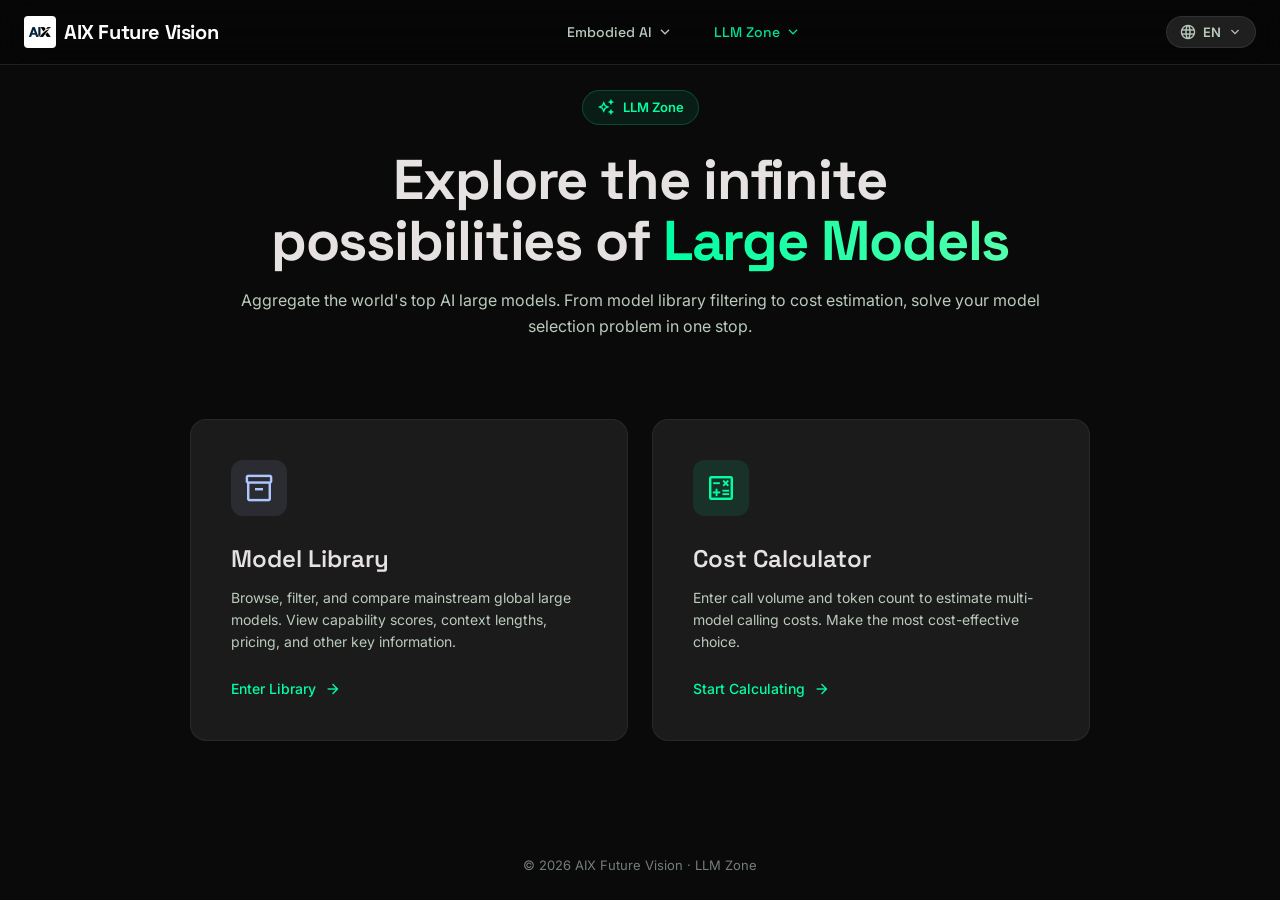
<file: index.html>
<!DOCTYPE html>
<html lang="zh-CN">
<head>
  <meta charset="UTF-8">
  <meta name="viewport" content="width=device-width, initial-scale=1.0">
  <script>
    // i18n bootstrap：避免英文模式下的中文闪烁(FOUC)
    // 必须在 CSS 加载前执行，提前给 <html> 加 .i18n-pending 类
    (function() {
      try {
        var lang = localStorage.getItem('aix_lang');
        if (!lang) {
          var nav = (navigator.language || navigator.userLanguage || '').toLowerCase();
          if (nav.indexOf('zh') === 0) lang = 'zh-CN';
          else if (nav.indexOf('en') === 0) lang = 'en';
          else lang = 'zh-CN';
        }
        if (lang === 'en') {
          document.documentElement.classList.add('i18n-pending');
        }
      } catch (e) {}
    })();
  </script>
  <title>AIX未来视野 - 大模型专区</title>
  <link rel="icon" href="assets/AIX.jpg" type="image/jpeg">
  <link rel="stylesheet" href="https://fonts.googleapis.com/css2?family=Space+Grotesk:wght@400;500;600;700;800&family=Inter:wght@400;500;600&display=swap">
  <link rel="stylesheet" href="https://fonts.googleapis.com/css2?family=Material+Symbols+Outlined:wght,FILL@100..700,0..1&display=swap">
  <link rel="stylesheet" href="css/style.css">
</head>
<body>
  <nav class="top-nav">
    <div class="nav-inner">
      <a href="/" class="logo-link">
        <img src="assets/AIX.jpg" alt="AIX Logo" class="logo-img">
        <span data-i18n="site.name">AIX未来视野</span>
      </a>
      <div class="nav-links">
        <div class="nav-dropdown">
          <a href="embodied.html" class="nav-link nav-link-with-arrow">
            <span data-i18n="nav.embodied">具身智能专区</span>
            <span class="material-symbols-outlined nav-arrow">expand_more</span>
          </a>
          <div class="nav-dropdown-menu">
            <a href="embodied.html" class="nav-dropdown-link">
              <span class="material-symbols-outlined">precision_manufacturing</span>
              <span data-i18n="nav.embodied_collect">数据采集服务</span>
            </a>
            <a href="annotate.html" class="nav-dropdown-link">
              <span class="material-symbols-outlined">edit_note</span>
              <span data-i18n="nav.annotate">数据标注工具</span>
            </a>
          </div>
        </div>
        <div class="nav-dropdown">
          <a href="/" class="nav-link nav-link-with-arrow active">
            <span data-i18n="nav.zone_llm">大模型专区</span>
            <span class="material-symbols-outlined nav-arrow">expand_more</span>
          </a>
          <div class="nav-dropdown-menu">
            <a href="models.html" class="nav-dropdown-link">
              <span class="material-symbols-outlined">inventory_2</span>
              <span data-i18n="nav.models">模型库</span>
            </a>
            <a href="calculator.html" class="nav-dropdown-link">
              <span class="material-symbols-outlined">calculate</span>
              <span data-i18n="nav.calculator">成本计算</span>
            </a>
          </div>
        </div>
      </div>
      <div class="nav-actions">
        <div class="lang-switcher">
          <button class="lang-current">
            <span class="material-symbols-outlined">language</span>
            <span class="lang-current-code">中</span>
            <span class="material-symbols-outlined lang-arrow">expand_more</span>
          </button>
          <div class="lang-menu">
            <a href="#" class="lang-option" data-lang="zh-CN">中文</a>
            <a href="#" class="lang-option" data-lang="en">English</a>
          </div>
        </div>
      </div>
    </div>
  </nav>

  <main class="main-content zone-main">
    <header class="zone-hero">
      <div class="zone-hero-tag">
        <span class="material-symbols-outlined">auto_awesome</span>
        <span data-i18n="index.hero_tag">大模型专区</span>
      </div>
      <h1 class="zone-hero-title" data-i18n-html="index.hero_title_full">探索 <span class="text-gradient">大模型</span> 的无限可能</h1>
      <p class="zone-hero-subtitle" data-i18n="index.hero_subtitle">聚合全球顶尖 AI 大模型，从模型库筛选到成本测算，一站式解决你的模型选型问题。</p>
    </header>

    <section class="zone-cards">
      <a href="models.html" class="zone-card">
        <div class="zone-card-icon zone-card-icon-blue">
          <span class="material-symbols-outlined">inventory_2</span>
        </div>
        <div class="zone-card-body">
          <h2 class="zone-card-title" data-i18n="index.card_models_title">模型库</h2>
          <p class="zone-card-desc" data-i18n="index.card_models_desc">浏览、筛选、对比全球主流大模型，了解能力评分、上下文长度、定价等关键信息。</p>
        </div>
        <div class="zone-card-footer">
          <span class="zone-card-action" data-i18n="index.card_models_action">进入模型库</span>
          <span class="material-symbols-outlined">arrow_forward</span>
        </div>
      </a>

      <a href="calculator.html" class="zone-card">
        <div class="zone-card-icon zone-card-icon-green">
          <span class="material-symbols-outlined">calculate</span>
        </div>
        <div class="zone-card-body">
          <h2 class="zone-card-title" data-i18n="index.card_calc_title">成本计算</h2>
          <p class="zone-card-desc" data-i18n="index.card_calc_desc">输入调用量与 Token 数，一键估算多模型调用成本，辅助你做出最具性价比的选择。</p>
        </div>
        <div class="zone-card-footer">
          <span class="zone-card-action" data-i18n="index.card_calc_action">开始计算</span>
          <span class="material-symbols-outlined">arrow_forward</span>
        </div>
      </a>
    </section>
  </main>

  <footer class="page-footer">
    <div class="footer-inner">
      <p data-i18n="site.footer_llm">© 2026 AIX未来视野 · 大模型专区</p>
    </div>
  </footer>
  <script src="js/i18n.js"></script>
</body>
</html>
</file>
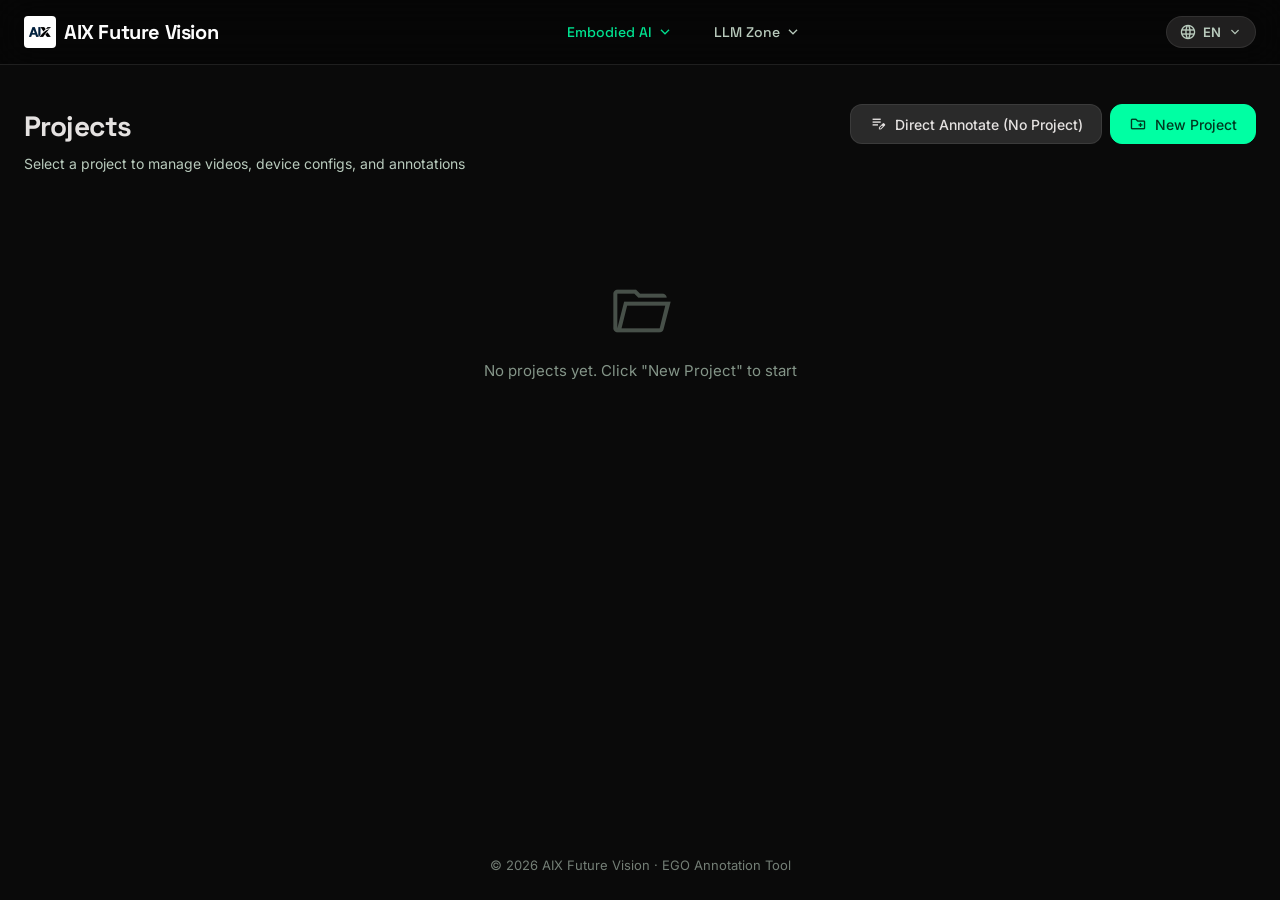
<file: annotate.html>
<!DOCTYPE html>
<html lang="zh-CN">
<head>
  <meta charset="UTF-8">
  <meta name="viewport" content="width=device-width, initial-scale=1.0">
  <script>
    // i18n bootstrap：避免英文模式下的中文闪烁(FOUC)
    // 必须在 CSS 加载前执行，提前给 <html> 加 .i18n-pending 类
    (function() {
      try {
        var lang = localStorage.getItem('aix_lang');
        if (!lang) {
          var nav = (navigator.language || navigator.userLanguage || '').toLowerCase();
          if (nav.indexOf('zh') === 0) lang = 'zh-CN';
          else if (nav.indexOf('en') === 0) lang = 'en';
          else lang = 'zh-CN';
        }
        if (lang === 'en') {
          document.documentElement.classList.add('i18n-pending');
        }
      } catch (e) {}
    })();
  </script>
  <title>AIX未来视野 - EGO 数据标注工具</title>
  <link rel="icon" href="assets/AIX.jpg" type="image/jpeg">
  <link rel="stylesheet" href="https://fonts.googleapis.com/css2?family=Space+Grotesk:wght@400;500;600;700;800&family=Inter:wght@400;500;600&display=swap">
  <link rel="stylesheet" href="https://fonts.googleapis.com/css2?family=Material+Symbols+Outlined:wght,FILL@100..700,0..1&display=swap">
  <link rel="stylesheet" href="css/style.css">
</head>
<body>
  <nav class="top-nav">
    <div class="nav-inner">
      <a href="/" class="logo-link">
        <img src="assets/AIX.jpg" alt="AIX Logo" class="logo-img">
        <span data-i18n="site.name">AIX未来视野</span>
      </a>
      <div class="nav-links">
        <div class="nav-dropdown">
          <a href="embodied.html" class="nav-link nav-link-with-arrow active">
            <span data-i18n="nav.embodied">具身智能专区</span>
            <span class="material-symbols-outlined nav-arrow">expand_more</span>
          </a>
          <div class="nav-dropdown-menu">
            <a href="embodied.html" class="nav-dropdown-link">
              <span class="material-symbols-outlined">precision_manufacturing</span>
              <span data-i18n="nav.embodied_collect">数据采集服务</span>
            </a>
            <a href="annotate.html" class="nav-dropdown-link">
              <span class="material-symbols-outlined">edit_note</span>
              <span data-i18n="nav.annotate">数据标注工具</span>
            </a>
          </div>
        </div>
        <div class="nav-dropdown">
          <a href="/" class="nav-link nav-link-with-arrow">
            <span data-i18n="nav.zone_llm">大模型专区</span>
            <span class="material-symbols-outlined nav-arrow">expand_more</span>
          </a>
          <div class="nav-dropdown-menu">
            <a href="models.html" class="nav-dropdown-link">
              <span class="material-symbols-outlined">inventory_2</span>
              <span data-i18n="nav.models">模型库</span>
            </a>
            <a href="calculator.html" class="nav-dropdown-link">
              <span class="material-symbols-outlined">calculate</span>
              <span data-i18n="nav.calculator">成本计算</span>
            </a>
          </div>
        </div>
      </div>
      <div class="nav-actions">
        <div class="lang-switcher">
          <button class="lang-current">
            <span class="material-symbols-outlined">language</span>
            <span class="lang-current-code">中</span>
            <span class="material-symbols-outlined lang-arrow">expand_more</span>
          </button>
          <div class="lang-menu">
            <a href="#" class="lang-option" data-lang="zh-CN">中文</a>
            <a href="#" class="lang-option" data-lang="en">English</a>
          </div>
        </div>
      </div>
    </div>
  </nav>

  <main class="main-content annotate-main">

    <!-- ===== 项目化管理面板（首屏） ===== -->
    <div class="annotate-project-panel" id="annotateProjectPanel">

      <!-- 项目列表视图 -->
      <section class="annotate-project-view annotate-project-list-view active" id="annotateProjectListView">
        <div class="annotate-project-view-header">
          <div class="annotate-project-view-title">
            <h2 data-i18n="annotate.project.list_title">项目</h2>
            <p data-i18n="annotate.project.list_subtitle">选择项目以管理视频、设备参数与标注</p>
          </div>
          <div class="annotate-project-view-actions">
            <button type="button" class="annotate-btn annotate-btn-secondary" id="annotateDirectAnnotateBtn">
              <span class="material-symbols-outlined">edit_note</span>
              <span data-i18n="annotate.project.direct_annotate">直接标注（无项目）</span>
            </button>
            <button type="button" class="annotate-btn annotate-btn-primary" id="annotateNewProjectBtn">
              <span class="material-symbols-outlined">create_new_folder</span>
              <span data-i18n="annotate.project.new_project">新建项目</span>
            </button>
          </div>
        </div>
        <div class="annotate-project-grid" id="annotateProjectList">
          <!-- 项目卡片由 renderProjectList() 动态渲染 -->
        </div>
        <div class="annotate-project-empty" id="annotateProjectListEmpty" hidden>
          <span class="material-symbols-outlined">folder_open</span>
          <p data-i18n="annotate.project.empty">暂无项目，点击"新建项目"开始</p>
        </div>
      </section>

      <!-- 新建项目表单视图 -->
      <section class="annotate-project-view annotate-project-form-view" id="annotateNewProjectFormView">
        <div class="annotate-project-view-header">
          <button type="button" class="annotate-btn annotate-btn-secondary annotate-btn-sm" id="annotateNewProjectBackBtn">
            <span class="material-symbols-outlined">arrow_back</span>
            <span data-i18n="annotate.project.back_to_list">返回项目列表</span>
          </button>
          <h2 data-i18n="annotate.project.new_project_title">新建项目</h2>
        </div>
        <div class="annotate-project-form">
          <div class="annotate-form-field">
            <label for="annotateProjectName" data-i18n="annotate.project.name">项目名称</label>
            <input type="text" id="annotateProjectName" class="annotate-input" data-i18n-attr="placeholder:annotate.project.name_placeholder">
          </div>
          <div class="annotate-form-field">
            <label for="annotateProjectDataSource" data-i18n="annotate.project.data_source">数据来源</label>
            <input type="text" id="annotateProjectDataSource" class="annotate-input" data-i18n-attr="placeholder:annotate.project.data_source_placeholder">
          </div>
          <div class="annotate-form-field annotate-form-field-full">
            <label for="annotateProjectRemark" data-i18n="annotate.project.remark">备注</label>
            <textarea id="annotateProjectRemark" class="annotate-input annotate-textarea" rows="3" data-i18n-attr="placeholder:annotate.project.remark_placeholder"></textarea>
          </div>
          <div class="annotate-project-form-actions">
            <button type="button" class="annotate-btn annotate-btn-secondary" id="annotateNewProjectCancelBtn" data-i18n="annotate.modal_cancel">取消</button>
            <button type="button" class="annotate-btn annotate-btn-primary" id="annotateNewProjectSubmitBtn" data-i18n="annotate.project.create">创建项目</button>
          </div>
        </div>
      </section>

      <!-- 项目详情视图（由 renderProjectDetail() 动态填充） -->
      <section class="annotate-project-view annotate-project-detail-view" id="annotateProjectDetailView">
      </section>

      <!-- 隐藏的文件输入（单视频 / 文件夹批量导入） -->
      <input type="file" id="annotateProjectVideoInput" accept="video/*" hidden>
      <input type="file" id="annotateProjectFolderInput" webkitdirectory multiple hidden>

      <!-- 导入进度条 -->
      <div class="annotate-project-import-progress" id="annotateProjectImportProgress" hidden>
        <div class="annotate-project-import-progress-bar">
          <div class="annotate-project-import-progress-fill" id="annotateProjectImportProgressFill"></div>
        </div>
        <span class="annotate-project-import-progress-text" id="annotateProjectImportProgressText">0 / 0</span>
      </div>
    </div>

    <!-- 页面头部 -->
    <header class="annotate-header" id="annotateHeader">
      <div class="annotate-header-tag">
        <span class="material-symbols-outlined">edit_note</span>
        <span data-i18n="annotate.header_tag">EGO 数据标注工具</span>
      </div>
      <h1 class="page-title" data-i18n-html="annotate.title_full">EGO 数据 <span class="text-gradient">标注工具</span></h1>
      <p class="page-subtitle" data-i18n="annotate.subtitle">上传 EGO 视频，逐帧完成手部检测、关键点、动作分割、手物交互标注，导出标准训练数据集。</p>
    </header>

    <!-- 批量标注导航条（仅批量标注模式显示） -->
    <div class="annotate-batch-nav" id="annotateBatchNav" hidden>
      <button type="button" class="annotate-btn annotate-btn-secondary annotate-btn-sm" id="annotateBatchPrevBtn" title="上一个视频">
        <span class="material-symbols-outlined">chevron_left</span>
        <span data-i18n="annotate.batch_nav_prev">上一个</span>
      </button>
      <div class="annotate-batch-nav-info">
        <span class="annotate-batch-nav-name" id="annotateBatchNavName">—</span>
        <span class="annotate-batch-nav-progress" id="annotateBatchNavProgress">0 / 0</span>
        <span class="annotate-batch-nav-status" id="annotateBatchNavStatus">—</span>
      </div>
      <button type="button" class="annotate-btn annotate-btn-primary annotate-btn-sm" id="annotateBatchNextBtn" title="下一个视频">
        <span data-i18n="annotate.batch_nav_next">下一个</span>
        <span class="material-symbols-outlined">chevron_right</span>
      </button>
      <button type="button" class="annotate-btn annotate-btn-danger annotate-btn-sm" id="annotateBatchExitBtn" title="退出批量标注">
        <span class="material-symbols-outlined">close</span>
      </button>
    </div>

    <!-- 步骤指示器 -->
    <div class="annotate-steps" id="annotateSteps">
      <div class="annotate-step-circle active" data-step="1">
        <span class="annotate-step-num">1</span>
        <span class="material-symbols-outlined annotate-step-check">check</span>
        <span class="annotate-step-label" data-i18n="annotate.step_upload">上传</span>
      </div>
      <div class="annotate-step-line"></div>
      <div class="annotate-step-circle" data-step="2">
        <span class="annotate-step-num">2</span>
        <span class="material-symbols-outlined annotate-step-check">check</span>
        <span class="annotate-step-label" data-i18n="annotate.step_meta">元信息</span>
      </div>
      <div class="annotate-step-line"></div>
      <div class="annotate-step-circle" data-step="3">
        <span class="annotate-step-num">3</span>
        <span class="material-symbols-outlined annotate-step-check">check</span>
        <span class="annotate-step-label" data-i18n="annotate.step_annotate">标注</span>
      </div>
      <div class="annotate-step-line"></div>
      <div class="annotate-step-circle" data-step="4">
        <span class="annotate-step-num">4</span>
        <span class="material-symbols-outlined annotate-step-check">check</span>
        <span class="annotate-step-label" data-i18n="annotate.step_preview">预览</span>
      </div>
      <div class="annotate-step-line"></div>
      <div class="annotate-step-circle" data-step="5">
        <span class="annotate-step-num">5</span>
        <span class="material-symbols-outlined annotate-step-check">check</span>
        <span class="annotate-step-label" data-i18n="annotate.step_export">导出</span>
      </div>
    </div>

    <!-- 步骤内容容器 -->
    <div class="annotate-step-content">

      <!-- 步骤 1：上传 -->
      <div class="annotate-step-1 active" id="annotateStep1">
        <div class="annotate-upload-zone" id="annotateUploadZone">
          <span class="material-symbols-outlined annotate-upload-icon">cloud_upload</span>
          <p class="annotate-upload-title" data-i18n="annotate.upload_title">拖拽视频文件到此处</p>
          <p class="annotate-upload-hint" data-i18n="annotate.upload_hint">支持 MP4 / WebM / MOV 格式，最大 500MB</p>
          <button type="button" class="annotate-btn annotate-btn-primary" id="annotateSelectFileBtn">
            <span class="material-symbols-outlined">folder_open</span>
            <span data-i18n="annotate.select_file">选择文件</span>
          </button>
          <input type="file" id="annotateFileInput" accept="video/*" hidden>
        </div>
        <div class="annotate-file-info" id="annotateFileInfo" hidden>
          <div class="annotate-file-info-row">
            <span class="material-symbols-outlined">movie</span>
            <div class="annotate-file-info-text">
              <span class="annotate-file-name" id="annotateFileName">—</span>
              <span class="annotate-file-meta" id="annotateFileMeta">—</span>
            </div>
            <button type="button" class="annotate-btn annotate-btn-danger annotate-btn-sm" id="annotateRemoveFileBtn">
              <span class="material-symbols-outlined">delete</span>
            </button>
          </div>
        </div>
      </div>

      <!-- 步骤 2：元信息（阶段 5：替换为 meta_info 8 个字段） -->
      <div class="annotate-step-2" id="annotateStep2">
        <div class="annotate-form-grid">
          <div class="annotate-form-field">
            <label for="annotateMetaDataSource" data-i18n="annotate.meta_info.data_source">数据来源 (data_source)</label>
            <input type="text" id="annotateMetaDataSource" class="annotate-input" data-i18n-attr="placeholder:annotate.meta_info.data_source_placeholder">
          </div>
          <div class="annotate-form-field">
            <label for="annotateMetaTrajectoryIndex" data-i18n="annotate.meta_info.trajectory_index">轨迹编号 (trajectory_index)</label>
            <input type="text" id="annotateMetaTrajectoryIndex" class="annotate-input" placeholder="traj_001" data-i18n-attr="placeholder:annotate.meta_info.trajectory_index_placeholder">
          </div>
          <div class="annotate-form-field">
            <label for="annotateMetaFps" data-i18n="annotate.meta_info.fps">FPS</label>
            <input type="number" id="annotateMetaFps" class="annotate-input" min="1" max="240" step="any" value="30">
          </div>
          <div class="annotate-form-field">
            <label for="annotateMetaNumFrames" data-i18n="annotate.meta_info.num_frames">总帧数 (num_frames)</label>
            <input type="number" id="annotateMetaNumFrames" class="annotate-input" min="0" step="1" value="0">
          </div>
          <div class="annotate-form-field">
            <label for="annotateMetaFrameName" data-i18n="annotate.meta_info.frame_name">相机名称列表 (frame_name)</label>
            <input type="text" id="annotateMetaFrameName" class="annotate-input" placeholder="cam_0, cam_1, ..." data-i18n-attr="placeholder:annotate.meta_info.frame_name_placeholder">
          </div>
          <div class="annotate-form-field">
            <label for="annotateMetaInstructionSubCamera" data-i18n="annotate.meta_info.instruction_sub_camera">主相机 (instruction_sub_camera)</label>
            <input type="text" id="annotateMetaInstructionSubCamera" class="annotate-input" placeholder="cam_0" data-i18n-attr="placeholder:annotate.meta_info.instruction_sub_camera_placeholder">
          </div>
          <div class="annotate-form-field">
            <label for="annotateMetaTaskSuccess" data-i18n="annotate.meta_info.task_success">任务成功 (task_success)</label>
            <label class="annotate-checkbox-wrap">
              <input type="checkbox" id="annotateMetaTaskSuccess" checked>
              <span data-i18n="annotate.meta_info.task_success_default">默认 True</span>
            </label>
          </div>
          <div class="annotate-form-field">
            <label for="annotateMetaTaskHorizon" data-i18n="annotate.meta_info.task_horizon">任务时长类型 (task_horizon)</label>
            <select id="annotateMetaTaskHorizon" class="annotate-input">
              <option value="NA" data-i18n="annotate.meta_info.task_horizon_na">NA</option>
              <option value="short" data-i18n="annotate.meta_info.task_horizon_short">short</option>
              <option value="long" data-i18n="annotate.meta_info.task_horizon_long">long</option>
            </select>
          </div>
          <div class="annotate-form-field annotate-form-field-full annotate-meta-info-hint">
            <p data-i18n="annotate.meta_info.hint">项目模式下，data_source / trajectory_index / frame_name / instruction_sub_camera 从项目配置自动带入；fps / num_frames 由视频自动检测。</p>
          </div>
        </div>
      </div>

      <!-- 步骤 3：标注 -->
      <div class="annotate-step-3" id="annotateStep3">
        <!-- 顶部 Tab -->
        <div class="annotate-tabs" id="annotateTabs">
          <button type="button" class="annotate-tab active" data-tab="hand_detection">
            <span class="material-symbols-outlined">back_hand</span>
            <span data-i18n="annotate.tab_hand_detection">手部检测</span>
          </button>
          <button type="button" class="annotate-tab" data-tab="keypoints">
            <span class="material-symbols-outlined">point_scan</span>
            <span data-i18n="annotate.tab_keypoints">关键点</span>
          </button>
          <button type="button" class="annotate-tab" data-tab="action">
            <span class="material-symbols-outlined">animation</span>
            <span data-i18n="annotate.tab_action">动作分割</span>
          </button>
          <button type="button" class="annotate-tab" data-tab="hand_object">
            <span class="material-symbols-outlined">pan_tool</span>
            <span data-i18n="annotate.tab_hand_object">手物交互</span>
          </button>
        </div>

        <!-- 工具栏 -->
        <div class="annotate-toolbar" id="annotateToolbar">
          <div class="annotate-toolbar-group">
            <button type="button" class="annotate-toolbar-btn" id="annotatePlayBtn" title="播放/暂停 (空格)">
              <span class="material-symbols-outlined">play_arrow</span>
            </button>
            <button type="button" class="annotate-toolbar-btn" id="annotatePrevFrameBtn" title="上一帧 (←)">
              <span class="material-symbols-outlined">skip_previous</span>
            </button>
            <button type="button" class="annotate-toolbar-btn" id="annotateNextFrameBtn" title="下一帧 (→)">
              <span class="material-symbols-outlined">skip_next</span>
            </button>
            <button type="button" class="annotate-toolbar-btn" id="annotateGoToBtn" title="跳转 (G)">
              <span class="material-symbols-outlined">tag</span>
            </button>
            <button type="button" class="annotate-toolbar-btn" id="annotateSpeedBtn" title="倍速 (S)">
              <span class="material-symbols-outlined">speed</span>
              <span class="annotate-speed-label" id="annotateSpeedLabel">1x</span>
            </button>
            <button type="button" class="annotate-toolbar-btn" id="annotateFullscreenBtn" title="全屏 (F)">
              <span class="material-symbols-outlined">fullscreen</span>
            </button>
          </div>
          <div class="annotate-toolbar-group">
            <span class="annotate-frame-label" id="annotateFrameLabel">Frame: 0 / 0</span>
            <span class="annotate-time-label" id="annotateTimeLabel" style="margin-left:12px;font-variant-numeric:tabular-nums;font-size:12px;color:var(--color-on-surface-variant);">00:00:00.00 / 00:00:00.00</span>
          </div>
          <div class="annotate-toolbar-group">
            <button type="button" class="annotate-btn annotate-btn-secondary annotate-btn-sm" id="importAnnotationsBtn" title="导入标注 (JSON)">
              <span class="material-symbols-outlined">file_upload</span>
              <span data-i18n="annotate.import">导入标注</span>
            </button>
            <button type="button" class="annotate-btn annotate-btn-danger annotate-btn-sm" id="annotateClearBtn">
              <span class="material-symbols-outlined">delete_sweep</span>
              <span data-i18n="annotate.clear_all">清空标注</span>
            </button>
          </div>
        </div>

        <!-- 进度条 -->
        <div class="annotate-progress-container" id="annotateProgressContainer" style="padding:8px 16px;background:var(--color-surface-container);border-radius:8px;margin-top:8px;display:flex;align-items:center;gap:10px;">
          <span class="material-symbols-outlined" style="font-size:18px;color:var(--color-on-surface-variant);">replay_10</span>
          <input type="range" id="annotateProgress" min="0" max="1000" value="0" step="1" class="annotate-progress-input" style="flex:1;width:100%;cursor:pointer;">
          <span class="material-symbols-outlined" style="font-size:18px;color:var(--color-on-surface-variant);">forward_10</span>
        </div>

        <!-- 工作区三栏布局 -->
        <div class="annotate-workspace">
          <!-- 左：视频+Canvas -->
          <div class="annotate-canvas-area" id="annotateCanvasArea">
            <video id="annotateVideo" class="annotate-video" playsinline></video>
            <canvas id="annotateCanvas" class="annotate-canvas"></canvas>
            <div class="annotate-empty-hint" id="annotateEmptyHint" hidden>
              <span class="material-symbols-outlined">videocam_off</span>
              <p data-i18n="annotate.no_video">未加载视频</p>
            </div>
            <!-- 缩放控件 -->
            <div class="annotate-zoom-controls" id="annotateZoomControls" hidden>
              <button type="button" class="annotate-zoom-btn" id="annotateZoomOut" title="缩小">
                <span class="material-symbols-outlined">remove</span>
              </button>
              <span class="annotate-zoom-level" id="annotateZoomLevel">100%</span>
              <button type="button" class="annotate-zoom-btn" id="annotateZoomIn" title="放大">
                <span class="material-symbols-outlined">add</span>
              </button>
              <button type="button" class="annotate-zoom-btn" id="annotateZoomReset" title="重置缩放（双击画布也可重置）">
                <span class="material-symbols-outlined">restart_alt</span>
              </button>
              <span class="annotate-zoom-hint" data-i18n="annotate.zoom_hint">滚轮缩放 · 中键拖拽 · 双击重置</span>
            </div>
          </div>

          <!-- 右：工具面板 -->
          <div class="annotate-panel" id="annotatePanel">
            <div class="annotate-panel-header">
              <h3 class="annotate-panel-title" id="annotatePanelTitle" data-i18n="annotate.panel_title_hand">手部检测</h3>
              <span class="annotate-panel-count" id="annotatePanelCount">0</span>
            </div>
            <div class="annotate-panel-actions">
              <button type="button" class="annotate-btn annotate-btn-primary annotate-btn-sm" id="annotateAddBtn">
                <span class="material-symbols-outlined">add</span>
                <span data-i18n="annotate.add_box">添加框</span>
              </button>
            </div>
            <!-- 手部检测属性面板：遮挡属性（仅在选中框时显示） -->
            <div id="handDetectionAttrPanel" class="annotate-attr-panel" style="display:none;padding:8px 12px;border-bottom:1px solid rgba(255,255,255,0.1);background:var(--color-surface-container-low,rgba(255,255,255,0.03));">
              <h4 style="margin:0 0 8px 0;font-size:12px;color:var(--color-on-surface-variant);font-weight:600;" data-i18n="annotate.attr_occlusion">遮挡属性</h4>
              <div style="display:flex;gap:12px;flex-wrap:wrap;align-items:center;">
                <label style="display:flex;align-items:center;gap:4px;font-size:12px;cursor:pointer;color:var(--color-on-surface);">
                  <input type="radio" name="occlusion" value="visible" style="cursor:pointer;"> <span data-i18n="annotate.occlusion_visible">Visible</span>
                </label>
                <label style="display:flex;align-items:center;gap:4px;font-size:12px;cursor:pointer;color:var(--color-on-surface);">
                  <input type="radio" name="occlusion" value="occluded" style="cursor:pointer;"> <span data-i18n="annotate.occlusion_occluded">Occluded</span>
                </label>
                <label style="display:flex;align-items:center;gap:4px;font-size:12px;cursor:pointer;color:var(--color-on-surface);">
                  <input type="radio" name="occlusion" value="truncated" style="cursor:pointer;"> <span data-i18n="annotate.occlusion_truncated">Truncated</span>
                </label>
              </div>
              <p id="handDetectionAttrHint" style="margin:6px 0 0 0;font-size:11px;color:var(--color-on-surface-variant);"></p>
            </div>
            <!-- 阶段 6：动作分割面板（仅 action tab 显示） -->
            <div id="actionPanel" class="annotate-action-panel" style="display:none;padding:10px 12px;border-bottom:1px solid rgba(255,255,255,0.1);background:var(--color-surface-container-low,rgba(255,255,255,0.03));">
              <div class="action-labels-header" style="display:flex;justify-content:space-between;align-items:center;margin-bottom:8px;">
                <h4 style="margin:0;font-size:12px;color:var(--color-on-surface-variant);font-weight:600;" data-i18n="annotate.labels">标签</h4>
                <button type="button" id="addActionLabelBtn" class="annotate-btn annotate-btn-secondary annotate-btn-sm" style="font-size:11px;padding:2px 8px;" data-i18n="annotate.add_label">+ 添加</button>
              </div>
              <div class="action-labels-list" id="actionLabelsList" style="max-height:160px;overflow-y:auto;margin-bottom:10px;"></div>
              <div class="action-segments-header" style="display:flex;justify-content:space-between;align-items:center;margin-bottom:6px;">
                <h4 style="margin:0;font-size:12px;color:var(--color-on-surface-variant);font-weight:600;" data-i18n="annotate.segments">时间段</h4>
              </div>
              <div class="action-segments-list" id="actionSegmentsList" style="max-height:200px;overflow-y:auto;"></div>
            </div>
            <!-- 阶段 5：关键点面板（仅 keypoints tab 显示） -->
            <div id="keypointsPanel" class="annotate-keypoints-panel" style="display:none;padding:10px 12px;border-bottom:1px solid rgba(255,255,255,0.1);background:var(--color-surface-container-low,rgba(255,255,255,0.03));">
              <div class="keypoints-hand-selector" style="margin-bottom:8px;">
                <label style="display:block;margin:0 0 4px 0;font-size:12px;color:var(--color-on-surface-variant);font-weight:600;" data-i18n="annotate.select_hand">选择手</label>
                <select id="keypointHandSelect" style="width:100%;padding:6px 8px;background:var(--color-surface-container-high);color:var(--color-on-surface);border:1px solid rgba(255,255,255,0.1);border-radius:6px;font-size:13px;cursor:pointer;"></select>
              </div>
              <div class="keypoints-progress" style="display:flex;justify-content:space-between;align-items:center;margin-bottom:6px;font-size:12px;color:var(--color-on-surface-variant);">
                <span data-i18n="annotate.progress">进度</span>
                <span id="keypointProgress" style="color:var(--color-on-surface);font-variant-numeric:tabular-nums;font-weight:600;">0/21</span>
              </div>
              <div class="keypoints-next-hint" style="display:flex;justify-content:space-between;align-items:center;margin-bottom:8px;padding:6px 8px;background:var(--color-surface-container-high);border-radius:6px;font-size:12px;">
                <span style="color:var(--color-on-surface-variant);" data-i18n="annotate.next_point">下一个</span>
                <span id="keypointNextHint" style="color:#00E5FF;font-weight:600;">-</span>
              </div>
              <div class="keypoints-actions" style="display:flex;gap:6px;margin-bottom:8px;">
                <button type="button" id="copyPrevFrameBtn" class="annotate-btn annotate-btn-secondary annotate-btn-sm" style="flex:1;justify-content:center;font-size:12px;">
                  <span class="material-symbols-outlined" style="font-size:14px;">content_copy</span>
                  <span data-i18n="annotate.copy_prev">复制上一帧</span>
                </button>
                <button type="button" id="clearCurrentFrameBtn" class="annotate-btn annotate-btn-danger annotate-btn-sm" style="flex:1;justify-content:center;font-size:12px;">
                  <span class="material-symbols-outlined" style="font-size:14px;">delete</span>
                  <span data-i18n="annotate.clear_frame">清除当前帧</span>
                </button>
              </div>
              <div class="keypoints-list" id="keypointsList" style="max-height:240px;overflow-y:auto;"></div>
            </div>
            <!-- 阶段 7：手物交互面板（仅 hand_object tab 显示） -->
            <div id="handObjectPanel" class="annotate-handobject-panel" style="display:none;padding:10px 12px;border-bottom:1px solid rgba(255,255,255,0.1);background:var(--color-surface-container-low,rgba(255,255,255,0.03));">
              <div class="handobject-header" style="display:flex;justify-content:space-between;align-items:center;margin-bottom:8px;">
                <h4 style="margin:0;font-size:12px;color:var(--color-on-surface-variant);font-weight:600;" data-i18n="annotate.hand_object">手物交互</h4>
                <button type="button" id="addRelationBtn" class="annotate-btn annotate-btn-secondary annotate-btn-sm" style="font-size:11px;padding:2px 8px;" data-i18n="annotate.add_relation">+ 添加关系</button>
              </div>
              <div class="handobject-objects" style="margin-bottom:10px;">
                <h5 style="margin:0 0 4px 0;font-size:11px;color:var(--color-on-surface-variant);font-weight:600;" data-i18n="annotate.objects">物体</h5>
                <div id="objectsList" style="max-height:160px;overflow-y:auto;"></div>
              </div>
              <div class="handobject-relations">
                <h5 style="margin:0 0 4px 0;font-size:11px;color:var(--color-on-surface-variant);font-weight:600;" data-i18n="annotate.relations">关系</h5>
                <div id="relationsList" style="max-height:240px;overflow-y:auto;"></div>
              </div>
              <p id="handObjectHint" style="margin:6px 0 0 0;font-size:11px;color:var(--color-on-surface-variant);"></p>
            </div>
            <div class="annotate-panel-list" id="annotatePanelList">
              <div class="annotate-panel-empty" id="annotatePanelEmpty">
                <span class="material-symbols-outlined">inbox</span>
                <p data-i18n="annotate.panel_empty">暂无标注</p>
              </div>
            </div>
            <div class="annotate-shortcut-hint" id="annotateShortcutHint">
              <span data-i18n="annotate.shortcut_hint">快捷键：空格=播放 ←→=逐帧 G=跳转 S=倍速 F=全屏 Del=删除 1-4=切换Tab</span>
            </div>
          </div>

          <!-- 底：时间轴 -->
          <div class="annotate-timeline" id="annotateTimeline">
            <canvas id="annotateTimelineCanvas" class="annotate-timeline-canvas"></canvas>
            <div class="annotate-timeline-cursor" id="annotateTimelineCursor"></div>
            <div class="annotate-timeline-marker" id="annotateTimelineMarker" hidden></div>
          </div>
        </div>
      </div>

      <!-- 步骤 4：预览（阶段 9：复用步骤 3 的 video+canvas，通过 CSS 全屏化） -->
      <div class="annotate-step-4" id="annotateStep4">
        <div class="annotate-preview" id="annotatePreview">
          <!-- 预览控制条（fixed 定位在屏幕底部，body.preview-mode 下显示） -->
          <div class="annotate-preview-controls" id="annotatePreviewControls">
            <button type="button" class="annotate-btn annotate-btn-secondary annotate-preview-btn" id="annotatePreviewPlayBtn" title="播放/暂停" data-i18n-title="annotate.preview_play">
              <span class="material-symbols-outlined">play_arrow</span>
            </button>
            <button type="button" class="annotate-btn annotate-btn-secondary annotate-preview-btn" id="annotatePreviewSpeedBtn" title="倍速" data-i18n-title="annotate.speed">
              <span class="material-symbols-outlined">speed</span>
              <span class="annotate-preview-speed-label" id="annotatePreviewSpeedLabel">1x</span>
            </button>
            <input type="range" id="annotatePreviewProgress" min="0" max="1000" value="0" step="1" class="annotate-progress-input annotate-preview-progress-input" title="进度">
            <button type="button" class="annotate-btn annotate-btn-primary annotate-preview-btn" id="annotatePreviewBackBtn" title="返回标注" data-i18n-title="annotate.back_to_annotate">
              <span class="material-symbols-outlined">arrow_back</span>
              <span data-i18n="annotate.preview_back">返回标注</span>
            </button>
            <span class="annotate-preview-time" id="annotatePreviewTime">00:00:00.00 / 00:00:00.00</span>
            <label class="annotate-preview-toggle">
              <input type="checkbox" id="annotatePreviewShowHand" checked>
              <span data-i18n="annotate.preview_show_hand">显示手部</span>
            </label>
            <label class="annotate-preview-toggle">
              <input type="checkbox" id="annotatePreviewShowKeypoint" checked>
              <span data-i18n="annotate.preview_show_keypoint">显示关键点</span>
            </label>
            <label class="annotate-preview-toggle">
              <input type="checkbox" id="annotatePreviewShowAction" checked>
              <span data-i18n="annotate.preview_show_action">显示动作段</span>
            </label>
            <label class="annotate-preview-toggle">
              <input type="checkbox" id="annotatePreviewShowHandObject" checked>
              <span data-i18n="annotate.preview_show_hand_object">显示手物交互</span>
            </label>
          </div>
        </div>
      </div>

      <!-- 步骤 5：导出 -->
      <div class="annotate-step-5" id="annotateStep5">
        <div class="annotate-export">
          <div class="annotate-export-card">
            <h2 class="annotate-export-title" data-i18n="annotate.export_title">导出标注数据</h2>
            <p class="annotate-export-desc" data-i18n="annotate.export_desc">确认标注内容无误后，选择导出格式。</p>
            <div class="annotate-stats" id="annotateStats">
              <div class="annotate-stat">
                <span class="annotate-stat-number" id="annotateStatHand">0</span>
                <span class="annotate-stat-label" data-i18n="annotate.stat_hand">手部框</span>
              </div>
              <div class="annotate-stat">
                <span class="annotate-stat-number" id="annotateStatKeypoint">0</span>
                <span class="annotate-stat-label" data-i18n="annotate.stat_keypoint">关键点</span>
              </div>
              <div class="annotate-stat">
                <span class="annotate-stat-number" id="annotateStatSegment">0</span>
                <span class="annotate-stat-label" data-i18n="annotate.stat_segment">动作段</span>
              </div>
              <div class="annotate-stat">
                <span class="annotate-stat-number" id="annotateStatRelation">0</span>
                <span class="annotate-stat-label" data-i18n="annotate.stat_relation">手物关系</span>
              </div>
              <div class="annotate-stat">
                <span class="annotate-stat-number" id="annotateStatObjects">0</span>
                <span class="annotate-stat-label" data-i18n="annotate.stat_objects">物体框</span>
              </div>
              <div class="annotate-stat">
                <span class="annotate-stat-number" id="annotateStatFrames">0</span>
                <span class="annotate-stat-label" data-i18n="annotate.stat_frames">已标帧</span>
              </div>
              <div class="annotate-stat">
                <span class="annotate-stat-number" id="annotateStatDuration">0s</span>
                <span class="annotate-stat-label" data-i18n="annotate.stat_duration">时长</span>
              </div>
            </div>
            <div class="annotate-export-actions">
              <button type="button" class="annotate-btn annotate-btn-primary" id="exportHdf5Btn">
                <span class="material-symbols-outlined">download</span>
                <span data-i18n="annotate.export_hdf5">导出 HDF5</span>
              </button>
              <button type="button" class="annotate-btn annotate-btn-secondary" id="exportJsonBtn">
                <span class="material-symbols-outlined">file_download</span>
                <span data-i18n="annotate.export_json">导出 JSON</span>
              </button>
              <button type="button" class="annotate-btn annotate-btn-secondary" id="annotateExportCocoBtn">
                <span class="material-symbols-outlined">data_object</span>
                <span data-i18n="annotate.export_coco">导出 COCO</span>
              </button>
              <button type="button" class="annotate-btn annotate-btn-secondary" id="annotateExportCsvBtn">
                <span class="material-symbols-outlined">table_view</span>
                <span data-i18n="annotate.export_csv">导出 CSV</span>
              </button>
            </div>
          </div>
        </div>
      </div>

    </div>

    <!-- 步骤导航按钮 -->
    <div class="annotate-step-nav" id="annotateStepNav">
      <button type="button" class="annotate-btn annotate-btn-secondary" id="annotatePrevBtn">
        <span class="material-symbols-outlined">arrow_back</span>
        <span data-i18n="annotate.prev_step">上一步</span>
      </button>
      <span class="annotate-step-nav-info" id="annotateStepNavInfo">1 / 5</span>
      <button type="button" class="annotate-btn annotate-btn-primary" id="annotateNextBtn">
        <span data-i18n="annotate.next_step">下一步</span>
        <span class="material-symbols-outlined">arrow_forward</span>
      </button>
    </div>

  </main>

  <footer class="page-footer">
    <div class="footer-inner">
      <p data-i18n="site.footer_annotate">© 2026 AIX未来视野 · EGO 数据标注工具</p>
    </div>
  </footer>

  <!-- 弹窗：通用提示（左/右手、动作标签等） -->
  <div class="annotate-modal" id="annotateModal" hidden>
    <div class="annotate-modal-overlay" id="annotateModalOverlay"></div>
    <div class="annotate-modal-content" id="annotateModalContent">
      <div class="annotate-modal-header">
        <h3 class="annotate-modal-title" id="annotateModalTitle">提示</h3>
        <button type="button" class="annotate-modal-close" id="annotateModalCloseBtn">
          <span class="material-symbols-outlined">close</span>
        </button>
      </div>
      <div class="annotate-modal-body" id="annotateModalBody">
        <!-- 动态内容 -->
      </div>
      <div class="annotate-modal-footer" id="annotateModalFooter">
        <button type="button" class="annotate-btn annotate-btn-secondary" id="annotateModalCancelBtn" data-i18n="annotate.modal_cancel">取消</button>
        <button type="button" class="annotate-btn annotate-btn-primary" id="annotateModalConfirmBtn" data-i18n="annotate.modal_confirm">确认</button>
      </div>
    </div>
  </div>

  <script src="js/config.js"></script>
  <script src="js/i18n.js"></script>
  <script src="js/annotate-process.js"></script>
  <script src="js/annotate.js"></script>
  <script src="js/annotate-canvas.js"></script>
  <script src="js/annotate-export.js"></script>
</body>
</html>
</file>
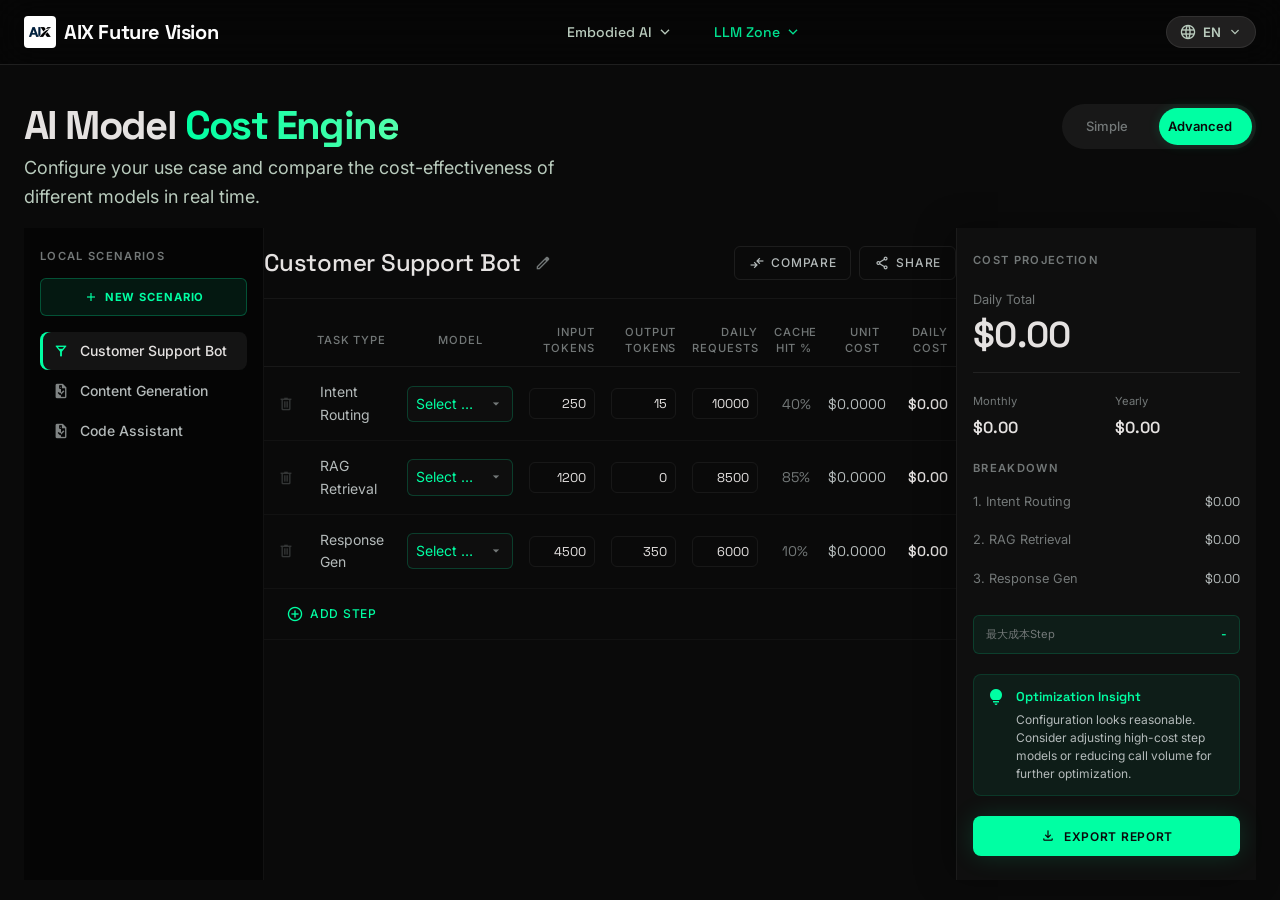
<file: calculator-pro.html>
<!DOCTYPE html>
<html lang="zh-CN">
<head>
  <meta charset="UTF-8">
  <meta name="viewport" content="width=device-width, initial-scale=1.0">
  <script>
    // i18n bootstrap：避免英文模式下的中文闪烁(FOUC)
    // 必须在 CSS 加载前执行，提前给 <html> 加 .i18n-pending 类
    (function() {
      try {
        var lang = localStorage.getItem('aix_lang');
        if (!lang) {
          var nav = (navigator.language || navigator.userLanguage || '').toLowerCase();
          if (nav.indexOf('zh') === 0) lang = 'zh-CN';
          else if (nav.indexOf('en') === 0) lang = 'en';
          else lang = 'zh-CN';
        }
        if (lang === 'en') {
          document.documentElement.classList.add('i18n-pending');
        }
      } catch (e) {}
    })();
  </script>
  <title>AIX未来视野 - AI 模型成本引擎</title>
  <link rel="icon" href="assets/AIX.jpg" type="image/jpeg">
  <link rel="stylesheet" href="https://fonts.googleapis.com/css2?family=Space+Grotesk:wght@400;500;600;700;800&family=Inter:wght@400;500;600&display=swap">
  <link rel="stylesheet" href="https://fonts.googleapis.com/css2?family=Material+Symbols+Outlined:wght,FILL@100..700,0..1&display=swap">
  <link rel="stylesheet" href="css/style.css">
  <link rel="stylesheet" href="css/calculator.css">
  <link rel="stylesheet" href="css/calculator-pro.css">
</head>
<body>
  <nav class="top-nav">
    <div class="nav-inner">
      <a href="/" class="logo-link">
        <img src="assets/AIX.jpg" alt="AIX Logo" class="logo-img">
        <span data-i18n="site.name">AIX未来视野</span>
      </a>
      <div class="nav-links">
        <div class="nav-dropdown">
          <a href="embodied.html" class="nav-link nav-link-with-arrow">
            <span data-i18n="nav.embodied">具身智能专区</span>
            <span class="material-symbols-outlined nav-arrow">expand_more</span>
          </a>
          <div class="nav-dropdown-menu">
            <a href="embodied.html" class="nav-dropdown-link">
              <span class="material-symbols-outlined">precision_manufacturing</span>
              <span data-i18n="nav.embodied_collect">数据采集服务</span>
            </a>
            <a href="annotate.html" class="nav-dropdown-link">
              <span class="material-symbols-outlined">edit_note</span>
              <span data-i18n="nav.annotate">数据标注工具</span>
            </a>
          </div>
        </div>
        <div class="nav-dropdown">
          <a href="/" class="nav-link nav-link-with-arrow active">
            <span data-i18n="nav.zone_llm">大模型专区</span>
            <span class="material-symbols-outlined nav-arrow">expand_more</span>
          </a>
          <div class="nav-dropdown-menu">
            <a href="models.html" class="nav-dropdown-link">
              <span class="material-symbols-outlined">inventory_2</span>
              <span data-i18n="nav.models">模型库</span>
            </a>
            <a href="calculator.html" class="nav-dropdown-link">
              <span class="material-symbols-outlined">calculate</span>
              <span data-i18n="nav.calculator">成本计算</span>
            </a>
          </div>
        </div>
      </div>
      <div class="nav-actions">
        <div class="lang-switcher">
          <button class="lang-current">
            <span class="material-symbols-outlined">language</span>
            <span class="lang-current-code">中</span>
            <span class="material-symbols-outlined lang-arrow">expand_more</span>
          </button>
          <div class="lang-menu">
            <a href="#" class="lang-option" data-lang="zh-CN">中文</a>
            <a href="#" class="lang-option" data-lang="en">English</a>
          </div>
        </div>
      </div>
    </div>
  </nav>

  <div class="calc-pro-container">
    <div class="calc-pro-header-bar">
      <div class="calc-pro-header-left">
        <h1 class="page-title" data-i18n-html="calc.page_title_full">AI 模型<span class="text-gradient">成本引擎</span></h1>
        <p class="page-subtitle" data-i18n="calc.page_subtitle">配置您的使用场景，实时比较不同模型的成本效益。</p>
      </div>
      <div class="calc-pro-header-right">
        <div class="calc-switcher-track">
          <div class="calc-switcher-thumb" id="switcherThumb"></div>
          <a href="calculator.html" class="calc-switch-btn" data-mode="simple" data-i18n="calc.switch_simple">简单计算</a>
          <a href="calculator-pro.html" class="calc-switch-btn active" data-mode="pro" data-i18n="calc.switch_pro">高级场景</a>
        </div>
      </div>
    </div>

    <div class="calc-pro-content">
      <div class="calc-pro-sidebar">
      <div class="calc-pro-sidebar-header">
        <span class="calc-pro-sidebar-title" data-i18n="calc_pro.local_scenarios">Local Scenarios</span>
        <button class="calc-pro-new-btn" id="addScenarioBtn">
          <span class="material-symbols-outlined">add</span>
          <span data-i18n="calc_pro.new_scenario">New Scenario</span>
        </button>
      </div>
      <div class="calc-pro-scenarios" id="scenarioListItems"></div>
    </div>

    <div class="calc-pro-workspace">
      <div class="calc-pro-workspace-header">
        <div class="calc-pro-workspace-left">
          <h1 class="calc-pro-workspace-title" id="scenarioName">Customer Support Bot</h1>
          <button class="calc-pro-icon-btn" id="editScenarioNameBtn">
            <span class="material-symbols-outlined">edit</span>
          </button>
        </div>
        <div class="calc-pro-workspace-right">
          <button class="calc-pro-action-btn" id="compareBtn">
            <span class="material-symbols-outlined">compare_arrows</span>
            <span data-i18n="calc_pro.compare">Compare</span>
          </button>
          <button class="calc-pro-action-btn" id="shareBtn">
            <span class="material-symbols-outlined">share</span>
            <span data-i18n="calc_pro.share">Share</span>
          </button>
        </div>
      </div>

      <div class="calc-pro-table-wrapper">
        <table class="calc-pro-table">
          <thead>
            <tr>
              <th style="width: 40px;"></th>
              <th data-i18n="calc_pro.th_task">Task Type</th>
              <th data-i18n="calc_pro.th_model">Model</th>
              <th style="text-align: right;" data-i18n="calc_pro.th_input">Input Tokens</th>
              <th style="text-align: right;" data-i18n="calc_pro.th_output">Output Tokens</th>
              <th style="text-align: right;" data-i18n="calc_pro.th_daily">Daily Requests</th>
              <th style="text-align: right;" data-i18n="calc_pro.th_cache">Cache Hit %</th>
              <th style="text-align: right;" data-i18n="calc_pro.th_unit_cost">Unit Cost</th>
              <th style="text-align: right;" data-i18n="calc_pro.th_daily_cost">Daily Cost</th>
            </tr>
          </thead>
          <tbody id="costTableBody"></tbody>
        </table>
      </div>
    </div>

    <div class="calc-pro-summary">
      <div class="calc-pro-summary-header">Cost Projection</div>
      
      <div class="calc-pro-daily-total">
        <div class="calc-pro-daily-label">Daily Total</div>
        <div class="calc-pro-daily-value" id="totalDailyCost">$0.00</div>
      </div>

      <div class="calc-pro-monthly-yearly">
        <div class="calc-pro-my-col">
          <div class="calc-pro-my-label">Monthly</div>
          <div class="calc-pro-my-value" id="totalMonthlyCost">$0.00</div>
        </div>
        <div class="calc-pro-my-col">
          <div class="calc-pro-my-label">Yearly</div>
          <div class="calc-pro-my-value" id="totalYearlyCost">$0.00</div>
        </div>
      </div>

      <div class="calc-pro-breakdown-section">
        <div class="calc-pro-breakdown-header">Breakdown</div>
        <div class="calc-pro-breakdown-list" id="breakdownList"></div>
      </div>

      <div class="calc-pro-max-cost" id="maxCostDisplay">
        <span class="calc-pro-max-label">最大成本Step</span>
        <span class="calc-pro-max-value" id="maxCostStep">-</span>
      </div>

      <div class="calc-pro-insight" id="optimizationInsight">
        <span class="material-symbols-outlined">lightbulb</span>
        <div class="calc-pro-insight-content">
          <div class="calc-pro-insight-title">Optimization Insight</div>
          <div class="calc-pro-insight-text" id="insightText">添加步骤以获取优化建议</div>
        </div>
      </div>

      <button class="calc-pro-export-btn" id="exportBtn">
        <span class="material-symbols-outlined">download</span>
        Export Report
      </button>
    </div>
    </div>

  <div class="calc-pro-modal-overlay" id="modelSelectorModal">
    <div class="calc-pro-modal">
      <div class="calc-pro-modal-header">
        <span class="calc-pro-modal-title" data-i18n="calc_pro.select_model">Select Model</span>
        <button class="calc-pro-modal-close" id="closeModalBtn">
          <span class="material-symbols-outlined">close</span>
        </button>
      </div>
      <div class="calc-pro-modal-search-wrap">
        <span class="material-symbols-outlined calc-pro-search-icon">search</span>
        <input type="text" class="calc-pro-modal-search" id="modelSearchInput" placeholder="Search model name, provider..." data-i18n-attr="placeholder:calc_pro.search_placeholder">
      </div>
      <div class="calc-pro-modal-list" id="modelSelectorList"></div>
    </div>
  </div>

  <script src="js/config.js"></script>
  <script src="js/i18n.js"></script>
  <script src="js/calculator-pro.js"></script>
</body>
</html>
</file>
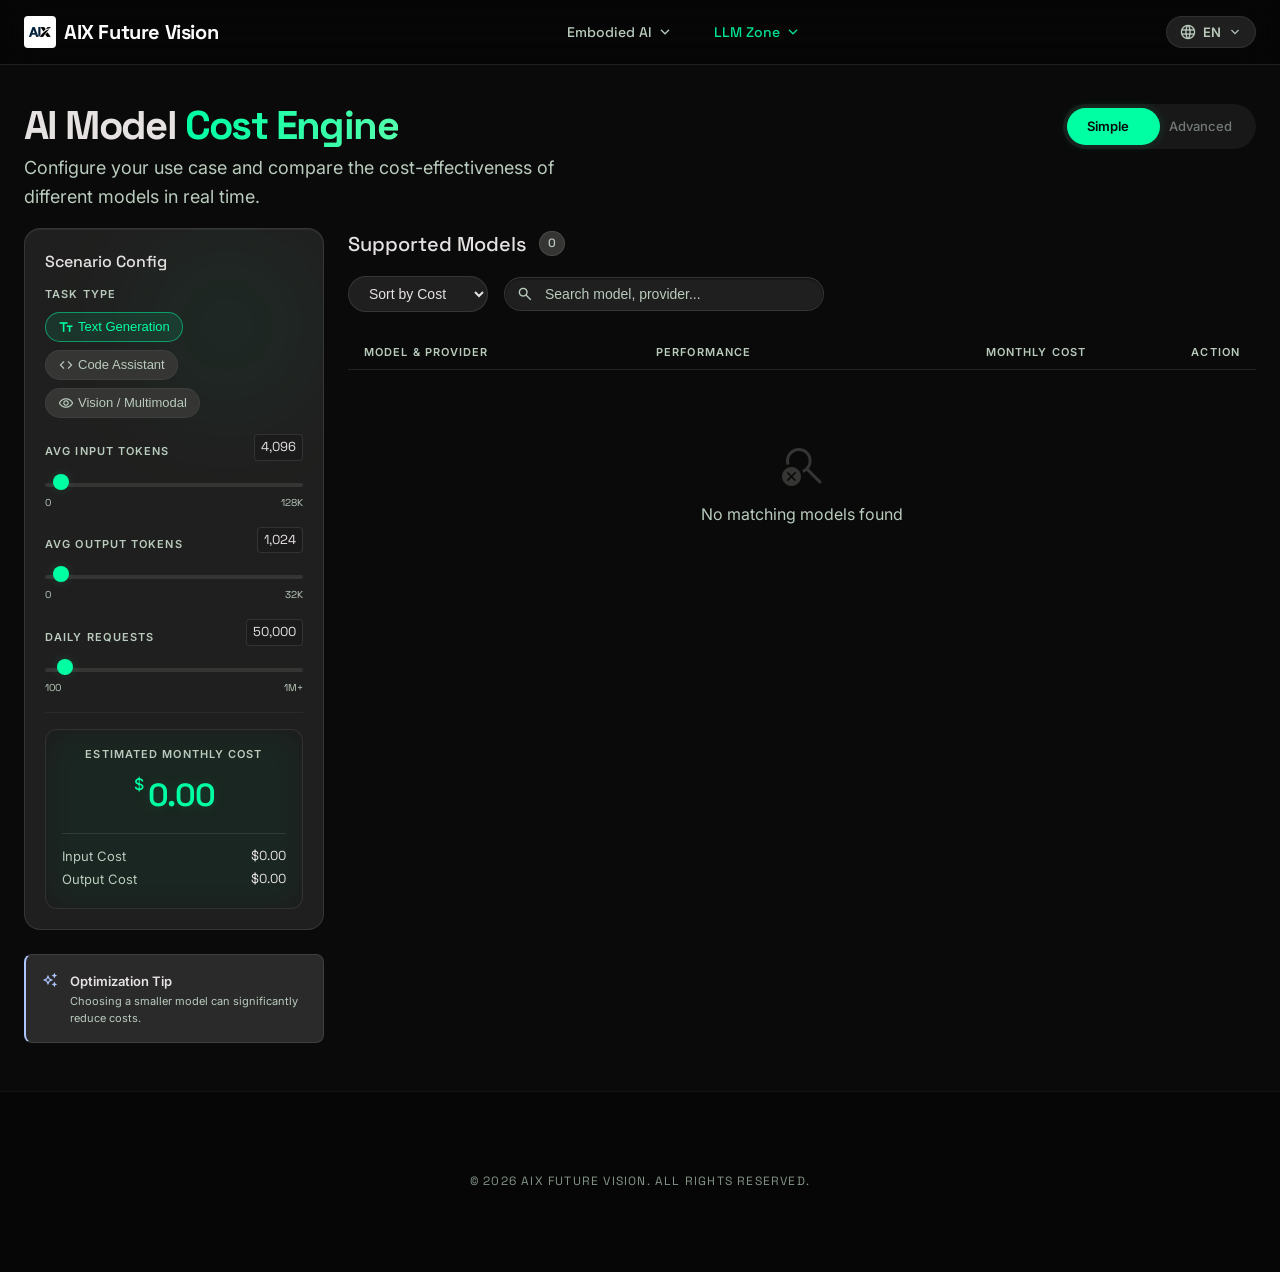
<file: calculator.html>
<!DOCTYPE html>
<html lang="zh-CN">
<head>
  <meta charset="UTF-8">
  <meta name="viewport" content="width=device-width, initial-scale=1.0">
  <script>
    // i18n bootstrap：避免英文模式下的中文闪烁(FOUC)
    // 必须在 CSS 加载前执行，提前给 <html> 加 .i18n-pending 类
    (function() {
      try {
        var lang = localStorage.getItem('aix_lang');
        if (!lang) {
          var nav = (navigator.language || navigator.userLanguage || '').toLowerCase();
          if (nav.indexOf('zh') === 0) lang = 'zh-CN';
          else if (nav.indexOf('en') === 0) lang = 'en';
          else lang = 'zh-CN';
        }
        if (lang === 'en') {
          document.documentElement.classList.add('i18n-pending');
        }
      } catch (e) {}
    })();
  </script>
  <title>AIX未来视野 - AI 模型成本引擎</title>
  <link rel="icon" href="assets/AIX.jpg" type="image/jpeg">
  <link rel="stylesheet" href="https://fonts.googleapis.com/css2?family=Space+Grotesk:wght@400;500;600;700;800&family=Inter:wght@400;500;600&display=swap">
  <link rel="stylesheet" href="https://fonts.googleapis.com/css2?family=Material+Symbols+Outlined:wght,FILL@100..700,0..1&display=swap">
  <link rel="stylesheet" href="css/style.css">
  <link rel="stylesheet" href="css/calculator.css">
</head>
<body>
  <nav class="top-nav">
    <div class="nav-inner">
      <a href="/" class="logo-link">
        <img src="assets/AIX.jpg" alt="AIX Logo" class="logo-img">
        <span data-i18n="site.name">AIX未来视野</span>
      </a>
      <div class="nav-links">
        <div class="nav-dropdown">
          <a href="embodied.html" class="nav-link nav-link-with-arrow">
            <span data-i18n="nav.embodied">具身智能专区</span>
            <span class="material-symbols-outlined nav-arrow">expand_more</span>
          </a>
          <div class="nav-dropdown-menu">
            <a href="embodied.html" class="nav-dropdown-link">
              <span class="material-symbols-outlined">precision_manufacturing</span>
              <span data-i18n="nav.embodied_collect">数据采集服务</span>
            </a>
            <a href="annotate.html" class="nav-dropdown-link">
              <span class="material-symbols-outlined">edit_note</span>
              <span data-i18n="nav.annotate">数据标注工具</span>
            </a>
          </div>
        </div>
        <div class="nav-dropdown">
          <a href="/" class="nav-link nav-link-with-arrow active">
            <span data-i18n="nav.zone_llm">大模型专区</span>
            <span class="material-symbols-outlined nav-arrow">expand_more</span>
          </a>
          <div class="nav-dropdown-menu">
            <a href="models.html" class="nav-dropdown-link">
              <span class="material-symbols-outlined">inventory_2</span>
              <span data-i18n="nav.models">模型库</span>
            </a>
            <a href="calculator.html" class="nav-dropdown-link">
              <span class="material-symbols-outlined">calculate</span>
              <span data-i18n="nav.calculator">成本计算</span>
            </a>
          </div>
        </div>
      </div>
      <div class="nav-actions">
        <div class="lang-switcher">
          <button class="lang-current">
            <span class="material-symbols-outlined">language</span>
            <span class="lang-current-code">中</span>
            <span class="material-symbols-outlined lang-arrow">expand_more</span>
          </button>
          <div class="lang-menu">
            <a href="#" class="lang-option" data-lang="zh-CN">中文</a>
            <a href="#" class="lang-option" data-lang="en">English</a>
          </div>
        </div>
      </div>
    </div>
  </nav>

  <main class="calc-main">
    <div class="calc-header-bar">
      <div class="calc-header-left">
        <h1 class="page-title" data-i18n-html="calc.page_title_full">AI 模型<span class="text-gradient">成本引擎</span></h1>
        <p class="page-subtitle" data-i18n="calc.page_subtitle">配置您的使用场景，实时比较不同模型的成本效益。</p>
      </div>
      <div class="calc-header-right">
        <div class="calc-switcher-track">
          <div class="calc-switcher-thumb" id="switcherThumb"></div>
          <a href="calculator.html" class="calc-switch-btn active" data-i18n="calc.switch_simple">简单计算</a>
          <a href="calculator-pro.html" class="calc-switch-btn" data-i18n="calc.switch_pro">高级场景</a>
        </div>
      </div>
    </div>

    <div class="calc-content">
        <div class="calc-sidebar">
        <div class="calc-config-panel">
          <h2 class="calc-panel-title" data-i18n="calc.panel_config">场景配置</h2>
          
          <div class="calc-section">
            <span class="calc-section-label" data-i18n="calc.task_type">任务类型</span>
            <div class="calc-chips" id="taskTypeChips">
              <button class="calc-chip active" data-task="text">
                <span class="material-symbols-outlined chip-icon">text_fields</span>
                <span data-i18n="calc.task_text">文本生成</span>
              </button>
              <button class="calc-chip" data-task="code">
                <span class="material-symbols-outlined chip-icon">code</span>
                <span data-i18n="calc.task_code">代码助手</span>
              </button>
              <button class="calc-chip" data-task="vision">
                <span class="material-symbols-outlined chip-icon">visibility</span>
                <span data-i18n="calc.task_vision">视觉/多模态</span>
              </button>
            </div>
          </div>

          <div class="calc-section">
            <div class="calc-slider-group">
              <div class="calc-slider-header">
                <label class="calc-slider-label" data-i18n="calc.label_input_tokens">平均输入 Tokens</label>
                <span class="calc-slider-value" id="inputTokenValue">4,096</span>
              </div>
              <input type="range" class="calc-slider" id="inputTokens" min="0" max="128000" value="4096" step="256">
              <div class="calc-slider-limits">
                <span>0</span>
                <span>128K</span>
              </div>
            </div>

            <div class="calc-slider-group">
              <div class="calc-slider-header">
                <label class="calc-slider-label" data-i18n="calc.label_output_tokens">平均输出 Tokens</label>
                <span class="calc-slider-value" id="outputTokenValue">1,024</span>
              </div>
              <input type="range" class="calc-slider" id="outputTokens" min="0" max="32000" value="1024" step="128">
              <div class="calc-slider-limits">
                <span>0</span>
                <span>32K</span>
              </div>
            </div>

            <div class="calc-slider-group">
              <div class="calc-slider-header">
                <label class="calc-slider-label" data-i18n="calc.label_daily_requests">每日请求数</label>
                <span class="calc-slider-value" id="dailyRequestsValue">50,000</span>
              </div>
              <input type="range" class="calc-slider" id="dailyRequests" min="100" max="1000000" value="50000" step="1000">
              <div class="calc-slider-limits">
                <span>100</span>
                <span>1M+</span>
              </div>
            </div>
          </div>

          <div class="calc-divider"></div>

          <div class="calc-estimation">
            <span class="calc-est-label" data-i18n="calc.est_monthly_cost">预估月度成本</span>
            <div class="calc-est-value">
              <span class="calc-currency">$</span>
              <span class="calc-amount" id="totalCost">0.00</span>
            </div>
            <div class="calc-est-breakdown">
              <div class="calc-breakdown-row">
                <span class="calc-breakdown-label" data-i18n="calc.input_cost">输入成本</span>
                <span class="calc-breakdown-value" id="inputCost">$0.00</span>
              </div>
              <div class="calc-breakdown-row">
                <span class="calc-breakdown-label" data-i18n="calc.output_cost">输出成本</span>
                <span class="calc-breakdown-value" id="outputCost">$0.00</span>
              </div>
            </div>
          </div>
        </div>

        <div class="calc-tip-card">
          <span class="material-symbols-outlined tip-icon">auto_awesome</span>
          <div class="tip-content">
            <h4 class="tip-title" data-i18n="calc.tip_title">优化建议</h4>
            <p class="tip-text" id="tipText" data-i18n="calc.tip_default">使用支持缓存的模型可以降低最多45%的输入token成本。</p>
          </div>
        </div>
      </div>

      <div class="calc-models">
        <div class="calc-models-header">
          <h2 class="calc-models-title">
            <span data-i18n="calc.models_title">支持的模型</span>
            <span class="calc-model-count" id="modelCount">0</span>
          </h2>
          <div class="calc-sort-group">
            <select class="calc-sort-select" id="sortSelect">
              <option value="cost" data-i18n="calc.sort_cost">按成本排序</option>
              <option value="score" data-i18n="calc.sort_score">按评分排序</option>
              <option value="name" data-i18n="calc.sort_name">按名称排序</option>
            </select>
            <div class="calc-search-box">
              <span class="material-symbols-outlined calc-search-icon">search</span>
              <input type="text" class="calc-search-input" id="modelSearch" placeholder="搜索模型、供应商..." data-i18n-attr="placeholder:calc.search_placeholder">
              <button class="calc-clear-btn" id="clearSearch" aria-label="清除搜索" data-i18n-attr="aria-label:calc.clear_search">
                <span class="material-symbols-outlined" style="font-size:16px;">close</span>
              </button>
            </div>
          </div>
        </div>

        <div class="calc-model-list-header">
          <div class="calc-col calc-col-model" data-i18n="calc.col_model">模型 & 供应商</div>
          <div class="calc-col calc-col-perf" data-i18n="calc.col_perf">性能指标</div>
          <div class="calc-col calc-col-cost" data-i18n="calc.col_cost">预估月成本</div>
          <div class="calc-col calc-col-action" data-i18n="calc.col_action">操作</div>
        </div>

        <div class="calc-model-list" id="modelList">
          <div class="calc-loading" id="calcLoading">
            <div class="calc-spinner"></div>
            <p data-i18n="calc.loading">加载模型数据...</p>
          </div>
          <div class="calc-empty" id="calcEmpty" style="display:none;">
            <span class="material-symbols-outlined calc-empty-icon">search_off</span>
            <p data-i18n="calc.empty">未找到匹配的模型</p>
          </div>
        </div>

        <div id="calcPagination" class="pagination" style="display:none;"></div>
      </div>
    </div>
  </main>

  <footer class="footer">
    <p data-i18n="site.footer_rights">© 2026 AIX未来视野. 保留所有权利。</p>
  </footer>

  <script src="js/config.js"></script>
  <script src="js/i18n.js"></script>
  <script src="js/calculator.js"></script>
</body>
</html>
</file>
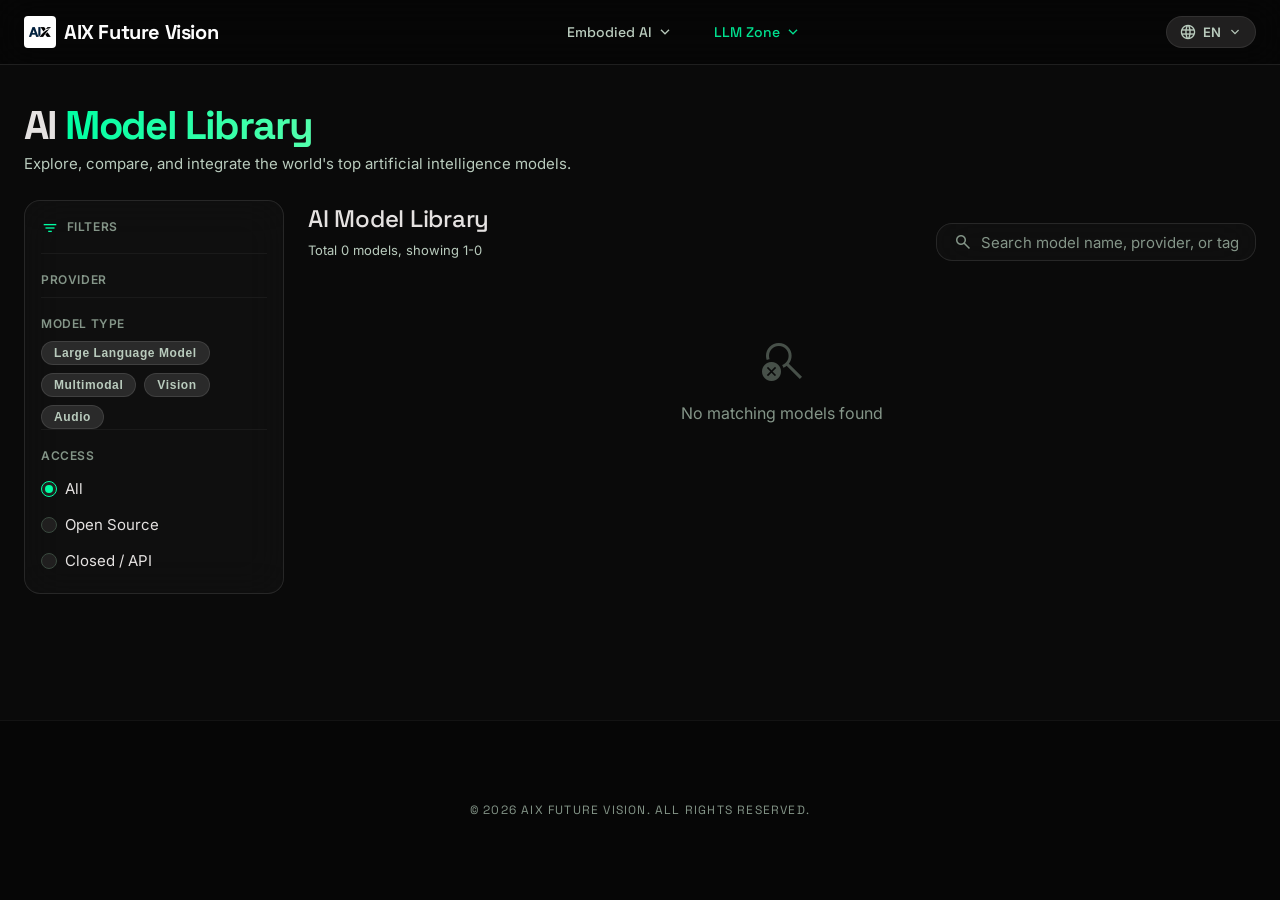
<file: models.html>
<!DOCTYPE html>
<html lang="zh-CN">
<head>
  <meta charset="UTF-8">
  <meta name="viewport" content="width=device-width, initial-scale=1.0">
  <script>
    // i18n bootstrap：避免英文模式下的中文闪烁(FOUC)
    // 必须在 CSS 加载前执行，提前给 <html> 加 .i18n-pending 类
    (function() {
      try {
        var lang = localStorage.getItem('aix_lang');
        if (!lang) {
          var nav = (navigator.language || navigator.userLanguage || '').toLowerCase();
          if (nav.indexOf('zh') === 0) lang = 'zh-CN';
          else if (nav.indexOf('en') === 0) lang = 'en';
          else lang = 'zh-CN';
        }
        if (lang === 'en') {
          document.documentElement.classList.add('i18n-pending');
        }
      } catch (e) {}
    })();
  </script>
  <title>AIX未来视野 - AI 模型库</title>
  <link rel="icon" href="assets/AIX.jpg" type="image/jpeg">
  <link rel="stylesheet" href="https://fonts.googleapis.com/css2?family=Space+Grotesk:wght@400;500;600;700;800&family=Inter:wght@400;500;600&display=swap">
  <link rel="stylesheet" href="https://fonts.googleapis.com/css2?family=Material+Symbols+Outlined:wght,FILL@100..700,0..1&display=swap">
  <link rel="stylesheet" href="css/style.css">
  <link rel="stylesheet" href="css/models.css">
</head>
<body>
  <nav class="top-nav">
    <div class="nav-inner">
      <a href="/" class="logo-link">
        <img src="assets/AIX.jpg" alt="AIX Logo" class="logo-img">
        <span data-i18n="site.name">AIX未来视野</span>
      </a>
      <div class="nav-links">
        <div class="nav-dropdown">
          <a href="embodied.html" class="nav-link nav-link-with-arrow">
            <span data-i18n="nav.embodied">具身智能专区</span>
            <span class="material-symbols-outlined nav-arrow">expand_more</span>
          </a>
          <div class="nav-dropdown-menu">
            <a href="embodied.html" class="nav-dropdown-link">
              <span class="material-symbols-outlined">precision_manufacturing</span>
              <span data-i18n="nav.embodied_collect">数据采集服务</span>
            </a>
            <a href="annotate.html" class="nav-dropdown-link">
              <span class="material-symbols-outlined">edit_note</span>
              <span data-i18n="nav.annotate">数据标注工具</span>
            </a>
          </div>
        </div>
        <div class="nav-dropdown">
          <a href="/" class="nav-link nav-link-with-arrow active">
            <span data-i18n="nav.zone_llm">大模型专区</span>
            <span class="material-symbols-outlined nav-arrow">expand_more</span>
          </a>
          <div class="nav-dropdown-menu">
            <a href="models.html" class="nav-dropdown-link">
              <span class="material-symbols-outlined">inventory_2</span>
              <span data-i18n="nav.models">模型库</span>
            </a>
            <a href="calculator.html" class="nav-dropdown-link">
              <span class="material-symbols-outlined">calculate</span>
              <span data-i18n="nav.calculator">成本计算</span>
            </a>
          </div>
        </div>
      </div>
      <div class="nav-actions">
        <div class="lang-switcher">
          <button class="lang-current">
            <span class="material-symbols-outlined">language</span>
            <span class="lang-current-code">中</span>
            <span class="material-symbols-outlined lang-arrow">expand_more</span>
          </button>
          <div class="lang-menu">
            <a href="#" class="lang-option" data-lang="zh-CN">中文</a>
            <a href="#" class="lang-option" data-lang="en">English</a>
          </div>
        </div>
      </div>
    </div>
  </nav>

  <main class="main-content models-main">
    <header class="page-header models-header">
      <h1 class="page-title" data-i18n-html="models.page_title_full">AI <span class="text-gradient">模型库</span></h1>
      <p class="page-subtitle" data-i18n="models.page_subtitle">探索、比较和集成全球顶尖的人工智能模型。</p>
    </header>

    <div class="content-layout">
      <aside class="sidebar models-sidebar">
        <div class="sidebar-card">
          <h3 class="sidebar-title">
            <span class="material-symbols-outlined sidebar-icon">filter_list</span>
            <span data-i18n="models.sidebar_title">筛选条件</span>
          </h3>

          <div class="filter-section">
            <h4 class="filter-label" data-i18n="models.filter_provider">供应商</h4>
            <div class="checkbox-list" id="providerFilters">
              <label class="checkbox-item">
                <input type="checkbox" value="OpenAI" class="filter-checkbox">
                <span class="checkbox-label">OpenAI</span>
              </label>
              <label class="checkbox-item">
                <input type="checkbox" value="Anthropic" class="filter-checkbox">
                <span class="checkbox-label">Anthropic</span>
              </label>
              <label class="checkbox-item">
                <input type="checkbox" value="Google DeepMind" class="filter-checkbox">
                <span class="checkbox-label">Google DeepMind</span>
              </label>
              <label class="checkbox-item">
                <input type="checkbox" value="Meta" class="filter-checkbox">
                <span class="checkbox-label">Meta</span>
              </label>
              <label class="checkbox-item">
                <input type="checkbox" value="阿里巴巴" class="filter-checkbox">
                <span class="checkbox-label">阿里巴巴</span>
              </label>
              <label class="checkbox-item">
                <input type="checkbox" value="月之暗面" class="filter-checkbox">
                <span class="checkbox-label">月之暗面</span>
              </label>
              <label class="checkbox-item">
                <input type="checkbox" value="深度求索" class="filter-checkbox">
                <span class="checkbox-label">深度求索</span>
              </label>
              <label class="checkbox-item">
                <input type="checkbox" value="智谱AI" class="filter-checkbox">
                <span class="checkbox-label">智谱AI</span>
              </label>
              <label class="checkbox-item">
                <input type="checkbox" value="Mistral AI" class="filter-checkbox">
                <span class="checkbox-label">Mistral AI</span>
              </label>
              <label class="checkbox-item">
                <input type="checkbox" value="Stability AI" class="filter-checkbox">
                <span class="checkbox-label">Stability AI</span>
              </label>
            </div>
          </div>

          <div class="filter-section">
            <h4 class="filter-label" data-i18n="models.filter_type">模型类型</h4>
            <div class="tag-filters" id="typeFilters">
              <button class="tag-btn" data-type="大语言模型" data-i18n="models.type_llm">大语言模型</button>
              <button class="tag-btn" data-type="多模态" data-i18n="models.type_multimodal">多模态</button>
              <button class="tag-btn" data-type="视觉" data-i18n="models.type_vision">视觉</button>
              <button class="tag-btn" data-type="音频" data-i18n="models.type_audio">音频</button>
            </div>
          </div>

          <div class="filter-section">
            <h4 class="filter-label" data-i18n="models.filter_access">访问权限</h4>
            <div class="radio-list">
              <label class="radio-item">
                <input type="radio" name="access" value="all" checked class="filter-radio">
                <span class="radio-label" data-i18n="models.access_all">全部</span>
              </label>
              <label class="radio-item">
                <input type="radio" name="access" value="开源" class="filter-radio">
                <span class="radio-label" data-i18n="models.access_open">开源模型</span>
              </label>
              <label class="radio-item">
                <input type="radio" name="access" value="闭源" class="filter-radio">
                <span class="radio-label" data-i18n="models.access_closed">闭源/API</span>
              </label>
            </div>
          </div>
        </div>
      </aside>

      <section class="leaderboard-section models-section">
        <div class="models-top-bar">
          <div class="models-header-text">
            <h2 class="models-subtitle" data-i18n="models.subtitle">AI 模型库</h2>
            <span class="result-count" id="resultCount"></span>
          </div>
          <div class="search-box models-search">
            <span class="material-symbols-outlined search-icon">search</span>
            <input type="text" id="modelSearchInput" class="search-input" placeholder="搜索模型名称、供应商或标签..." data-i18n-attr="placeholder:models.search_placeholder">
            <button id="clearModelSearch" class="clear-btn" style="display:none;" aria-label="清除搜索">
              <span class="material-symbols-outlined">close</span>
            </button>
          </div>
        </div>

        <div class="models-grid-container">
          <div id="modelsLoading" class="loading-state">
            <div class="loading-spinner"></div>
            <p data-i18n="models.loading">加载数据中...</p>
          </div>
          <div id="modelsEmpty" class="empty-state" style="display:none;">
            <span class="material-symbols-outlined empty-icon">search_off</span>
            <p data-i18n="models.empty">未找到匹配的模型</p>
          </div>
          <div id="modelsGrid" class="models-grid" style="display:none;"></div>
        </div>

        <div id="modelsPagination" class="pagination" style="display:none;"></div>
      </section>
    </div>
  </main>

  <footer class="footer">
    <p data-i18n="site.footer_rights">© 2026 AIX未来视野. 保留所有权利。</p>
  </footer>

  <script src="js/config.js"></script>
  <script src="js/i18n.js"></script>
  <script src="js/models.js"></script>
</body>
</html>
</file>
<file: css/style.css>
/* ========================================
   AIX未来视野 - 样式表 (重构版)
   Framer Inspired Design System
   ======================================== */

:root {
  --color-bg: #0A0A0A;
  --color-surface-container-lowest: #0e0e0e;
  --color-surface-container-low: #1c1b1b;
  --color-surface-container: #201f1f;
  --color-surface-container-high: #2a2a2a;
  --color-surface-container-highest: #353534;
  --color-on-surface: #e5e2e1;
  --color-on-surface-variant: #b9cbbd;
  --color-outline: #849588;
  --color-outline-variant: #3a4a3f;
  --color-primary: #00FFA3;
  --color-primary-dim: #00e290;
  --color-primary-fixed: #52ffac;
  --color-on-primary: #003920;
  --color-secondary: #adc6ff;
  --color-secondary-container: #0566d9;
  --color-tertiary: #fcfcfc;
  --color-error: #ffb4ab;

  --radius-sm: 0.25rem;
  --radius: 0.5rem;
  --radius-md: 0.75rem;
  --radius-lg: 1rem;
  --radius-xl: 1.5rem;
  --radius-full: 9999px;

  --spacing-xs: 4px;
  --spacing-sm: 8px;
  --spacing-md: 16px;
  --spacing-lg: 24px;
  --spacing-xl: 40px;
  --spacing-xxl: 80px;

  --font-display: 'Space Grotesk', -apple-system, BlinkMacSystemFont, sans-serif;
  --font-body: 'Inter', -apple-system, BlinkMacSystemFont, sans-serif;
}

*, *::before, *::after {
  box-sizing: border-box;
  margin: 0;
  padding: 0;
}

html {
  scroll-behavior: smooth;
}

body {
  font-family: var(--font-body);
  background: var(--color-bg);
  color: var(--color-on-surface);
  line-height: 1.6;
  -webkit-font-smoothing: antialiased;
  -moz-osx-font-smoothing: grayscale;
  min-height: 100vh;
  display: flex;
  flex-direction: column;
}

body::selection {
  background: var(--color-primary);
  color: var(--color-on-primary);
}

/* Top Navigation */
.top-nav {
  position: fixed;
  top: 0;
  left: 0;
  right: 0;
  z-index: 100;
  background: rgba(5, 5, 5, 0.8);
  backdrop-filter: blur(20px);
  -webkit-backdrop-filter: blur(20px);
  border-bottom: 1px solid rgba(255, 255, 255, 0.1);
}

.nav-inner {
  max-width: 1600px;
  margin: 0 auto;
  padding: var(--spacing-md) var(--spacing-lg);
  display: flex;
  justify-content: space-between;
  align-items: center;
}

.logo-link {
  font-family: var(--font-display);
  font-size: 20px;
  font-weight: 700;
  color: var(--color-tertiary);
  text-decoration: none;
  letter-spacing: -0.02em;
  display: flex;
  align-items: center;
  gap: var(--spacing-sm);
}

.logo-link:hover {
  color: var(--color-primary);
}

.logo-img {
  width: 32px;
  height: 32px;
  border-radius: var(--radius-sm);
  object-fit: contain;
}

.nav-links {
  display: flex;
  gap: var(--spacing-sm);
}

.nav-link {
  font-family: var(--font-display);
  font-size: 14px;
  font-weight: 500;
  color: var(--color-on-surface-variant);
  text-decoration: none;
  padding: var(--spacing-xs) var(--spacing-md);
  border-radius: var(--radius-md);
  transition: all 0.2s ease;
}

.nav-link:hover {
  color: var(--color-tertiary);
  background: rgba(255, 255, 255, 0.05);
}

.nav-link.active {
  color: var(--color-primary-dim);
}

/* Main Content */
.main-content {
  flex: 1;
  max-width: 1600px;
  margin: 0 auto;
  padding: 6.5rem 1.5rem 3rem;
  width: 100%;
}

/* Page Header */
.page-header {
  margin-bottom: var(--spacing-xl);
}

.page-title {
  font-family: var(--font-display);
  font-size: 40px;
  font-weight: 700;
  line-height: 1.1;
  letter-spacing: -0.04em;
  margin-bottom: var(--spacing-md);
}

.text-gradient {
  background: linear-gradient(90deg, var(--color-primary) 0%, var(--color-primary-fixed) 100%);
  -webkit-background-clip: text;
  -webkit-text-fill-color: transparent;
  background-clip: text;
}

.page-subtitle {
  font-size: 18px;
  color: var(--color-on-surface-variant);
  max-width: 600px;
}

/* Content Layout */
.content-layout {
  display: flex;
  gap: var(--spacing-lg);
}

/* Sidebar */
.sidebar {
  width: 260px;
  flex-shrink: 0;
}

.sidebar-card {
  background: rgba(18, 18, 18, 0.7);
  backdrop-filter: blur(20px);
  -webkit-backdrop-filter: blur(20px);
  border: 1px solid rgba(255, 255, 255, 0.1);
  border-radius: var(--radius-lg);
  padding: var(--spacing-md);
}

.sidebar-title {
  font-family: var(--font-body);
  font-size: 12px;
  font-weight: 600;
  text-transform: uppercase;
  letter-spacing: 0.05em;
  color: var(--color-outline);
  margin-bottom: var(--spacing-md);
}

.board-list {
  list-style: none;
  display: flex;
  flex-direction: column;
  gap: var(--spacing-sm);
}

.board-btn {
  width: 100%;
  display: flex;
  align-items: center;
  gap: var(--spacing-sm);
  padding: var(--spacing-sm) var(--spacing-md);
  font-family: var(--font-body);
  font-size: 15px;
  color: var(--color-on-surface-variant);
  background: transparent;
  border: none;
  border-radius: var(--radius-md);
  cursor: pointer;
  transition: all 0.2s ease;
  text-align: left;
}

.board-btn:hover {
  background: var(--color-surface-container);
  color: var(--color-on-surface);
}

.board-btn.active {
  background: var(--color-surface-container-high);
  color: var(--color-on-surface);
}

.board-btn .icon {
  font-size: 18px;
  color: var(--color-primary);
}

.board-btn:not(.active) .icon {
  color: var(--color-outline);
}

.board-group {
  display: flex;
  flex-direction: column;
}

.board-parent {
  width: 100%;
  display: flex;
  align-items: center;
  gap: var(--spacing-sm);
  padding: var(--spacing-sm) var(--spacing-md);
  font-family: var(--font-body);
  font-size: 15px;
  color: var(--color-on-surface-variant);
  background: transparent;
  border: none;
  border-radius: var(--radius-md);
  cursor: pointer;
  transition: all 0.2s ease;
  text-align: left;
}

.board-parent:hover {
  background: var(--color-surface-container);
  color: var(--color-on-surface);
}

.board-parent.active {
  color: var(--color-on-surface);
}

.board-parent .icon {
  font-size: 18px;
  color: var(--color-primary);
}

.board-parent:not(.active) .icon {
  color: var(--color-outline);
}

.board-parent .arrow {
  margin-left: auto;
  font-size: 16px;
  color: var(--color-outline);
  transition: transform 0.2s ease;
}

.board-parent.expanded .arrow {
  transform: rotate(180deg);
}

.sub-board-list {
  list-style: none;
  display: none;
  flex-direction: column;
  gap: 2px;
  padding-left: var(--spacing-lg);
}

.sub-board-list.show {
  display: flex;
}

.sub-board-item {
  width: 100%;
  display: flex;
  align-items: center;
  gap: var(--spacing-sm);
  padding: 10px var(--spacing-md);
  font-family: var(--font-body);
  font-size: 15px;
  color: var(--color-on-surface-variant);
  background: transparent;
  border: none;
  border-radius: var(--radius-md);
  cursor: pointer;
  transition: all 0.2s ease;
  text-align: left;
  white-space: nowrap;
  overflow: hidden;
}

.sub-board-item:hover {
  background: var(--color-surface-container);
  color: var(--color-on-surface);
}

.sub-board-item.active {
  background: var(--color-surface-container-high);
  color: var(--color-primary);
}

.sub-board-item .icon {
  font-size: 18px;
  color: var(--color-outline);
  flex-shrink: 0;
}

.sub-board-item.active .icon {
  color: var(--color-primary);
}

.sub-board-item.disabled {
  opacity: 0.45;
  cursor: not-allowed;
}

.sub-board-item.disabled:hover {
  background: transparent;
  color: var(--color-on-surface-variant);
}

.sub-board-item .label {
  overflow: hidden;
  text-overflow: ellipsis;
  white-space: nowrap;
}

.board-count {
  display: none;
}

.coming-soon {
  display: none;
}

.model-list-tag {
  font-size: 10px;
  padding: 1px 6px;
  border-radius: 3px;
  background: rgba(0, 255, 163, 0.1);
  color: var(--color-primary);
  margin-left: 4px;
}

/* Leaderboard Section */
.leaderboard-section {
  flex: 1;
  min-width: 0;
}

.search-container {
  display: flex;
  gap: var(--spacing-md);
  margin-bottom: var(--spacing-md);
  align-items: center;
}

.search-box {
  flex: 1;
  display: flex;
  align-items: center;
  gap: var(--spacing-sm);
  padding: var(--spacing-sm) var(--spacing-md);
  background: rgba(18, 18, 18, 0.7);
  backdrop-filter: blur(20px);
  -webkit-backdrop-filter: blur(20px);
  border: 1px solid rgba(255, 255, 255, 0.1);
  border-radius: var(--radius-lg);
  transition: all 0.3s ease;
}

.search-box:focus-within {
  border-color: rgba(0, 255, 163, 0.5);
  box-shadow: 0 0 15px rgba(0, 255, 163, 0.1);
}

.search-icon {
  color: var(--color-outline);
  font-size: 20px;
}

.search-input {
  flex: 1;
  background: transparent;
  border: none;
  outline: none;
  color: var(--color-on-surface);
  font-family: var(--font-body);
  font-size: 15px;
  padding: 0;
}

.search-input::placeholder {
  color: var(--color-outline);
}

.clear-btn {
  background: transparent;
  border: none;
  cursor: pointer;
  color: var(--color-outline);
  padding: var(--spacing-xs);
  border-radius: var(--radius-sm);
  transition: all 0.2s ease;
  display: flex;
  align-items: center;
  justify-content: center;
}

.clear-btn:hover {
  color: var(--color-on-surface);
  background: var(--color-surface-container-high);
}

.filter-group {
  display: flex;
  gap: var(--spacing-sm);
  flex-shrink: 0;
}

.filter-select {
  appearance: none;
  -webkit-appearance: none;
  background: rgba(18, 18, 18, 0.7);
  backdrop-filter: blur(20px);
  -webkit-backdrop-filter: blur(20px);
  border: 1px solid rgba(255, 255, 255, 0.1);
  border-radius: var(--radius-lg);
  padding: var(--spacing-sm) var(--spacing-lg) var(--spacing-sm) var(--spacing-md);
  font-family: var(--font-body);
  font-size: 14px;
  color: var(--color-on-surface);
  cursor: pointer;
  transition: all 0.3s ease;
  background-image: url("data:image/svg+xml,%3Csvg xmlns='http://www.w3.org/2000/svg' width='12' height='12' viewBox='0 0 24 24' fill='none' stroke='%23849588' stroke-width='2' stroke-linecap='round' stroke-linejoin='round'%3E%3Cpolyline points='6 9 12 15 18 9'%3E%3C/polyline%3E%3C/svg%3E");
  background-repeat: no-repeat;
  background-position: right 12px center;
  padding-right: 36px;
}

.filter-select:hover {
  border-color: rgba(255, 255, 255, 0.2);
}

.filter-select:focus {
  outline: none;
  border-color: rgba(0, 255, 163, 0.5);
  box-shadow: 0 0 15px rgba(0, 255, 163, 0.1);
}

.filter-select option {
  background: var(--color-surface-container);
  color: var(--color-on-surface);
}

.update-info {
  display: flex;
  justify-content: flex-end;
  margin-bottom: var(--spacing-md);
}

.update-badge {
  display: inline-flex;
  align-items: center;
  gap: var(--spacing-sm);
  padding: var(--spacing-sm) var(--spacing-md);
  background: var(--color-surface-container);
  border: 1px solid rgba(255, 255, 255, 0.1);
  border-radius: var(--radius-full);
  font-size: 12px;
  font-weight: 600;
  color: var(--color-on-surface-variant);
}

.update-badge .material-symbols-outlined {
  font-size: 16px;
  color: var(--color-primary);
}

.board-title {
  text-align: center;
  padding: var(--spacing-md);
  font-family: var(--font-display);
  font-size: 24px;
  font-weight: 600;
  color: var(--color-on-surface);
  background: linear-gradient(135deg, var(--color-secondary-container) 0%, #3377ff 100%);
  border-radius: var(--radius-md);
  margin-bottom: var(--spacing-md);
  letter-spacing: -0.01em;
}

/* Table Header */
.table-header {
  display: grid;
  grid-template-columns: 60px 2.5fr 1.5fr 80px 110px 80px 1fr 1fr 1fr 1fr 1fr 1fr;
  gap: var(--spacing-sm);
  align-items: center;
  padding: var(--spacing-sm) var(--spacing-md);
  margin-bottom: var(--spacing-sm);
  border-bottom: 1px solid rgba(255, 255, 255, 0.05);
}

.header-cell {
  font-size: 12px;
  font-weight: 600;
  text-transform: uppercase;
  letter-spacing: 0.05em;
  color: var(--color-outline);
  text-align: left;
  cursor: pointer;
  user-select: none;
  transition: color 0.2s ease;
}

.header-cell:hover {
  color: var(--color-on-surface);
}

/* Leaderboard Container */
.leaderboard-container {
  position: relative;
}

.loading-state {
  padding: 80px var(--spacing-lg);
  text-align: center;
  color: var(--color-outline);
}

.loading-spinner {
  width: 40px;
  height: 40px;
  margin: 0 auto var(--spacing-md);
  border: 3px solid var(--color-surface-container-high);
  border-top-color: var(--color-primary);
  border-radius: 50%;
  animation: spin 0.8s linear infinite;
}

@keyframes spin {
  to { transform: rotate(360deg); }
}

.empty-state {
  padding: 60px var(--spacing-lg);
  text-align: center;
  color: var(--color-outline);
}

.empty-icon {
  font-size: 48px;
  opacity: 0.5;
  margin-bottom: var(--spacing-md);
}

/* Model Cards */
.model-cards {
  display: flex;
  flex-direction: column;
  gap: var(--spacing-md);
  padding-bottom: var(--spacing-md);
}

.model-card {
  background: rgba(18, 18, 18, 0.7);
  backdrop-filter: blur(20px);
  -webkit-backdrop-filter: blur(20px);
  border: 1px solid rgba(255, 255, 255, 0.1);
  border-radius: var(--radius-lg);
  padding: var(--spacing-md);
  transition: all 0.3s ease;
  animation: cardFadeIn 0.3s ease backwards;
}

.model-card:hover {
  transform: translateY(-4px);
  box-shadow: 0 8px 30px rgba(0, 255, 163, 0.1);
  border-color: rgba(0, 255, 163, 0.3);
}

.model-card.rank-1 {
  border-color: rgba(0, 255, 163, 0.2);
}

.model-card.rank-1:hover {
  box-shadow: 0 8px 30px rgba(0, 255, 163, 0.15);
}

@keyframes cardFadeIn {
  from {
    opacity: 0;
    transform: translateY(8px);
  }
  to {
    opacity: 1;
    transform: translateY(0);
  }
}

.card-grid {
  display: grid;
  grid-template-columns: 60px 2.5fr 1.5fr 80px 110px 80px 1fr 1fr 1fr 1fr 1fr 1fr;
  gap: var(--spacing-sm);
  align-items: center;
}

.card-rank {
  font-family: var(--font-display);
  font-size: 16px;
  font-weight: 700;
  color: var(--color-primary);
}

.card-rank.rank-normal {
  color: var(--color-on-surface-variant);
}

.card-name {
  display: flex;
  align-items: center;
  gap: var(--spacing-sm);
}

.card-icon {
  width: 24px;
  height: 24px;
  border-radius: var(--radius);
  background: var(--color-surface-container);
  display: flex;
  align-items: center;
  justify-content: center;
  flex-shrink: 0;
}

.card-icon .material-symbols-outlined {
  font-size: 14px;
  color: var(--color-secondary);
}

.card-rank-1 .card-icon .material-symbols-outlined {
  color: var(--color-primary);
}

.card-name-text {
  font-size: 14px;
  font-weight: 500;
  color: var(--color-on-surface);
}

.model-card:hover .card-name-text {
  color: var(--color-primary);
}

.card-vendor {
  font-size: 14px;
  color: var(--color-outline);
}

.card-type {
  font-size: 14px;
  font-weight: 500;
}

.card-type.open {
  color: var(--color-primary);
}

.card-type.closed {
  color: var(--color-secondary);
}

.card-languages {
  font-size: 13px;
  color: var(--color-on-surface-variant);
}

.card-languages .unit {
  font-size: 11px;
  color: var(--color-outline);
}

.card-score {
  font-family: var(--font-display);
  font-size: 16px;
  font-weight: 600;
  color: var(--color-primary);
}

.card-score.rank-normal {
  color: var(--color-on-surface);
}

.card-dim {
  font-size: 13px;
  color: var(--color-on-surface-variant);
}

.card-dim .unit {
  font-size: 11px;
  color: var(--color-outline);
}

/* Pagination */
.pagination {
  display: flex;
  align-items: center;
  justify-content: center;
  gap: 4px;
  padding: var(--spacing-lg) 0 var(--spacing-md);
}

.page-btn {
  min-width: 36px;
  height: 36px;
  display: flex;
  align-items: center;
  justify-content: center;
  border: 1px solid rgba(255, 255, 255, 0.1);
  border-radius: var(--radius);
  background: var(--color-surface-container);
  color: var(--color-on-surface);
  font-family: var(--font-body);
  font-size: 14px;
  cursor: pointer;
  transition: all 0.2s ease;
  padding: 0 4px;
}

.page-btn:hover:not(:disabled):not(.page-active) {
  background: var(--color-surface-container-high);
  border-color: rgba(255, 255, 255, 0.2);
}

.page-btn:disabled {
  opacity: 0.3;
  cursor: not-allowed;
}

/* ========================================
   导航下拉菜单
   ======================================== */
.nav-dropdown {
  position: relative;
  display: inline-flex;
  align-items: center;
}

.nav-link-with-arrow {
  display: inline-flex !important;
  align-items: center;
  gap: 4px;
}

.nav-arrow {
  font-size: 18px;
  transition: transform 0.2s ease;
}

.nav-dropdown:hover .nav-arrow,
.nav-dropdown.open .nav-arrow {
  transform: rotate(180deg);
}

.nav-dropdown-menu {
  position: absolute;
  top: calc(100% + 8px);
  left: 50%;
  transform: translateX(-50%) translateY(-8px);
  min-width: 200px;
  background: var(--color-surface-container);
  border: 1px solid rgba(255, 255, 255, 0.1);
  border-radius: var(--radius-md);
  padding: var(--spacing-sm);
  box-shadow: 0 12px 40px rgba(0, 0, 0, 0.4);
  opacity: 0;
  visibility: hidden;
  transition: all 0.2s ease;
  z-index: 200;
  display: flex;
  flex-direction: column;
  gap: 2px;
}

.nav-dropdown:hover .nav-dropdown-menu,
.nav-dropdown.open .nav-dropdown-menu {
  opacity: 1;
  visibility: visible;
  transform: translateX(-50%) translateY(0);
}

.nav-dropdown-link {
  display: flex !important;
  align-items: center;
  gap: var(--spacing-sm);
  padding: 10px var(--spacing-md);
  border-radius: var(--radius);
  color: var(--color-on-surface-variant);
  font-size: 14px;
  font-weight: 500;
  transition: all 0.2s ease;
}

.nav-dropdown-link .material-symbols-outlined {
  font-size: 20px;
  color: var(--color-secondary);
}

.nav-dropdown-link:hover {
  background: var(--color-surface-container-high);
  color: var(--color-on-surface);
}

/* ========================================
   专区落地页
   ======================================== */
.zone-main {
  flex: 1;
  display: flex;
  flex-direction: column;
  align-items: center;
  justify-content: center;
  padding: var(--spacing-xxl) var(--spacing-lg);
  max-width: 1200px;
  margin: 0 auto;
  width: 100%;
}

.zone-hero {
  text-align: center;
  margin: 0 auto var(--spacing-xxl);
  max-width: 800px;
}

.zone-hero-tag {
  display: inline-flex;
  align-items: center;
  gap: var(--spacing-sm);
  padding: 6px 14px;
  background: rgba(0, 255, 163, 0.08);
  border: 1px solid rgba(0, 255, 163, 0.2);
  border-radius: var(--radius-full);
  font-size: 13px;
  font-weight: 600;
  color: var(--color-primary);
  margin-bottom: var(--spacing-lg);
}

.zone-hero-tag .material-symbols-outlined {
  font-size: 18px;
}

.zone-hero-tag-orange {
  background: rgba(255, 165, 80, 0.08);
  border-color: rgba(255, 165, 80, 0.2);
  color: #ffa850;
}

.zone-hero-title {
  font-family: var(--font-display);
  font-size: clamp(36px, 5vw, 56px);
  font-weight: 700;
  letter-spacing: -0.02em;
  line-height: 1.1;
  margin-bottom: var(--spacing-md);
}

.zone-hero-subtitle {
  font-size: 16px;
  color: var(--color-on-surface-variant);
  line-height: 1.6;
}

.zone-cards {
  display: grid;
  grid-template-columns: repeat(auto-fit, minmax(320px, 1fr));
  gap: var(--spacing-lg);
  width: 100%;
  max-width: 900px;
}

.zone-card {
  display: flex;
  flex-direction: column;
  background: var(--color-surface-container-low);
  border: 1px solid rgba(255, 255, 255, 0.06);
  border-radius: var(--radius-lg);
  padding: var(--spacing-xl);
  text-decoration: none;
  color: inherit;
  transition: all 0.3s cubic-bezier(0.16, 1, 0.3, 1);
  position: relative;
  overflow: hidden;
}

.zone-card::before {
  content: '';
  position: absolute;
  top: 0;
  left: 0;
  right: 0;
  height: 2px;
  background: linear-gradient(90deg, transparent, var(--color-primary), transparent);
  opacity: 0;
  transition: opacity 0.3s ease;
}

.zone-card:hover {
  transform: translateY(-4px);
  border-color: rgba(255, 255, 255, 0.12);
  background: var(--color-surface-container);
  box-shadow: 0 20px 50px rgba(0, 0, 0, 0.3);
}

.zone-card:hover::before {
  opacity: 1;
}

.zone-card-icon {
  width: 56px;
  height: 56px;
  border-radius: var(--radius-md);
  display: flex;
  align-items: center;
  justify-content: center;
  margin-bottom: var(--spacing-lg);
  background: rgba(0, 255, 163, 0.1);
}

.zone-card-icon .material-symbols-outlined {
  font-size: 32px;
  color: var(--color-primary);
}

.zone-card-icon-blue {
  background: rgba(173, 198, 255, 0.1);
}

.zone-card-icon-blue .material-symbols-outlined {
  color: var(--color-secondary);
}

.zone-card-icon-green {
  background: rgba(0, 255, 163, 0.1);
}

.zone-card-icon-green .material-symbols-outlined {
  color: var(--color-primary);
}

.zone-card-body {
  flex: 1;
}

.zone-card-title {
  font-family: var(--font-display);
  font-size: 24px;
  font-weight: 600;
  margin-bottom: var(--spacing-sm);
  color: var(--color-on-surface);
}

.zone-card-desc {
  font-size: 14px;
  line-height: 1.6;
  color: var(--color-on-surface-variant);
}

.zone-card-footer {
  display: flex;
  align-items: center;
  gap: var(--spacing-sm);
  margin-top: var(--spacing-lg);
  font-size: 14px;
  font-weight: 500;
  color: var(--color-primary);
}

.zone-card-footer .material-symbols-outlined {
  font-size: 18px;
  transition: transform 0.2s ease;
}

.zone-card:hover .zone-card-footer .material-symbols-outlined {
  transform: translateX(4px);
}

/* ========================================
   占位页面
   ======================================== */
.zone-placeholder {
  text-align: center;
  background: var(--color-surface-container-low);
  border: 1px solid rgba(255, 255, 255, 0.06);
  border-radius: var(--radius-xl);
  padding: var(--spacing-xxl) var(--spacing-xl);
  max-width: 700px;
  width: 100%;
}

.placeholder-icon {
  width: 96px;
  height: 96px;
  border-radius: 50%;
  background: rgba(255, 165, 80, 0.1);
  display: flex;
  align-items: center;
  justify-content: center;
  margin: 0 auto var(--spacing-lg);
}

.placeholder-icon .material-symbols-outlined {
  font-size: 48px;
  color: #ffa850;
}

.placeholder-title {
  font-family: var(--font-display);
  font-size: 28px;
  font-weight: 600;
  margin-bottom: var(--spacing-sm);
}

.placeholder-desc {
  font-size: 15px;
  color: var(--color-on-surface-variant);
  line-height: 1.6;
  margin-bottom: var(--spacing-xl);
}

.placeholder-features {
  display: grid;
  grid-template-columns: repeat(auto-fit, minmax(140px, 1fr));
  gap: var(--spacing-md);
  margin-top: var(--spacing-lg);
}

.placeholder-feature-item {
  display: flex;
  flex-direction: column;
  align-items: center;
  gap: var(--spacing-sm);
  padding: var(--spacing-md);
  background: var(--color-surface-container);
  border: 1px solid rgba(255, 255, 255, 0.06);
  border-radius: var(--radius-md);
  font-size: 13px;
  font-weight: 500;
  color: var(--color-on-surface-variant);
}

.placeholder-feature-item .material-symbols-outlined {
  font-size: 28px;
  color: #ffa850;
}

/* ========================================
   通用页脚
   ======================================== */
.page-footer {
  margin-top: auto;
  padding: var(--spacing-lg) var(--spacing-md);
  text-align: center;
  font-size: 13px;
  color: var(--color-on-surface-variant);
  opacity: 0.6;
}

/* ========================================
   语言切换器
   ======================================== */
/* 防止英文模式下出现中文闪烁(FOUC)
   - 在 <head> 内联 bootstrap 脚本提前检测语言
   - 英文模式给 <html> 加 .i18n-pending 类
   - 翻译应用完成后由 i18n.js 移除该类 */
html.i18n-pending [data-i18n],
html.i18n-pending [data-i18n-html],
html.i18n-pending [data-i18n-attr] {
  visibility: hidden;
}

.nav-actions {
  display: flex;
  align-items: center;
  gap: var(--spacing-sm);
  margin-left: var(--spacing-md);
}

.lang-switcher {
  position: relative;
  display: inline-flex;
}

.lang-current {
  display: inline-flex;
  align-items: center;
  gap: 6px;
  padding: 6px 12px;
  background: var(--color-surface-container);
  border: 1px solid rgba(255, 255, 255, 0.08);
  border-radius: var(--radius-full);
  color: var(--color-on-surface-variant);
  font-size: 13px;
  font-weight: 500;
  cursor: pointer;
  transition: all 0.2s ease;
  font-family: var(--font-body);
}

.lang-current:hover {
  background: var(--color-surface-container-high);
  color: var(--color-on-surface);
  border-color: rgba(255, 255, 255, 0.15);
}

.lang-current .material-symbols-outlined {
  font-size: 18px;
}

.lang-current-code {
  min-width: 18px;
  text-align: center;
  font-weight: 600;
}

.lang-arrow {
  font-size: 16px !important;
  transition: transform 0.2s ease;
}

.lang-switcher.open .lang-arrow {
  transform: rotate(180deg);
}

.lang-menu {
  position: absolute;
  top: calc(100% + 8px);
  right: 0;
  min-width: 140px;
  background: var(--color-surface-container);
  border: 1px solid rgba(255, 255, 255, 0.1);
  border-radius: var(--radius-md);
  padding: var(--spacing-xs);
  box-shadow: 0 12px 40px rgba(0, 0, 0, 0.4);
  opacity: 0;
  visibility: hidden;
  transform: translateY(-8px);
  transition: all 0.2s ease;
  z-index: 200;
  display: flex;
  flex-direction: column;
  gap: 2px;
}

.lang-switcher.open .lang-menu {
  opacity: 1;
  visibility: visible;
  transform: translateY(0);
}

.lang-option {
  display: block;
  padding: 8px 12px;
  border-radius: var(--radius);
  color: var(--color-on-surface-variant);
  font-size: 13px;
  font-weight: 500;
  text-decoration: none;
  transition: all 0.15s ease;
  cursor: pointer;
}

.lang-option:hover {
  background: var(--color-surface-container-high);
  color: var(--color-on-surface);
}

/* 当前活跃语言的标记 */
.lang-option[data-lang="zh-CN"]:hover {
  color: var(--color-primary);
}

.lang-option[data-lang="en"]:hover {
  color: var(--color-secondary);
}


.page-btn.page-active {
  background: rgba(0, 255, 163, 0.1);
  border-color: rgba(0, 255, 163, 0.3);
  color: var(--color-primary);
  font-weight: 600;
}

.page-btn .material-symbols-outlined {
  font-size: 20px;
}

.page-ellipsis {
  min-width: 36px;
  height: 36px;
  display: flex;
  align-items: center;
  justify-content: center;
  font-size: 14px;
  color: var(--color-on-surface-variant);
  letter-spacing: 2px;
}

/* Footer */
.footer {
  background: rgba(5, 5, 5, 0.8);
  border-top: 1px solid rgba(255, 255, 255, 0.05);
  padding: var(--spacing-xxl) var(--spacing-lg);
  text-align: center;
  margin-top: auto;
}

.footer p {
  font-family: var(--font-display);
  font-size: 12px;
  text-transform: uppercase;
  letter-spacing: 0.1em;
  color: var(--color-outline);
}

/* Responsive */
@media (max-width: 1200px) {
  .card-grid {
    grid-template-columns: 0.5fr 2fr 1.5fr 1fr 1.5fr 1.5fr;
  }
  .card-dim:nth-child(n+7) {
    display: none;
  }
}

@media (max-width: 992px) {
  .content-layout {
    flex-direction: column;
  }
  .sidebar {
    width: 100%;
  }
  .board-list {
    flex-direction: row;
    flex-wrap: wrap;
  }
  .board-btn {
    width: auto;
    flex: 1;
    min-width: 150px;
    justify-content: center;
  }
  .board-group {
    width: auto;
    flex: 1;
    min-width: 150px;
  }
  .sub-board-list {
    padding-left: var(--spacing-md);
  }
  .page-title {
    font-size: 40px;
  }
}

@media (max-width: 768px) {
  .main-content {
    padding: 6.5rem var(--spacing-md) var(--spacing-xl);
  }
  .nav-inner {
    padding: var(--spacing-sm) var(--spacing-md);
  }
  .nav-links {
    display: none;
  }
  .page-title {
    font-size: 40px;
  }
  .page-subtitle {
    font-size: 16px;
  }
  .card-grid {
    grid-template-columns: 0.5fr 2fr 1fr 1fr;
  }
  .card-languages,
  .card-dim {
    display: none;
  }
  .filter-select {
    font-size: 12px;
    padding: var(--spacing-xs) var(--spacing-md) var(--spacing-xs) var(--spacing-sm);
  }
  .sub-board-list {
    display: none !important;
  }
}

/* ========================================
   具身智能专区 (embodied.html)
   ======================================== */
.embodied-main {
  max-width: 1280px;
  margin: 0 auto;
  padding: 6.5rem 1.5rem 4rem;
  width: 100%;
  flex: 1;
}

/* 区块容器 */
.embodied-section {
  margin-bottom: var(--spacing-xxl);
}

.embodied-section:last-child {
  margin-bottom: 0;
}

/* 通用标题 */
.section-title {
  font-family: var(--font-display);
  font-size: 32px;
  font-weight: 700;
  letter-spacing: -0.02em;
  color: var(--color-on-surface);
  margin-bottom: var(--spacing-md);
  line-height: 1.2;
}

.section-title.centered {
  text-align: center;
  margin-bottom: var(--spacing-lg);
}

.section-desc {
  font-size: 16px;
  line-height: 1.7;
  color: var(--color-on-surface-variant);
}

.section-subtitle {
  font-size: 15px;
  line-height: 1.6;
  color: var(--color-on-surface-variant);
  max-width: 720px;
}

.section-subtitle.centered {
  text-align: center;
  margin: 0 auto var(--spacing-xl);
}

/* ===== EGO 介绍 ===== */
.embodied-intro {
  display: grid;
  grid-template-columns: 1.2fr 1fr;
  gap: var(--spacing-xl);
  align-items: center;
  background: linear-gradient(135deg, rgba(255, 165, 80, 0.04) 0%, rgba(0, 255, 163, 0.04) 100%);
  border: 1px solid rgba(255, 255, 255, 0.06);
  border-radius: var(--radius-xl);
  padding: var(--spacing-xl);
}

.embodied-intro-text .section-title {
  margin-bottom: var(--spacing-md);
}

.embodied-intro-visual {
  display: flex;
  justify-content: center;
}

.intro-visual-grid {
  display: grid;
  grid-template-columns: repeat(2, 1fr);
  gap: var(--spacing-md);
  width: 100%;
  max-width: 360px;
}

.intro-visual-item {
  display: flex;
  flex-direction: column;
  align-items: center;
  justify-content: center;
  gap: var(--spacing-sm);
  padding: var(--spacing-lg) var(--spacing-md);
  background: rgba(18, 18, 18, 0.6);
  border: 1px solid rgba(255, 255, 255, 0.08);
  border-radius: var(--radius-lg);
  text-align: center;
  transition: all 0.3s ease;
}

.intro-visual-item:hover {
  transform: translateY(-3px);
  border-color: rgba(255, 165, 80, 0.3);
  background: rgba(28, 27, 27, 0.8);
}

.intro-visual-item .material-symbols-outlined {
  font-size: 32px;
  color: #ffa850;
}

.intro-visual-item > span:last-child {
  font-size: 13px;
  font-weight: 500;
  color: var(--color-on-surface-variant);
}

/* ===== 服务卡片 ===== */
.service-cards {
  display: grid;
  grid-template-columns: repeat(auto-fit, minmax(280px, 1fr));
  gap: var(--spacing-lg);
}

.service-card {
  background: var(--color-surface-container-low);
  border: 1px solid rgba(255, 255, 255, 0.06);
  border-radius: var(--radius-lg);
  padding: var(--spacing-xl);
  transition: all 0.3s cubic-bezier(0.16, 1, 0.3, 1);
}

.service-card:hover {
  transform: translateY(-4px);
  border-color: rgba(255, 165, 80, 0.2);
  background: var(--color-surface-container);
  box-shadow: 0 16px 40px rgba(0, 0, 0, 0.3);
}

.service-card-icon {
  width: 56px;
  height: 56px;
  border-radius: var(--radius-md);
  display: flex;
  align-items: center;
  justify-content: center;
  background: rgba(255, 165, 80, 0.1);
  margin-bottom: var(--spacing-lg);
}

.service-card-icon .material-symbols-outlined {
  font-size: 32px;
  color: #ffa850;
}

.service-card-title {
  font-family: var(--font-display);
  font-size: 20px;
  font-weight: 600;
  color: var(--color-on-surface);
  margin-bottom: var(--spacing-sm);
}

.service-card-desc {
  font-size: 14px;
  line-height: 1.7;
  color: var(--color-on-surface-variant);
}

/* ===== 优势卡片 ===== */
.advantage-grid {
  display: grid;
  grid-template-columns: repeat(12, 1fr);
  gap: var(--spacing-lg);
}

.advantage-card {
  background: var(--color-surface-container-low);
  border: 1px solid rgba(255, 255, 255, 0.06);
  border-radius: var(--radius-lg);
  padding: var(--spacing-xl);
  grid-column: span 4;
  transition: all 0.3s ease;
  display: flex;
  flex-direction: column;
}

.advantage-card:hover {
  border-color: rgba(255, 255, 255, 0.12);
  background: var(--color-surface-container);
}

.advantage-card.advantage-highlight {
  grid-column: span 12;
  background: linear-gradient(135deg, rgba(0, 255, 163, 0.05) 0%, rgba(173, 198, 255, 0.05) 100%);
  border-color: rgba(0, 255, 163, 0.2);
}

/* 高亮卡片：统计数字 */
.advantage-stats {
  display: flex;
  gap: var(--spacing-xl);
  margin-bottom: var(--spacing-xl);
  flex-wrap: wrap;
}

.stat-item {
  display: flex;
  flex-direction: column;
  gap: 4px;
}

.stat-number {
  font-family: var(--font-display);
  font-size: 40px;
  font-weight: 700;
  letter-spacing: -0.02em;
  line-height: 1;
}

.stat-number.stat-blue {
  color: var(--color-secondary);
}

.stat-number.stat-green {
  color: var(--color-primary);
}

.stat-label {
  font-size: 13px;
  color: var(--color-on-surface-variant);
}

/* 时间轴 */
.advantage-timeline {
  margin-bottom: var(--spacing-lg);
  padding: var(--spacing-lg);
  background: rgba(10, 10, 10, 0.4);
  border-radius: var(--radius-md);
  border: 1px solid rgba(255, 255, 255, 0.04);
}

.timeline-track {
  position: relative;
  height: 4px;
  background: linear-gradient(90deg, #ffa850 0%, #a855f7 50%, #ef4444 100%);
  border-radius: 2px;
  margin: 0 12px 20px;
}

.timeline-dot {
  position: absolute;
  top: 50%;
  transform: translate(-50%, -50%);
  width: 14px;
  height: 14px;
  border-radius: 50%;
  border: 3px solid var(--color-bg);
  box-shadow: 0 0 0 2px currentColor;
}

.timeline-dot-orange {
  left: 12%;
  background: #ffa850;
  color: #ffa850;
}

.timeline-dot-purple {
  left: 50%;
  background: #a855f7;
  color: #a855f7;
}

.timeline-dot-red {
  left: 88%;
  background: #ef4444;
  color: #ef4444;
}

.timeline-labels {
  display: grid;
  grid-template-columns: repeat(3, 1fr);
  gap: var(--spacing-md);
}

.timeline-label {
  display: flex;
  flex-direction: column;
  align-items: center;
  gap: 4px;
  text-align: center;
}

.timeline-days {
  font-family: var(--font-display);
  font-size: 22px;
  font-weight: 700;
  color: var(--color-tertiary);
}

.timeline-people {
  font-size: 14px;
  font-weight: 600;
  color: var(--color-primary);
}

.timeline-desc {
  font-size: 12px;
  color: var(--color-on-surface-variant);
}

/* 普通优势卡片头部 */
.advantage-card-header {
  display: flex;
  align-items: center;
  gap: var(--spacing-md);
  margin-bottom: var(--spacing-md);
}

.advantage-icon {
  font-size: 28px !important;
  color: #ffa850;
  background: rgba(255, 165, 80, 0.1);
  padding: 10px;
  border-radius: var(--radius-md);
}

.advantage-card-title {
  font-family: var(--font-display);
  font-size: 18px;
  font-weight: 600;
  color: var(--color-on-surface);
}

/* 指标 */
.advantage-metrics {
  display: flex;
  gap: var(--spacing-lg);
  margin-bottom: var(--spacing-md);
  flex-wrap: wrap;
}

.metric-item {
  display: flex;
  flex-direction: column;
  gap: 2px;
}

.metric-number {
  font-family: var(--font-display);
  font-size: 28px;
  font-weight: 700;
  letter-spacing: -0.02em;
  line-height: 1;
}

.metric-number.metric-green {
  color: var(--color-primary);
}

.metric-number.metric-blue {
  color: var(--color-secondary);
}

.metric-unit {
  font-size: 12px;
  color: var(--color-outline);
  font-weight: 500;
}

.metric-label {
  font-size: 12px;
  color: var(--color-on-surface-variant);
}

.advantage-card-desc {
  font-size: 14px;
  line-height: 1.7;
  color: var(--color-on-surface-variant);
  margin-top: auto;
}

/* ===== 视频案例 ===== */
.video-grid {
  display: grid;
  grid-template-columns: repeat(auto-fit, minmax(300px, 1fr));
  gap: var(--spacing-lg);
}

.video-card {
  background: var(--color-surface-container-low);
  border: 1px solid rgba(255, 255, 255, 0.06);
  border-radius: var(--radius-lg);
  overflow: hidden;
  transition: all 0.3s ease;
}

.video-card:hover {
  border-color: rgba(255, 165, 80, 0.2);
  transform: translateY(-2px);
}

.video-wrapper {
  position: relative;
  background: #000;
  aspect-ratio: 16 / 9;
}

.video-wrapper video {
  width: 100%;
  height: 100%;
  display: block;
  object-fit: cover;
}

.video-info {
  padding: var(--spacing-md);
}

.video-info h4 {
  font-family: var(--font-display);
  font-size: 16px;
  font-weight: 600;
  color: var(--color-on-surface);
  margin-bottom: 4px;
}

.video-info p {
  font-size: 13px;
  color: var(--color-on-surface-variant);
  line-height: 1.5;
}

/* ===== 流程 ===== */
.process-flow {
  display: flex;
  align-items: stretch;
  gap: var(--spacing-sm);
  overflow-x: auto;
  padding-bottom: var(--spacing-md);
  scrollbar-width: thin;
}

.process-flow::-webkit-scrollbar {
  height: 6px;
}

.process-flow::-webkit-scrollbar-thumb {
  background: var(--color-surface-container-high);
  border-radius: 3px;
}

.process-step {
  flex: 1;
  min-width: 140px;
  background: var(--color-surface-container-low);
  border: 1px solid rgba(255, 255, 255, 0.06);
  border-radius: var(--radius-lg);
  padding: var(--spacing-lg) var(--spacing-md);
  text-align: center;
  transition: all 0.3s ease;
}

.process-step:hover {
  border-color: rgba(255, 165, 80, 0.3);
  background: var(--color-surface-container);
  transform: translateY(-3px);
}

.process-step-num {
  width: 36px;
  height: 36px;
  border-radius: 50%;
  display: flex;
  align-items: center;
  justify-content: center;
  margin: 0 auto var(--spacing-md);
  font-family: var(--font-display);
  font-size: 16px;
  font-weight: 700;
  color: var(--color-on-primary);
  background: var(--color-primary);
}

.process-num-1 { background: #ffa850; color: #1a1a1a; }
.process-num-2 { background: #f59e0b; color: #1a1a1a; }
.process-num-3 { background: #84cc16; color: #1a1a1a; }
.process-num-4 { background: #06b6d4; color: #1a1a1a; }
.process-num-5 { background: #3b82f6; color: #fff; }
.process-num-6 { background: #a855f7; color: #fff; }
.process-num-7 { background: var(--color-primary); color: var(--color-on-primary); }

.process-step h4 {
  font-family: var(--font-display);
  font-size: 15px;
  font-weight: 600;
  color: var(--color-on-surface);
  margin-bottom: 6px;
}

.process-step p {
  font-size: 12px;
  color: var(--color-on-surface-variant);
  line-height: 1.5;
}

.process-arrow {
  display: flex;
  align-items: center;
  color: var(--color-outline);
  flex-shrink: 0;
}

.process-arrow .material-symbols-outlined {
  font-size: 24px;
}

/* ===== 可交付内容 ===== */
.deliverables-grid {
  display: flex;
  flex-wrap: wrap;
  gap: var(--spacing-md);
  justify-content: center;
}

.deliverable-tag {
  display: inline-flex;
  align-items: center;
  padding: var(--spacing-sm) var(--spacing-lg);
  background: var(--color-surface-container-low);
  border: 1px solid rgba(255, 255, 255, 0.08);
  border-radius: var(--radius-full);
  font-size: 14px;
  font-weight: 500;
  color: var(--color-on-surface);
  transition: all 0.2s ease;
}

.deliverable-tag:hover {
  transform: translateY(-2px);
  border-color: rgba(255, 255, 255, 0.2);
}

.deliverable-blue { border-color: rgba(173, 198, 255, 0.3); color: var(--color-secondary); }
.deliverable-green { border-color: rgba(0, 255, 163, 0.3); color: var(--color-primary); }
.deliverable-orange { border-color: rgba(255, 165, 80, 0.3); color: #ffa850; }
.deliverable-purple { border-color: rgba(168, 85, 247, 0.3); color: #a855f7; }
.deliverable-red { border-color: rgba(239, 68, 68, 0.3); color: #ef4444; }
.deliverable-indigo { border-color: rgba(99, 102, 241, 0.3); color: #818cf8; }

/* ===== 联系我们 ===== */
.contact-section {
  background: linear-gradient(135deg, rgba(0, 255, 163, 0.04) 0%, rgba(255, 165, 80, 0.04) 100%);
  border: 1px solid rgba(255, 255, 255, 0.06);
  border-radius: var(--radius-xl);
  padding: var(--spacing-xl);
}

.contact-card {
  max-width: 480px;
  margin: 0 auto;
  background: var(--color-surface-container-low);
  border: 1px solid rgba(255, 255, 255, 0.08);
  border-radius: var(--radius-lg);
  padding: var(--spacing-lg);
}

.contact-wechat {
  display: flex;
  align-items: center;
  gap: var(--spacing-md);
  flex-wrap: wrap;
  justify-content: space-between;
}

.contact-icon {
  font-size: 36px !important;
  color: #07c160;
  background: rgba(7, 193, 96, 0.1);
  padding: 10px;
  border-radius: var(--radius-md);
}

.contact-info {
  flex: 1;
  min-width: 120px;
  display: flex;
  flex-direction: column;
  gap: 2px;
}

.contact-label {
  font-size: 12px;
  color: var(--color-on-surface-variant);
  font-weight: 500;
}

.contact-value {
  font-family: var(--font-display);
  font-size: 20px;
  font-weight: 700;
  color: var(--color-tertiary);
  letter-spacing: 0.02em;
}

.contact-copy-btn {
  padding: 8px 16px;
  background: var(--color-primary);
  color: var(--color-on-primary);
  border: none;
  border-radius: var(--radius-md);
  font-size: 13px;
  font-weight: 600;
  cursor: pointer;
  font-family: var(--font-body);
  transition: all 0.2s ease;
}

.contact-copy-btn:hover {
  background: var(--color-primary-fixed);
  transform: translateY(-1px);
}

.contact-copy-btn:active {
  transform: translateY(0);
}

/* ===== 响应式：embodied 页面 ===== */
@media (max-width: 992px) {
  .embodied-intro {
    grid-template-columns: 1fr;
  }

  .intro-visual-grid {
    max-width: 100%;
  }

  .advantage-card {
    grid-column: span 6;
  }

  .advantage-card.advantage-highlight {
    grid-column: span 12;
  }

  .process-flow {
    flex-wrap: wrap;
    justify-content: center;
  }

  .process-arrow {
    transform: rotate(90deg);
  }
}

@media (max-width: 768px) {
  .embodied-main {
    padding: 5.5rem 1rem 3rem;
  }

  .section-title {
    font-size: 26px;
  }

  .advantage-card {
    grid-column: span 12;
  }

  .timeline-labels {
    grid-template-columns: 1fr;
    gap: var(--spacing-md);
  }

  .timeline-dot-orange { left: 50%; top: 0; }
  .timeline-dot-purple { left: 50%; top: 50%; }
  .timeline-dot-red { left: 50%; top: 100%; }

  .timeline-track {
    display: none;
  }

  .advantage-stats {
    gap: var(--spacing-lg);
  }

  .stat-number {
    font-size: 32px;
  }

  .video-grid {
    grid-template-columns: 1fr;
  }

  .contact-wechat {
    flex-direction: column;
    text-align: center;
  }

  .contact-copy-btn {
    width: 100%;
  }
}

/* ========================================================
   EGO 数据标注工具 样式 (annotate.html)
   阶段 1：页面骨架与样式
   依赖全局 CSS 变量：--color-primary / --color-surface-container-* / --radius-* / --spacing-* / --font-display/body
   ======================================================== */

/* ===== 主容器 ===== */
.annotate-main {
  max-width: 1600px;
  margin: 0 auto;
  padding: 6.5rem 1.5rem 3rem;
}

.annotate-header {
  margin-bottom: var(--spacing-xl);
}

.annotate-header-tag {
  display: inline-flex;
  align-items: center;
  gap: var(--spacing-sm);
  padding: var(--spacing-xs) var(--spacing-md);
  background: rgba(0, 255, 163, 0.08);
  border: 1px solid rgba(0, 255, 163, 0.2);
  border-radius: var(--radius-full);
  color: var(--color-primary);
  font-size: 13px;
  font-weight: 500;
  margin-bottom: var(--spacing-md);
}

.annotate-header-tag .material-symbols-outlined {
  font-size: 18px;
}

/* ===== 步骤指示器 ===== */
.annotate-steps {
  display: flex;
  align-items: center;
  justify-content: center;
  gap: 0;
  margin: 0 auto var(--spacing-xl);
  padding: var(--spacing-lg) var(--spacing-md);
  background: var(--color-surface-container-low);
  border: 1px solid rgba(255, 255, 255, 0.06);
  border-radius: var(--radius-lg);
  flex-wrap: wrap;
}

.annotate-step-circle {
  display: flex;
  flex-direction: column;
  align-items: center;
  gap: var(--spacing-xs);
  cursor: pointer;
  transition: all 0.2s ease;
}

.annotate-step-num {
  width: 36px;
  height: 36px;
  border-radius: 50%;
  display: flex;
  align-items: center;
  justify-content: center;
  font-family: var(--font-display);
  font-size: 15px;
  font-weight: 700;
  color: var(--color-on-surface-variant);
  background: var(--color-surface-container-high);
  border: 2px solid rgba(255, 255, 255, 0.1);
  transition: all 0.25s ease;
}

.annotate-step-check {
  display: none;
  font-size: 18px;
  color: var(--color-on-primary);
  background: #22c55e;
  width: 36px;
  height: 36px;
  border-radius: 50%;
  align-items: center;
  justify-content: center;
  border: 2px solid #22c55e;
}

.annotate-step-circle.completed .annotate-step-num {
  display: none;
}

.annotate-step-circle.completed .annotate-step-check {
  display: flex;
}

.annotate-step-circle.active .annotate-step-num {
  background: var(--color-primary);
  color: var(--color-on-primary);
  border-color: var(--color-primary);
  box-shadow: 0 0 0 4px rgba(0, 255, 163, 0.15);
}

.annotate-step-label {
  font-size: 13px;
  font-weight: 500;
  color: var(--color-on-surface-variant);
  white-space: nowrap;
}

.annotate-step-circle.active .annotate-step-label,
.annotate-step-circle.completed .annotate-step-label {
  color: var(--color-on-surface);
}

.annotate-step-line {
  flex: 1;
  min-width: 30px;
  height: 2px;
  background: rgba(255, 255, 255, 0.1);
  margin: 0 var(--spacing-sm);
  position: relative;
  top: -10px;
}

/* ===== 步骤内容容器 ===== */
.annotate-step-content {
  position: relative;
  min-height: 300px;
  margin-bottom: var(--spacing-lg);
}

.annotate-step-content > div {
  display: none;
  animation: annotate-fade-in 0.25s ease;
}

.annotate-step-content > div.active {
  display: block;
}

@keyframes annotate-fade-in {
  from { opacity: 0; transform: translateY(6px); }
  to { opacity: 1; transform: translateY(0); }
}

/* ===== 步骤导航按钮 ===== */
.annotate-step-nav {
  display: flex;
  justify-content: space-between;
  align-items: center;
  gap: var(--spacing-md);
  padding: var(--spacing-md);
  background: var(--color-surface-container-low);
  border: 1px solid rgba(255, 255, 255, 0.06);
  border-radius: var(--radius-lg);
}

.annotate-step-nav-info {
  font-family: var(--font-display);
  font-size: 14px;
  color: var(--color-on-surface-variant);
  font-weight: 600;
  letter-spacing: 0.02em;
}

/* ===== 按钮基础样式 ===== */
.annotate-btn {
  display: inline-flex;
  align-items: center;
  justify-content: center;
  gap: var(--spacing-sm);
  padding: 10px 18px;
  background: var(--color-surface-container-high);
  color: var(--color-on-surface);
  border: 1px solid rgba(255, 255, 255, 0.08);
  border-radius: var(--radius-md);
  font-family: var(--font-body);
  font-size: 14px;
  font-weight: 500;
  cursor: pointer;
  transition: all 0.2s ease;
  white-space: nowrap;
  text-decoration: none;
}

.annotate-btn:hover {
  background: var(--color-surface-container-highest);
  border-color: rgba(255, 255, 255, 0.16);
  transform: translateY(-1px);
}

.annotate-btn:active {
  transform: translateY(0);
}

.annotate-btn .material-symbols-outlined {
  font-size: 18px;
}

.annotate-btn-sm {
  padding: 6px 12px;
  font-size: 13px;
}

.annotate-btn-sm .material-symbols-outlined {
  font-size: 16px;
}

.annotate-btn-primary {
  background: var(--color-primary);
  color: var(--color-on-primary);
  border-color: var(--color-primary);
}

.annotate-btn-primary:hover {
  background: var(--color-primary-fixed);
  border-color: var(--color-primary-fixed);
}

.annotate-btn-secondary {
  background: var(--color-surface-container-high);
  color: var(--color-on-surface);
}

.annotate-btn-danger {
  background: rgba(239, 68, 68, 0.1);
  color: #ef4444;
  border-color: rgba(239, 68, 68, 0.3);
}

.annotate-btn-danger:hover {
  background: rgba(239, 68, 68, 0.2);
  border-color: rgba(239, 68, 68, 0.5);
}

/* ===== 步骤 1：上传 ===== */
.annotate-upload-zone {
  display: flex;
  flex-direction: column;
  align-items: center;
  justify-content: center;
  gap: var(--spacing-sm);
  padding: var(--spacing-xxl) var(--spacing-lg);
  border: 2px dashed rgba(255, 255, 255, 0.15);
  border-radius: var(--radius-lg);
  background: var(--color-surface-container-low);
  text-align: center;
  transition: all 0.2s ease;
  cursor: pointer;
}

.annotate-upload-zone:hover,
.annotate-upload-zone.dragover {
  border-color: var(--color-primary);
  background: rgba(0, 255, 163, 0.04);
}

.annotate-upload-zone.dragover {
  box-shadow: 0 0 30px rgba(0, 255, 163, 0.15);
}

.annotate-upload-icon {
  font-size: 64px !important;
  color: var(--color-primary);
  margin-bottom: var(--spacing-sm);
}

.annotate-upload-title {
  font-family: var(--font-display);
  font-size: 18px;
  font-weight: 600;
  color: var(--color-on-surface);
}

.annotate-upload-hint {
  font-size: 13px;
  color: var(--color-on-surface-variant);
  margin-bottom: var(--spacing-md);
}

.annotate-file-info {
  margin-top: var(--spacing-lg);
  padding: var(--spacing-md);
  background: var(--color-surface-container-low);
  border: 1px solid rgba(0, 255, 163, 0.2);
  border-radius: var(--radius-md);
}

.annotate-file-info-row {
  display: flex;
  align-items: center;
  gap: var(--spacing-md);
}

.annotate-file-info-row .material-symbols-outlined {
  font-size: 32px;
  color: var(--color-primary);
}

.annotate-file-info-text {
  flex: 1;
  display: flex;
  flex-direction: column;
  gap: 2px;
  min-width: 0;
}

.annotate-file-name {
  font-family: var(--font-display);
  font-size: 15px;
  font-weight: 600;
  color: var(--color-on-surface);
  overflow: hidden;
  text-overflow: ellipsis;
  white-space: nowrap;
}

.annotate-file-meta {
  font-size: 12px;
  color: var(--color-on-surface-variant);
}

/* ===== 步骤 2：元信息表单 ===== */
.annotate-form-grid {
  display: grid;
  grid-template-columns: repeat(2, 1fr);
  gap: var(--spacing-md);
}

.annotate-form-field {
  display: flex;
  flex-direction: column;
  gap: 6px;
}

.annotate-form-field-full {
  grid-column: span 2;
}

.annotate-form-field label {
  font-size: 13px;
  font-weight: 500;
  color: var(--color-on-surface-variant);
}

.annotate-input {
  background: var(--color-surface-container-low);
  border: 1px solid rgba(255, 255, 255, 0.1);
  border-radius: var(--radius-md);
  padding: 10px 14px;
  color: var(--color-on-surface);
  font-family: var(--font-body);
  font-size: 14px;
  transition: all 0.2s ease;
  width: 100%;
}

.annotate-input:focus {
  outline: none;
  border-color: rgba(0, 255, 163, 0.5);
  box-shadow: 0 0 0 3px rgba(0, 255, 163, 0.1);
}

.annotate-input::placeholder {
  color: var(--color-outline);
}

.annotate-input[readonly] {
  background: rgba(255, 255, 255, 0.02);
  color: var(--color-on-surface-variant);
  cursor: not-allowed;
}

.annotate-textarea {
  resize: vertical;
  min-height: 80px;
  font-family: var(--font-body);
}

select.annotate-input {
  cursor: pointer;
  appearance: none;
  background-image: url("data:image/svg+xml;charset=UTF-8,%3csvg xmlns='http://www.w3.org/2000/svg' viewBox='0 0 24 24' fill='none' stroke='%23849588' stroke-width='2' stroke-linecap='round' stroke-linejoin='round'%3e%3cpolyline points='6 9 12 15 18 9'%3e%3c/polyline%3e%3c/svg%3e");
  background-repeat: no-repeat;
  background-position: right 12px center;
  background-size: 16px;
  padding-right: 36px;
}

/* ===== 步骤 3：标注工作区 ===== */
.annotate-tabs {
  display: flex;
  gap: var(--spacing-xs);
  padding: var(--spacing-xs);
  background: var(--color-surface-container-low);
  border: 1px solid rgba(255, 255, 255, 0.06);
  border-radius: var(--radius-md);
  margin-bottom: var(--spacing-md);
  overflow-x: auto;
}

.annotate-tab {
  display: inline-flex;
  align-items: center;
  gap: var(--spacing-xs);
  padding: 8px 16px;
  background: transparent;
  color: var(--color-on-surface-variant);
  border: 1px solid transparent;
  border-radius: var(--radius-sm);
  font-family: var(--font-body);
  font-size: 14px;
  font-weight: 500;
  cursor: pointer;
  transition: all 0.2s ease;
  white-space: nowrap;
}

.annotate-tab:hover {
  color: var(--color-on-surface);
  background: rgba(255, 255, 255, 0.04);
}

.annotate-tab.active {
  background: var(--color-primary);
  color: var(--color-on-primary);
  border-color: var(--color-primary);
}

.annotate-tab .material-symbols-outlined {
  font-size: 18px;
}

/* 工具栏 */
.annotate-toolbar {
  display: flex;
  align-items: center;
  justify-content: space-between;
  gap: var(--spacing-md);
  padding: var(--spacing-sm) var(--spacing-md);
  background: var(--color-surface-container-low);
  border: 1px solid rgba(255, 255, 255, 0.06);
  border-radius: var(--radius-md);
  margin-bottom: var(--spacing-md);
  flex-wrap: wrap;
}

.annotate-toolbar-group {
  display: flex;
  align-items: center;
  gap: var(--spacing-xs);
}

.annotate-toolbar-btn {
  display: inline-flex;
  align-items: center;
  gap: 4px;
  padding: 6px 10px;
  background: transparent;
  color: var(--color-on-surface-variant);
  border: 1px solid transparent;
  border-radius: var(--radius-sm);
  cursor: pointer;
  transition: all 0.15s ease;
  font-family: var(--font-body);
  font-size: 13px;
}

.annotate-toolbar-btn:hover {
  background: rgba(255, 255, 255, 0.06);
  color: var(--color-on-surface);
}

.annotate-toolbar-btn .material-symbols-outlined {
  font-size: 20px;
}

.annotate-speed-label {
  min-width: 22px;
  font-weight: 600;
}

.annotate-frame-label {
  font-family: var(--font-display);
  font-size: 13px;
  color: var(--color-on-surface-variant);
  font-weight: 600;
  font-variant-numeric: tabular-nums;
  padding: 0 var(--spacing-sm);
}

/* 工作区三栏布局 */
.annotate-workspace {
  display: grid;
  grid-template-columns: 1fr 320px;
  grid-template-rows: 1fr 80px;
  grid-template-areas:
    "canvas panel"
    "timeline timeline";
  gap: var(--spacing-md);
  min-height: 520px;
}

.annotate-canvas-area {
  grid-area: canvas;
  position: relative;
  background: #000;
  border: 1px solid rgba(255, 255, 255, 0.06);
  border-radius: var(--radius-md);
  overflow: hidden;
  min-height: 360px;
  display: flex;
  align-items: center;
  justify-content: center;
}

.annotate-canvas-area video {
  position: absolute;
  top: 0;
  left: 0;
  width: 100%;
  height: 100%;
  object-fit: contain;
  z-index: 1;
  transform-origin: 0 0;
  will-change: transform;
}

/* canvas 位置/尺寸由 JS (resizeCanvas) 精确控制，匹配视频 object-fit:contain 实际显示区域 */
.annotate-canvas-area canvas {
  position: absolute;
  z-index: 2;
  pointer-events: auto;
  cursor: crosshair;
  transform-origin: 0 0;
  will-change: transform;
}

.annotate-video {
  display: block;
}

.annotate-canvas {
  display: block;
}

/* 缩放控件 */
.annotate-zoom-controls {
  position: absolute;
  bottom: var(--spacing-sm);
  right: var(--spacing-sm);
  z-index: 5;
  display: flex;
  align-items: center;
  gap: var(--spacing-xs);
  padding: 4px 8px;
  background: rgba(0, 0, 0, 0.6);
  backdrop-filter: blur(10px);
  -webkit-backdrop-filter: blur(10px);
  border: 1px solid rgba(255, 255, 255, 0.1);
  border-radius: var(--radius-md);
  font-size: 12px;
}

.annotate-zoom-controls[hidden] {
  display: none;
}

.annotate-zoom-btn {
  display: flex;
  align-items: center;
  justify-content: center;
  width: 24px;
  height: 24px;
  background: transparent;
  border: none;
  border-radius: var(--radius-sm);
  color: var(--color-on-surface-variant);
  cursor: pointer;
  transition: all 0.15s ease;
  padding: 0;
}

.annotate-zoom-btn:hover {
  background: rgba(255, 255, 255, 0.1);
  color: var(--color-primary);
}

.annotate-zoom-btn .material-symbols-outlined {
  font-size: 16px;
}

.annotate-zoom-level {
  min-width: 40px;
  text-align: center;
  font-family: 'Consolas', 'Monaco', monospace;
  font-size: 12px;
  font-weight: 600;
  color: var(--color-primary);
  user-select: none;
}

.annotate-zoom-hint {
  margin-left: var(--spacing-sm);
  padding-left: var(--spacing-sm);
  border-left: 1px solid rgba(255, 255, 255, 0.1);
  color: var(--color-outline);
  font-size: 11px;
  white-space: nowrap;
}

.annotate-empty-hint {
  position: absolute;
  z-index: 3;
  display: flex;
  flex-direction: column;
  align-items: center;
  gap: var(--spacing-sm);
  color: var(--color-on-surface-variant);
  text-align: center;
}

.annotate-empty-hint .material-symbols-outlined {
  font-size: 48px;
  opacity: 0.5;
}

.annotate-empty-hint p {
  font-size: 14px;
}

/* 右侧面板 */
.annotate-panel {
  grid-area: panel;
  display: flex;
  flex-direction: column;
  background: var(--color-surface-container-low);
  border: 1px solid rgba(255, 255, 255, 0.06);
  border-radius: var(--radius-md);
  overflow: hidden;
  min-height: 360px;
}

.annotate-panel-header {
  display: flex;
  align-items: center;
  justify-content: space-between;
  padding: var(--spacing-md);
  border-bottom: 1px solid rgba(255, 255, 255, 0.06);
}

.annotate-panel-title {
  font-family: var(--font-display);
  font-size: 15px;
  font-weight: 600;
  color: var(--color-on-surface);
}

.annotate-panel-count {
  display: inline-flex;
  align-items: center;
  justify-content: center;
  min-width: 24px;
  padding: 2px 8px;
  background: rgba(0, 255, 163, 0.1);
  color: var(--color-primary);
  font-family: var(--font-display);
  font-size: 12px;
  font-weight: 700;
  border-radius: var(--radius-full);
}

.annotate-panel-actions {
  padding: var(--spacing-sm) var(--spacing-md);
  border-bottom: 1px solid rgba(255, 255, 255, 0.04);
}

.annotate-panel-list {
  flex: 1;
  overflow-y: auto;
  padding: var(--spacing-sm);
  display: flex;
  flex-direction: column;
  gap: var(--spacing-xs);
  min-height: 200px;
  max-height: 480px;
}

.annotate-panel-list::-webkit-scrollbar {
  width: 6px;
}

.annotate-panel-list::-webkit-scrollbar-thumb {
  background: var(--color-surface-container-high);
  border-radius: 3px;
}

.annotate-panel-item {
  display: flex;
  align-items: center;
  justify-content: space-between;
  gap: var(--spacing-sm);
  padding: var(--spacing-sm) var(--spacing-md);
  background: var(--color-surface-container);
  border: 1px solid rgba(255, 255, 255, 0.04);
  border-radius: var(--radius-sm);
  font-size: 13px;
  color: var(--color-on-surface-variant);
  cursor: pointer;
  transition: all 0.15s ease;
}

.annotate-panel-item:hover {
  background: var(--color-surface-container-high);
  border-color: rgba(255, 255, 255, 0.1);
}

.annotate-panel-item.selected {
  background: rgba(0, 255, 163, 0.08);
  border-color: rgba(0, 255, 163, 0.4);
  color: var(--color-on-surface);
}

.annotate-panel-item-label {
  flex: 1;
  overflow: hidden;
  text-overflow: ellipsis;
  white-space: nowrap;
}

.annotate-panel-item-actions {
  display: flex;
  gap: 4px;
}

.annotate-panel-item-actions .material-symbols-outlined {
  font-size: 16px;
  cursor: pointer;
  color: var(--color-outline);
  transition: color 0.15s ease;
}

.annotate-panel-item-actions .material-symbols-outlined:hover {
  color: var(--color-on-surface);
}

.annotate-panel-item-actions .material-symbols-outlined.danger:hover {
  color: #ef4444;
}

.annotate-panel-empty {
  display: flex;
  flex-direction: column;
  align-items: center;
  gap: var(--spacing-sm);
  padding: var(--spacing-xxl) var(--spacing-md);
  color: var(--color-outline);
  text-align: center;
}

.annotate-panel-empty .material-symbols-outlined {
  font-size: 40px;
  opacity: 0.4;
}

.annotate-panel-empty p {
  font-size: 13px;
}

.annotate-shortcut-hint {
  padding: var(--spacing-sm) var(--spacing-md);
  border-top: 1px solid rgba(255, 255, 255, 0.04);
  font-size: 11px;
  color: var(--color-outline);
  line-height: 1.5;
}

/* 时间轴 */
.annotate-timeline {
  grid-area: timeline;
  position: relative;
  background: var(--color-surface-container-low);
  border: 1px solid rgba(255, 255, 255, 0.06);
  border-radius: var(--radius-md);
  overflow: hidden;
  min-height: 80px;
  cursor: pointer;
}

.annotate-timeline-canvas {
  position: absolute;
  top: 0;
  left: 0;
  width: 100%;
  height: 100%;
}

.annotate-timeline-cursor {
  position: absolute;
  top: 0;
  left: 0;
  width: 2px;
  height: 100%;
  background: var(--color-primary);
  pointer-events: none;
  box-shadow: 0 0 8px rgba(0, 255, 163, 0.6);
  z-index: 2;
}

.annotate-timeline-marker {
  position: absolute;
  top: 0;
  width: 2px;
  height: 100%;
  background: #ffa850;
  pointer-events: none;
  z-index: 1;
}

/* 阶段 6：动作分割面板 */
.annotate-action-panel {
  border-bottom: 1px solid rgba(255, 255, 255, 0.06);
}

.action-label-item:hover,
.action-segment-item:hover {
  background: rgba(255, 255, 255, 0.06);
}

.action-label-color {
  border: 1px solid rgba(255, 255, 255, 0.2);
  border-radius: 3px;
  cursor: pointer;
}

.action-label-color::-webkit-color-swatch-wrapper {
  padding: 0;
}

.action-label-color::-webkit-color-swatch {
  border: none;
  border-radius: 2px;
}

.action-label-color::-moz-color-swatch {
  border: none;
  border-radius: 2px;
}

.action-label-rename:hover,
.action-segment-delete:hover {
  background: rgba(255, 255, 255, 0.08);
}

/* 时间轴 canvas 确保有足够高度显示段和刻度 */
.annotate-timeline {
  min-height: 100px;
}

/* ===== 步骤 4：预览 ===== */
.annotate-preview {
  background: var(--color-surface-container-low);
  border: 1px solid rgba(255, 255, 255, 0.06);
  border-radius: var(--radius-lg);
  overflow: hidden;
}

.annotate-preview-stage {
  position: relative;
  background: #000;
  aspect-ratio: 16 / 9;
  width: 100%;
}

.annotate-preview-video,
.annotate-preview-canvas {
  position: absolute;
  top: 0;
  left: 0;
  width: 100%;
  height: 100%;
}

.annotate-preview-video {
  z-index: 1;
  object-fit: contain;
}

.annotate-preview-canvas {
  z-index: 2;
  pointer-events: none;
}

.annotate-preview-controls {
  display: flex;
  align-items: center;
  gap: var(--spacing-md);
  padding: var(--spacing-md);
  flex-wrap: wrap;
}

.annotate-preview-toggle {
  display: inline-flex;
  align-items: center;
  gap: var(--spacing-xs);
  font-size: 13px;
  color: var(--color-on-surface-variant);
  cursor: pointer;
}

.annotate-preview-toggle input[type="checkbox"] {
  width: 16px;
  height: 16px;
  accent-color: var(--color-primary);
  cursor: pointer;
}

/* ===== 阶段 9：预览回放模式（body.preview-mode） ===== */
/* 隐藏页面头部、步骤指示器、底部步骤导航按钮 */
body.preview-mode .annotate-header,
body.preview-mode .annotate-steps,
body.preview-mode .annotate-step-nav {
  display: none !important;
}

/* 步骤 3 容器在预览模式下强制显示（即使没有 .active） */
body.preview-mode .annotate-step-3 {
  display: block !important;
}

/* 隐藏步骤 3 中的所有标注工具 */
body.preview-mode .annotate-step-3 .annotate-tabs,
body.preview-mode .annotate-step-3 .annotate-toolbar,
body.preview-mode .annotate-step-3 .annotate-progress-container,
body.preview-mode .annotate-step-3 .annotate-panel,
body.preview-mode .annotate-step-3 .annotate-timeline {
  display: none !important;
}

/* 工作区布局重置：仅保留 canvas-area，去掉 grid 布局 */
body.preview-mode .annotate-step-3 .annotate-workspace {
  display: block !important;
  grid-template-columns: none !important;
  grid-template-rows: none !important;
  grid-template-areas: none !important;
  min-height: 0 !important;
  gap: 0 !important;
}

/* canvas-area 全屏化（fixed 定位覆盖整个视口） */
body.preview-mode .annotate-step-3 .annotate-canvas-area {
  position: fixed !important;
  top: 0 !important;
  left: 0 !important;
  width: 100vw !important;
  height: 100vh !important;
  max-width: none !important;
  min-height: 0 !important;
  border-radius: 0 !important;
  border: none !important;
  z-index: 10;
}

/* video/canvas 在预览模式下保持 contain 模式，铺满视口 */
body.preview-mode .annotate-step-3 .annotate-canvas-area video,
body.preview-mode .annotate-step-3 .annotate-canvas-area canvas {
  width: 100% !important;
  height: 100% !important;
  object-fit: contain;
}

/* canvas 在预览模式下禁止鼠标交互（避免误触发标注） */
body.preview-mode .annotate-step-3 .annotate-canvas-area canvas {
  pointer-events: none !important;
  cursor: default !important;
}

/* 步骤 4 容器在预览模式下作为浮动控制条（fixed 定位在屏幕底部居中） */
body.preview-mode .annotate-step-4 {
  position: fixed !important;
  bottom: 20px !important;
  left: 50% !important;
  transform: translateX(-50%) !important;
  z-index: 100;
  background: rgba(0, 0, 0, 0.78);
  border: 1px solid rgba(255, 255, 255, 0.12);
  border-radius: 24px;
  padding: 10px 18px;
  backdrop-filter: blur(10px);
  -webkit-backdrop-filter: blur(10px);
  box-shadow: 0 6px 24px rgba(0, 0, 0, 0.4);
  max-width: calc(100vw - 32px);
}

body.preview-mode .annotate-step-4 .annotate-preview {
  background: transparent !important;
  border: none !important;
  border-radius: 0 !important;
  overflow: visible !important;
}

/* 控制条内部布局 */
body.preview-mode .annotate-step-4 .annotate-preview-controls {
  display: flex;
  flex-wrap: wrap;
  align-items: center;
  justify-content: center;
  gap: 10px;
  padding: 0 !important;
}

/* 预览控制按钮 */
.annotate-preview-btn {
  padding: 6px 12px !important;
  font-size: 13px !important;
}

.annotate-preview-btn .material-symbols-outlined {
  font-size: 18px;
}

/* 预览倍速标签 */
.annotate-preview-speed-label {
  font-size: 12px;
  font-weight: 600;
  color: var(--color-on-surface);
  font-variant-numeric: tabular-nums;
  margin-left: 2px;
}

/* 预览进度条 */
.annotate-preview-progress-input {
  width: 220px;
  cursor: pointer;
}

/* 预览时间显示 */
.annotate-preview-time {
  font-size: 12px;
  color: var(--color-on-surface-variant);
  font-variant-numeric: tabular-nums;
  white-space: nowrap;
}

/* 在非预览模式下，步骤 4 的控制条默认不可见（步骤 4 容器无 active 时本身不显示） */
/* 此处无需额外规则，因为 .annotate-step-content > div 默认 display: none */

/* 响应式：小屏幕下进度条缩短 */
@media (max-width: 768px) {
  body.preview-mode .annotate-step-4 .annotate-preview-controls {
    gap: 6px;
  }

  .annotate-preview-progress-input {
    width: 120px;
  }

  body.preview-mode .annotate-step-4 {
    bottom: 10px !important;
    padding: 8px 12px;
  }
}

/* ===== 步骤 5：导出 ===== */
.annotate-export {
  display: flex;
  justify-content: center;
  padding: var(--spacing-lg) 0;
}

.annotate-export-card {
  max-width: 720px;
  width: 100%;
  background: var(--color-surface-container-low);
  border: 1px solid rgba(255, 255, 255, 0.06);
  border-radius: var(--radius-lg);
  padding: var(--spacing-xl);
  text-align: center;
}

.annotate-export-title {
  font-family: var(--font-display);
  font-size: 26px;
  font-weight: 700;
  color: var(--color-on-surface);
  margin-bottom: var(--spacing-sm);
}

.annotate-export-desc {
  font-size: 14px;
  color: var(--color-on-surface-variant);
  margin-bottom: var(--spacing-xl);
}

.annotate-stats {
  display: grid;
  grid-template-columns: repeat(auto-fit, minmax(120px, 1fr));
  gap: var(--spacing-md);
  margin-bottom: var(--spacing-xl);
}

.annotate-stat {
  display: flex;
  flex-direction: column;
  gap: 4px;
  padding: var(--spacing-md);
  background: var(--color-surface-container);
  border: 1px solid rgba(255, 255, 255, 0.04);
  border-radius: var(--radius-md);
}

.annotate-stat-number {
  font-family: var(--font-display);
  font-size: 28px;
  font-weight: 700;
  color: var(--color-primary);
  line-height: 1;
}

.annotate-stat-label {
  font-size: 12px;
  color: var(--color-on-surface-variant);
}

.annotate-export-actions {
  display: flex;
  gap: var(--spacing-md);
  justify-content: center;
  flex-wrap: wrap;
}

/* ===== 弹窗 ===== */
.annotate-modal {
  position: fixed;
  inset: 0;
  z-index: 1000;
  display: flex;
  align-items: center;
  justify-content: center;
}

.annotate-modal[hidden] {
  display: none;
}

.annotate-modal-overlay {
  position: absolute;
  inset: 0;
  background: rgba(0, 0, 0, 0.65);
  backdrop-filter: blur(4px);
  -webkit-backdrop-filter: blur(4px);
}

.annotate-modal-content {
  position: relative;
  z-index: 1;
  width: 100%;
  max-width: 440px;
  margin: var(--spacing-md);
  background: var(--color-surface-container-low);
  border: 1px solid rgba(255, 255, 255, 0.1);
  border-radius: var(--radius-lg);
  box-shadow: 0 25px 50px -12px rgba(0, 0, 0, 0.6);
  overflow: hidden;
  animation: annotate-modal-in 0.2s ease;
}

@keyframes annotate-modal-in {
  from { opacity: 0; transform: translateY(12px) scale(0.98); }
  to { opacity: 1; transform: translateY(0) scale(1); }
}

.annotate-modal-header {
  display: flex;
  align-items: center;
  justify-content: space-between;
  padding: var(--spacing-md) var(--spacing-lg);
  border-bottom: 1px solid rgba(255, 255, 255, 0.06);
}

.annotate-modal-title {
  font-family: var(--font-display);
  font-size: 16px;
  font-weight: 600;
  color: var(--color-on-surface);
}

.annotate-modal-close {
  background: transparent;
  border: none;
  color: var(--color-on-surface-variant);
  cursor: pointer;
  padding: 4px;
  border-radius: var(--radius-sm);
  transition: all 0.15s ease;
}

.annotate-modal-close:hover {
  background: rgba(255, 255, 255, 0.08);
  color: var(--color-on-surface);
}

.annotate-modal-close .material-symbols-outlined {
  font-size: 20px;
}

.annotate-modal-body {
  padding: var(--spacing-lg);
  font-size: 14px;
  color: var(--color-on-surface);
  line-height: 1.6;
}

.annotate-modal-footer {
  display: flex;
  justify-content: flex-end;
  gap: var(--spacing-sm);
  padding: var(--spacing-md) var(--spacing-lg);
  border-top: 1px solid rgba(255, 255, 255, 0.06);
}

/* ===== Modal 表单（批次选择等） ===== */
.annotate-modal-form {
  display: flex;
  flex-direction: column;
  gap: var(--spacing-md);
}

.annotate-modal-hint {
  margin: 0;
  padding: var(--spacing-sm) var(--spacing-md);
  background: rgba(74, 158, 255, 0.08);
  border-left: 3px solid #4a9eff;
  border-radius: var(--radius-sm);
  color: var(--color-on-surface-variant);
  font-size: 13px;
  line-height: 1.5;
}

.annotate-modal-field {
  display: flex;
  flex-direction: column;
  gap: var(--spacing-xs);
}

.annotate-modal-field label {
  font-size: 13px;
  font-weight: 600;
  color: var(--color-on-surface);
}

.annotate-modal-select {
  width: 100%;
  padding: var(--spacing-sm) var(--spacing-md);
  background: rgba(28, 28, 28, 0.6);
  border: 1.5px solid rgba(255, 255, 255, 0.1);
  border-radius: var(--radius-md);
  color: var(--color-on-surface);
  font-family: inherit;
  font-size: 14px;
  cursor: pointer;
  transition: border-color 0.2s ease, box-shadow 0.2s ease;
  appearance: none;
  -webkit-appearance: none;
  background-image: url("data:image/svg+xml,%3Csvg xmlns='http://www.w3.org/2000/svg' width='12' height='12' viewBox='0 0 24 24' fill='none' stroke='%23849588' stroke-width='2' stroke-linecap='round' stroke-linejoin='round'%3E%3Cpolyline points='6 9 12 15 18 9'%3E%3C/polyline%3E%3C/svg%3E");
  background-repeat: no-repeat;
  background-position: right 12px center;
  padding-right: 36px;
}

.annotate-modal-select:hover {
  border-color: rgba(255, 255, 255, 0.2);
}

.annotate-modal-select:focus {
  outline: none;
  border-color: var(--color-primary);
  box-shadow: 0 0 0 2px rgba(0, 255, 163, 0.15);
}

.annotate-modal-select option {
  background: var(--color-surface-container);
  color: var(--color-on-surface);
}

/* ===== 响应式：annotate 页面 ===== */
@media (max-width: 1200px) {
  .annotate-workspace {
    grid-template-columns: 1fr 280px;
  }

  .annotate-panel {
    min-width: 0;
  }
}

@media (max-width: 992px) {
  .annotate-workspace {
    grid-template-columns: 1fr;
    grid-template-rows: auto auto 80px;
    grid-template-areas:
      "canvas"
      "panel"
      "timeline";
  }

  .annotate-canvas-area {
    min-height: 320px;
  }

  .annotate-panel {
    min-height: 240px;
    max-height: 360px;
  }

  .annotate-form-grid {
    grid-template-columns: 1fr;
  }

  .annotate-form-field-full {
    grid-column: span 1;
  }
}

@media (max-width: 768px) {
  .annotate-main {
    padding: 5.5rem 1rem 3rem;
  }

  .annotate-steps {
    gap: var(--spacing-xs);
    padding: var(--spacing-md) var(--spacing-sm);
  }

  .annotate-step-label {
    font-size: 11px;
  }

  .annotate-step-num,
  .annotate-step-check {
    width: 30px;
    height: 30px;
    font-size: 13px;
  }

  .annotate-step-line {
    min-width: 16px;
  }

  .annotate-toolbar {
    flex-direction: column;
    align-items: stretch;
  }

  .annotate-toolbar-group {
    justify-content: center;
    flex-wrap: wrap;
  }

  .annotate-step-nav {
    flex-direction: column;
    gap: var(--spacing-sm);
  }

  .annotate-step-nav-info {
    order: -1;
  }

  .annotate-export-card {
    padding: var(--spacing-lg);
  }

  .annotate-export-actions {
    flex-direction: column;
  }

  .annotate-export-actions .annotate-btn {
    width: 100%;
  }
}

/* ========================================
   EGO 标注工具 - 项目化管理面板样式（阶段 6）
   ======================================== */

/* ===== 项目面板容器 ===== */
.annotate-project-panel {
  width: 100%;
}

.annotate-project-view {
  display: none;
  animation: annotate-fade-in 0.2s ease;
}

.annotate-project-view.active {
  display: block;
}

@keyframes annotate-fade-in {
  from { opacity: 0; transform: translateY(4px); }
  to { opacity: 1; transform: translateY(0); }
}

/* ===== 项目视图头部 ===== */
.annotate-project-view-header {
  display: flex;
  justify-content: space-between;
  align-items: flex-start;
  flex-wrap: wrap;
  gap: var(--spacing-md);
  margin-bottom: var(--spacing-lg);
}

.annotate-project-view-title h2 {
  font-family: var(--font-display);
  font-size: 28px;
  font-weight: 700;
  color: var(--color-on-surface);
  margin-bottom: var(--spacing-xs);
  letter-spacing: -0.02em;
}

.annotate-project-view-title p {
  font-size: 14px;
  color: var(--color-on-surface-variant);
}

.annotate-project-view-actions {
  display: flex;
  gap: var(--spacing-sm);
  flex-wrap: wrap;
}

/* ===== 项目列表（卡片网格） ===== */
.annotate-project-grid {
  display: grid;
  grid-template-columns: repeat(auto-fill, minmax(320px, 1fr));
  gap: var(--spacing-md);
}

.annotate-project-card {
  background: rgba(18, 18, 18, 0.7);
  backdrop-filter: blur(20px);
  -webkit-backdrop-filter: blur(20px);
  border: 1px solid rgba(255, 255, 255, 0.1);
  border-radius: var(--radius-lg);
  padding: var(--spacing-lg);
  cursor: pointer;
  transition: all 0.2s ease;
  position: relative;
  display: flex;
  flex-direction: column;
  gap: var(--spacing-sm);
}

.annotate-project-card:hover {
  border-color: rgba(0, 255, 163, 0.4);
  background: rgba(28, 28, 28, 0.85);
  transform: translateY(-2px);
  box-shadow: 0 8px 24px rgba(0, 0, 0, 0.4);
}

.annotate-project-card-header {
  display: flex;
  justify-content: space-between;
  align-items: flex-start;
  gap: var(--spacing-sm);
}

.annotate-project-card-name {
  font-family: var(--font-display);
  font-size: 18px;
  font-weight: 600;
  color: var(--color-on-surface);
  word-break: break-word;
  flex: 1;
}

.annotate-project-card-delete {
  background: transparent;
  border: none;
  color: var(--color-outline);
  cursor: pointer;
  padding: 4px;
  border-radius: var(--radius-sm);
  transition: all 0.2s ease;
  flex-shrink: 0;
}

.annotate-project-card-delete:hover {
  color: var(--color-error);
  background: rgba(255, 180, 171, 0.1);
}

.annotate-project-card-delete .material-symbols-outlined {
  font-size: 20px;
}

.annotate-project-card-data-source {
  font-size: 13px;
  color: var(--color-primary);
  font-family: var(--font-body);
  word-break: break-all;
}

.annotate-project-card-meta {
  display: flex;
  gap: var(--spacing-md);
  font-size: 12px;
  color: var(--color-outline);
  flex-wrap: wrap;
}

.annotate-project-card-meta span {
  display: inline-flex;
  align-items: center;
  gap: 4px;
}

.annotate-project-card-meta .material-symbols-outlined {
  font-size: 14px;
}

.annotate-project-card-remark {
  font-size: 12px;
  color: var(--color-on-surface-variant);
  line-height: 1.5;
  margin-top: var(--spacing-xs);
  display: -webkit-box;
  -webkit-line-clamp: 2;
  -webkit-box-orient: vertical;
  overflow: hidden;
}

.annotate-project-card-created {
  font-size: 11px;
  color: var(--color-outline);
  margin-top: auto;
  padding-top: var(--spacing-sm);
  border-top: 1px solid rgba(255, 255, 255, 0.05);
}

/* ===== 项目空状态 ===== */
.annotate-project-empty {
  text-align: center;
  padding: var(--spacing-xxl) var(--spacing-lg);
  color: var(--color-outline);
}

.annotate-project-empty .material-symbols-outlined {
  font-size: 64px;
  margin-bottom: var(--spacing-md);
  opacity: 0.5;
}

.annotate-project-empty p {
  font-size: 15px;
}

/* ===== 新建项目表单 ===== */
.annotate-project-form {
  background: rgba(18, 18, 18, 0.7);
  backdrop-filter: blur(20px);
  -webkit-backdrop-filter: blur(20px);
  border: 1px solid rgba(255, 255, 255, 0.1);
  border-radius: var(--radius-lg);
  padding: var(--spacing-lg);
  max-width: 640px;
  display: flex;
  flex-direction: column;
  gap: var(--spacing-md);
}

.annotate-project-form-actions {
  display: flex;
  gap: var(--spacing-sm);
  justify-content: flex-end;
  margin-top: var(--spacing-sm);
}

/* ===== 项目详情视图 ===== */
.annotate-project-detail-view.active {
  display: flex;
  flex-direction: column;
  gap: var(--spacing-lg);
  padding: var(--spacing-lg);
  max-width: 1400px;
  margin: 0 auto;
  width: 100%;
}

.annotate-project-detail-header {
  display: flex;
  align-items: flex-start;
  gap: var(--spacing-md);
  flex-wrap: wrap;
  padding-bottom: var(--spacing-md);
  border-bottom: 1px solid rgba(255, 255, 255, 0.08);
}

.annotate-project-detail-info {
  flex: 1;
  min-width: 0;
}

.annotate-project-detail-name {
  font-family: var(--font-display);
  font-size: 24px;
  font-weight: 700;
  color: var(--color-on-surface);
  margin: 0 0 var(--spacing-xs) 0;
  line-height: 1.3;
  word-break: break-word;
}

.annotate-project-detail-meta {
  display: flex;
  align-items: center;
  gap: var(--spacing-md);
  flex-wrap: wrap;
  font-size: 13px;
  color: var(--color-on-surface-variant);
}

.annotate-project-detail-source,
.annotate-project-detail-remark {
  display: inline-flex;
  align-items: center;
  gap: 4px;
}

.annotate-project-detail-source .material-symbols-outlined,
.annotate-project-detail-remark .material-symbols-outlined {
  font-size: 16px;
  color: var(--color-outline);
}

/* 保留旧类名兼容 */
.annotate-project-detail-title {
  flex: 1;
  min-width: 0;
}

.annotate-project-detail-title h2 {
  font-family: var(--font-display);
  font-size: 24px;
  font-weight: 700;
  color: var(--color-on-surface);
  margin-bottom: var(--spacing-xs);
}

.annotate-project-detail-title .annotate-project-card-data-source {
  font-size: 13px;
}

/* ===== 流程向导条（Process Wizard） ===== */
.annotate-process-wizard {
  margin: var(--spacing-md) 0;
  padding: var(--spacing-md) var(--spacing-lg);
  background: rgba(18, 18, 18, 0.7);
  backdrop-filter: blur(20px);
  -webkit-backdrop-filter: blur(20px);
  border: 1px solid rgba(255, 255, 255, 0.1);
  border-radius: var(--radius-lg);
}

.annotate-process-wizard-title {
  display: flex;
  align-items: center;
  gap: var(--spacing-sm);
  font-family: var(--font-display);
  font-size: 14px;
  font-weight: 600;
  color: var(--color-on-surface-variant);
  margin-bottom: var(--spacing-md);
  text-transform: uppercase;
  letter-spacing: 0.5px;
}

.annotate-process-wizard-title .material-symbols-outlined {
  font-size: 18px;
  color: var(--color-primary);
}

.annotate-process-wizard-steps {
  display: flex;
  align-items: stretch;
  gap: var(--spacing-xs);
  /* 5 步流程在窄屏可能拥挤，允许横向滚动兜底 */
  overflow-x: auto;
  scrollbar-width: thin;
}

/* 窄屏（< 1100px）：让步骤不收缩太厉害，允许横向滚动 */
@media (max-width: 1100px) {
  .annotate-process-wizard-steps .annotate-wizard-step {
    flex: 0 0 auto;
    min-width: 140px;
  }
}

/* 步骤卡片基础样式 */
.annotate-wizard-step {
  flex: 1;
  min-width: 0;
  display: flex;
  align-items: center;
  gap: var(--spacing-sm);
  padding: var(--spacing-sm) var(--spacing-md);
  background: rgba(28, 28, 28, 0.6);
  border: 1.5px solid rgba(255, 255, 255, 0.08);
  border-radius: var(--radius-md);
  cursor: pointer;
  text-align: left;
  font-family: inherit;
  color: var(--color-on-surface-variant);
  transition: background 0.2s ease, border-color 0.2s ease, transform 0.15s ease;
}

.annotate-wizard-step:hover {
  background: rgba(40, 40, 40, 0.8);
  transform: translateY(-1px);
}

.annotate-wizard-step:active {
  transform: translateY(0);
}

.annotate-wizard-step-num {
  display: inline-flex;
  align-items: center;
  justify-content: center;
  width: 28px;
  height: 28px;
  border-radius: var(--radius-full);
  font-size: 16px;
  font-weight: 700;
  flex-shrink: 0;
  background: rgba(255, 255, 255, 0.06);
  color: var(--color-outline);
}

.annotate-wizard-step-body {
  display: flex;
  flex-direction: column;
  gap: 2px;
  min-width: 0;
}

.annotate-wizard-step-title {
  font-family: var(--font-display);
  font-size: 13px;
  font-weight: 600;
  color: var(--color-on-surface);
  white-space: nowrap;
  overflow: hidden;
  text-overflow: ellipsis;
}

.annotate-wizard-step-status {
  font-size: 12px;
  color: var(--color-outline);
  white-space: nowrap;
  overflow: hidden;
  text-overflow: ellipsis;
}

/* 步骤箭头 */
.annotate-wizard-arrow {
  display: flex;
  align-items: center;
  justify-content: center;
  color: var(--color-outline);
  font-size: 18px;
  flex-shrink: 0;
  padding: 0 2px;
  opacity: 0.6;
}

/* 状态：已完成（绿色） */
.annotate-wizard-step-done {
  border-color: var(--color-primary);
  background: rgba(0, 255, 163, 0.06);
}

.annotate-wizard-step-done .annotate-wizard-step-num {
  background: var(--color-primary);
  color: var(--color-on-primary);
}

.annotate-wizard-step-done .annotate-wizard-step-title,
.annotate-wizard-step-done .annotate-wizard-step-status {
  color: var(--color-primary);
}

/* 状态：当前（蓝色高亮） */
.annotate-wizard-step-current {
  border-color: #4a9eff;
  background: rgba(74, 158, 255, 0.08);
  box-shadow: 0 0 0 1px rgba(74, 158, 255, 0.2);
}

.annotate-wizard-step-current .annotate-wizard-step-num {
  background: #4a9eff;
  color: #ffffff;
}

.annotate-wizard-step-current .annotate-wizard-step-title,
.annotate-wizard-step-current .annotate-wizard-step-status {
  color: #4a9eff;
}

/* 状态：跳过（灰色） */
.annotate-wizard-step-skip {
  border-color: rgba(255, 255, 255, 0.06);
  background: rgba(20, 20, 20, 0.4);
  opacity: 0.75;
}

.annotate-wizard-step-skip .annotate-wizard-step-num {
  background: rgba(255, 255, 255, 0.04);
  color: var(--color-outline);
}

.annotate-wizard-step-skip .annotate-wizard-step-title {
  color: var(--color-on-surface-variant);
}

.annotate-wizard-step-skip .annotate-wizard-step-status {
  color: var(--color-outline);
}

/* 状态：未完成/待处理（灰色，比 skip 更暗） */
.annotate-wizard-step-pending {
  border-color: rgba(255, 255, 255, 0.05);
  opacity: 0.55;
}

.annotate-wizard-step-pending:hover {
  opacity: 0.8;
}

/* 步骤 ④ CTA 特殊样式（蓝色实心按钮） */
.annotate-wizard-step-cta.annotate-wizard-step-current {
  background: #4a9eff;
  border-color: #4a9eff;
  box-shadow: 0 4px 12px rgba(74, 158, 255, 0.3);
}

.annotate-wizard-step-cta.annotate-wizard-step-current .annotate-wizard-step-num {
  background: rgba(255, 255, 255, 0.25);
  color: #ffffff;
}

.annotate-wizard-step-cta.annotate-wizard-step-current .annotate-wizard-step-title {
  color: #ffffff;
  font-size: 14px;
}

.annotate-wizard-step-cta.annotate-wizard-step-current .annotate-wizard-step-status {
  color: rgba(255, 255, 255, 0.9);
  font-weight: 600;
}

.annotate-wizard-step-cta.annotate-wizard-step-current:hover {
  background: #3a8eff;
  transform: translateY(-1px);
}

/* 面板高亮动画（点击步骤后） */
.annotate-wizard-highlight {
  animation: annotate-wizard-flash 1.5s ease;
}

@keyframes annotate-wizard-flash {
  0% { box-shadow: 0 0 0 0 rgba(74, 158, 255, 0); }
  20% { box-shadow: 0 0 0 4px rgba(74, 158, 255, 0.4); }
  100% { box-shadow: 0 0 0 0 rgba(74, 158, 255, 0); }
}

/* 响应式：窄屏垂直排列 */
@media (max-width: 768px) {
  .annotate-process-wizard-steps {
    flex-direction: column;
    gap: var(--spacing-sm);
  }

  .annotate-wizard-step {
    width: 100%;
    flex: none;
  }

  .annotate-wizard-arrow {
    transform: rotate(90deg);
    padding: 2px 0;
  }
}

/* ===== 折叠面板（Accordion） ===== */
.annotate-accordion {
  background: rgba(18, 18, 18, 0.7);
  backdrop-filter: blur(20px);
  -webkit-backdrop-filter: blur(20px);
  border: 1px solid rgba(255, 255, 255, 0.1);
  border-radius: var(--radius-lg);
  overflow: hidden;
}

.annotate-accordion-item {
  border-bottom: 1px solid rgba(255, 255, 255, 0.05);
}

.annotate-accordion-item:last-child {
  border-bottom: none;
}

.annotate-accordion-header {
  display: flex;
  align-items: center;
  gap: var(--spacing-sm);
  padding: var(--spacing-md) var(--spacing-lg);
  cursor: pointer;
  user-select: none;
  background: rgba(28, 28, 28, 0.5);
  transition: background 0.2s ease;
  width: 100%;
  border: none;
  text-align: left;
  font-family: inherit;
}

.annotate-accordion-header:hover {
  background: rgba(40, 40, 40, 0.7);
}

.annotate-accordion-header .material-symbols-outlined:first-child {
  color: var(--color-primary);
  font-size: 22px;
}

.annotate-accordion-header > span:not(.material-symbols-outlined):not(.annotate-accordion-count):not(.annotate-accordion-arrow) {
  font-family: var(--font-display);
  font-size: 16px;
  font-weight: 600;
  color: var(--color-on-surface);
  flex: 1;
}

.annotate-accordion-count {
  background: rgba(var(--color-primary-rgb, 99, 102, 241), 0.15);
  color: var(--color-primary);
  font-size: 12px;
  font-weight: 600;
  padding: 2px 8px;
  border-radius: 10px;
  min-width: 20px;
  text-align: center;
}

.annotate-accordion-header .annotate-accordion-arrow {
  color: var(--color-outline);
  font-size: 20px;
  transition: transform 0.2s ease;
}

.annotate-accordion-header.collapsed .annotate-accordion-arrow {
  transform: rotate(-90deg);
}

.annotate-accordion-body {
  padding: var(--spacing-lg);
  border-top: 1px solid rgba(255, 255, 255, 0.05);
}

.annotate-accordion-body.collapsed {
  display: none;
}

.annotate-accordion-actions {
  display: flex;
  gap: var(--spacing-sm);
  flex-wrap: wrap;
  margin-bottom: var(--spacing-md);
  padding-bottom: var(--spacing-md);
  border-bottom: 1px dashed rgba(255, 255, 255, 0.08);
}

/* ===== 视频列表 ===== */
.annotate-video-grid {
  display: grid;
  grid-template-columns: repeat(auto-fill, minmax(280px, 1fr));
  gap: var(--spacing-md);
}

.annotate-video-card {
  background: rgba(28, 28, 28, 0.6);
  border: 1px solid rgba(255, 255, 255, 0.08);
  border-radius: var(--radius-md);
  overflow: hidden;
  transition: all 0.2s ease;
  display: flex;
  flex-direction: column;
}

.annotate-video-card:hover {
  border-color: rgba(0, 255, 163, 0.3);
  transform: translateY(-2px);
  box-shadow: 0 6px 18px rgba(0, 0, 0, 0.3);
}

.annotate-video-thumb {
  position: relative;
  width: 100%;
  aspect-ratio: 16 / 9;
  background: var(--color-surface-container);
  overflow: hidden;
}

.annotate-video-thumb img {
  width: 100%;
  height: 100%;
  object-fit: cover;
  display: block;
}

.annotate-video-thumb .annotate-video-thumb-placeholder {
  display: flex;
  align-items: center;
  justify-content: center;
  width: 100%;
  height: 100%;
  color: var(--color-outline);
}

.annotate-video-thumb-placeholder .material-symbols-outlined {
  font-size: 48px;
  opacity: 0.5;
}

.annotate-video-thumb-overlay {
  position: absolute;
  inset: 0;
  background: linear-gradient(180deg, rgba(0,0,0,0) 50%, rgba(0,0,0,0.8) 100%);
  display: flex;
  align-items: flex-end;
  justify-content: center;
  padding: var(--spacing-sm);
  opacity: 0;
  transition: opacity 0.2s ease;
}

.annotate-video-card:hover .annotate-video-thumb-overlay {
  opacity: 1;
}

.annotate-video-thumb-duration {
  position: absolute;
  top: var(--spacing-xs);
  right: var(--spacing-xs);
  background: rgba(0, 0, 0, 0.75);
  color: #fff;
  font-size: 11px;
  padding: 2px 6px;
  border-radius: var(--radius-sm);
  font-family: var(--font-body);
}

.annotate-video-info {
  padding: var(--spacing-sm) var(--spacing-md);
  display: flex;
  flex-direction: column;
  gap: 4px;
  flex: 1;
}

.annotate-video-name {
  font-size: 13px;
  font-weight: 600;
  color: var(--color-on-surface);
  white-space: nowrap;
  overflow: hidden;
  text-overflow: ellipsis;
}

.annotate-video-meta {
  display: flex;
  gap: var(--spacing-sm);
  font-size: 11px;
  color: var(--color-outline);
  flex-wrap: wrap;
}

.annotate-video-traj {
  display: inline-block;
  font-size: 11px;
  padding: 2px 6px;
  background: rgba(0, 255, 163, 0.1);
  color: var(--color-primary);
  border-radius: var(--radius-sm);
  font-family: var(--font-body);
}

.annotate-video-actions {
  display: flex;
  gap: var(--spacing-xs);
  padding: 0 var(--spacing-md) var(--spacing-sm);
  justify-content: space-between;
  align-items: center;
}

/* ===== 轨迹卡片自定义标签 ===== */
.annotate-video-tag-label {
  background: rgba(255, 152, 0, 0.15);
  color: #ff9800;
  border: 1px solid rgba(255, 152, 0, 0.3);
}

.annotate-tag-editor {
  display: flex;
  flex-direction: column;
  gap: var(--spacing-sm);
}

.annotate-tag-row {
  display: flex;
  gap: var(--spacing-sm);
  align-items: center;
}

.annotate-tag-row .annotate-input {
  flex: 1;
}

.annotate-tag-add-btn {
  margin-top: var(--spacing-sm);
}

/* ===== 导入进度条 ===== */
.annotate-project-import-progress {
  position: fixed;
  bottom: var(--spacing-lg);
  left: 50%;
  transform: translateX(-50%);
  background: rgba(18, 18, 18, 0.95);
  backdrop-filter: blur(20px);
  -webkit-backdrop-filter: blur(20px);
  border: 1px solid rgba(0, 255, 163, 0.3);
  border-radius: var(--radius-lg);
  padding: var(--spacing-md) var(--spacing-lg);
  display: flex;
  align-items: center;
  gap: var(--spacing-md);
  min-width: 320px;
  z-index: 200;
  box-shadow: 0 8px 32px rgba(0, 0, 0, 0.5);
}

.annotate-project-import-progress[hidden] {
  display: none;
}

.annotate-project-import-progress-bar {
  flex: 1;
  height: 6px;
  background: var(--color-surface-container-high);
  border-radius: var(--radius-full);
  overflow: hidden;
}

.annotate-project-import-progress-fill {
  height: 100%;
  background: linear-gradient(90deg, var(--color-primary) 0%, var(--color-primary-fixed) 100%);
  width: 0%;
  transition: width 0.3s ease;
  border-radius: var(--radius-full);
}

.annotate-project-import-progress-text {
  font-size: 12px;
  color: var(--color-on-surface-variant);
  font-family: var(--font-body);
  white-space: nowrap;
}

/* ===== 工作目录设置区 ===== */
.annotate-work-dir-section {
  display: flex;
  flex-direction: column;
  gap: var(--spacing-sm);
  padding: var(--spacing-md);
  background: rgba(255, 255, 255, 0.02);
  border: 1px solid rgba(255, 255, 255, 0.06);
  border-radius: 8px;
}

.annotate-work-dir-header {
  display: flex;
  align-items: center;
  gap: var(--spacing-sm);
  flex-wrap: wrap;
}

.annotate-work-dir-header .material-symbols-outlined {
  font-size: 20px;
  color: var(--color-primary);
}

.annotate-work-dir-label {
  font-family: var(--font-display);
  font-size: 14px;
  font-weight: 600;
  color: var(--color-on-surface);
}

.annotate-work-dir-name {
  font-family: var(--font-body);
  font-size: 13px;
  color: var(--color-on-surface);
  padding: 2px 8px;
  background: rgba(76, 175, 80, 0.12);
  border: 1px solid rgba(76, 175, 80, 0.3);
  border-radius: 4px;
  max-width: 320px;
  overflow: hidden;
  text-overflow: ellipsis;
  white-space: nowrap;
}

.annotate-work-dir-name.not-set {
  color: var(--color-on-surface-variant);
  background: rgba(255, 255, 255, 0.04);
  border-color: rgba(255, 255, 255, 0.08);
  font-style: italic;
}

.annotate-work-dir-hint {
  font-size: 12px;
  color: var(--color-on-surface-variant);
  font-family: var(--font-body);
  line-height: 1.5;
}

.annotate-work-dir-actions {
  display: flex;
  align-items: center;
  gap: var(--spacing-sm);
  flex-wrap: wrap;
}

.annotate-work-dir-warn {
  font-size: 12px;
  color: #ffa726;
  font-family: var(--font-body);
}

/* 已预处理标签内的相对路径 */
.annotate-video-tag-path {
  margin-left: 4px;
  padding-left: 6px;
  border-left: 1px solid rgba(76, 175, 80, 0.3);
  font-size: 11px;
  color: rgba(76, 175, 80, 0.85);
  max-width: 180px;
  overflow: hidden;
  text-overflow: ellipsis;
  white-space: nowrap;
  display: inline-block;
  vertical-align: middle;
}

/* ===== 设备配置表单 ===== */
.annotate-device-config {
  display: flex;
  flex-direction: column;
  gap: var(--spacing-lg);
}

.annotate-device-section {
  display: flex;
  flex-direction: column;
  gap: var(--spacing-md);
  margin-bottom: var(--spacing-lg);
}

.annotate-device-section-title {
  font-family: var(--font-display);
  font-size: 14px;
  font-weight: 600;
  color: var(--color-primary);
  text-transform: uppercase;
  letter-spacing: 0.05em;
  display: flex;
  align-items: center;
  gap: var(--spacing-sm);
  padding-bottom: var(--spacing-xs);
  border-bottom: 1px solid rgba(255, 255, 255, 0.05);
}

.annotate-device-grid {
  display: grid;
  grid-template-columns: repeat(auto-fill, minmax(140px, 1fr));
  gap: var(--spacing-sm) var(--spacing-md);
}

/* 匹配 JS 中使用的类名 */
.annotate-device-form-grid {
  display: grid;
  grid-template-columns: repeat(auto-fill, minmax(140px, 1fr));
  gap: var(--spacing-sm) var(--spacing-md);
}

.annotate-device-grid-2 {
  display: grid;
  grid-template-columns: repeat(2, 1fr);
  gap: var(--spacing-sm) var(--spacing-md);
}

.annotate-matrix-grid {
  display: grid;
  grid-template-columns: repeat(3, 1fr);
  gap: var(--spacing-xs);
  max-width: 320px;
}

.annotate-matrix-grid .annotate-input {
  text-align: center;
  padding: var(--spacing-xs) var(--spacing-sm);
  font-size: 13px;
  font-family: 'Consolas', 'Monaco', monospace;
}

/* 匹配 JS 中使用的外参类名 */
.annotate-device-extrinsic {
  display: flex;
  gap: var(--spacing-lg);
  flex-wrap: wrap;
}

.annotate-device-extrinsic-block {
  display: flex;
  flex-direction: column;
  gap: var(--spacing-xs);
  flex: 1;
  min-width: 280px;
}

.annotate-device-extrinsic-label {
  font-size: 12px;
  font-weight: 600;
  color: var(--color-on-surface-variant);
  font-family: 'Consolas', 'Monaco', monospace;
}

/* 匹配 JS 中使用的矩阵/向量类名 */
.annotate-device-matrix3 {
  display: grid;
  grid-template-columns: repeat(3, 1fr);
  gap: var(--spacing-xs);
  max-width: 360px;
}

.annotate-device-matrix3 .annotate-input {
  text-align: center;
  padding: var(--spacing-xs) var(--spacing-sm);
  font-size: 13px;
  font-family: 'Consolas', 'Monaco', monospace;
}

.annotate-device-vector3 {
  display: grid;
  grid-template-columns: repeat(3, 1fr);
  gap: var(--spacing-xs);
  max-width: 360px;
}

.annotate-device-vector3 .annotate-input {
  text-align: center;
  padding: var(--spacing-xs) var(--spacing-sm);
  font-size: 13px;
  font-family: 'Consolas', 'Monaco', monospace;
}

/* 设备配置字段标签和输入框 */
.annotate-device-field-label {
  display: block;
  font-size: 11px;
  color: var(--color-on-surface-variant);
  margin-bottom: 3px;
  font-family: 'Consolas', 'Monaco', monospace;
  font-weight: 500;
}

.annotate-input-sm {
  padding: 6px 10px;
  font-size: 13px;
  font-family: 'Consolas', 'Monaco', monospace;
  width: 100%;
  box-sizing: border-box;
}

.annotate-form-field-compact {
  display: flex;
  flex-direction: column;
}

/* 设备参数说明提示 */
.annotate-device-hint {
  background: rgba(99, 102, 241, 0.08);
  border-left: 3px solid var(--color-primary);
  padding: var(--spacing-sm) var(--spacing-md);
  border-radius: 4px;
  font-size: 12px;
  color: var(--color-on-surface-variant);
  line-height: 1.6;
  margin-bottom: var(--spacing-md);
}

.annotate-device-hint code {
  background: rgba(255, 255, 255, 0.1);
  padding: 1px 4px;
  border-radius: 3px;
  font-family: 'Consolas', 'Monaco', monospace;
  font-size: 11px;
  color: var(--color-primary);
}

.annotate-device-actions {
  display: flex;
  align-items: center;
  gap: var(--spacing-sm);
  flex-wrap: wrap;
}

.annotate-device-hint-inline {
  font-size: 12px;
  color: var(--color-on-surface-variant);
  opacity: 0.7;
}

/* 视频多选 checkbox */
.annotate-video-checkbox {
  position: absolute;
  top: 8px;
  left: 8px;
  z-index: 2;
  background: rgba(0, 0, 0, 0.6);
  border-radius: 4px;
  padding: 4px;
}

.annotate-video-checkbox input[type="checkbox"] {
  width: 18px;
  height: 18px;
  cursor: pointer;
  accent-color: var(--color-primary);
}

.annotate-video-card {
  position: relative;
}

.annotate-video-card.selected {
  outline: 2px solid var(--color-primary);
  outline-offset: -2px;
}

/* 批量操作栏 */
.annotate-batch-toolbar {
  display: flex;
  align-items: center;
  gap: var(--spacing-sm);
  flex-wrap: wrap;
  padding: var(--spacing-sm) var(--spacing-md);
  background: rgba(99, 102, 241, 0.1);
  border: 1px solid rgba(99, 102, 241, 0.3);
  border-radius: var(--radius-md);
  margin-bottom: var(--spacing-md);
}

.annotate-batch-toolbar-info {
  font-size: 13px;
  color: var(--color-on-surface);
  margin-right: auto;
}

.annotate-batch-toolbar-info strong {
  color: var(--color-primary);
  font-weight: 700;
  font-size: 15px;
}

/* 匹配 JS 中使用的相机映射类名 */
.annotate-device-frame-name {
  display: flex;
  flex-direction: column;
  gap: var(--spacing-sm);
}

.annotate-device-frame-name-list {
  display: flex;
  flex-wrap: wrap;
  gap: var(--spacing-xs);
  margin-bottom: var(--spacing-sm);
}

.annotate-device-label {
  display: block;
  font-size: 12px;
  color: var(--color-on-surface-variant);
  margin-bottom: 4px;
  font-family: var(--font-body);
}

.annotate-frame-name-row {
  display: flex;
  gap: var(--spacing-sm);
  margin-bottom: var(--spacing-sm);
}

.annotate-frame-name-row .annotate-input {
  flex: 1;
}

.annotate-frame-name-list {
  display: flex;
  flex-wrap: wrap;
  gap: var(--spacing-xs);
  margin-bottom: var(--spacing-sm);
}

.annotate-frame-name-tag {
  display: inline-flex;
  align-items: center;
  gap: 4px;
  padding: 4px 8px;
  background: rgba(0, 255, 163, 0.1);
  color: var(--color-primary);
  border-radius: var(--radius-sm);
  font-size: 12px;
  font-family: var(--font-body);
}

.annotate-frame-name-tag .material-symbols-outlined {
  font-size: 14px;
  cursor: pointer;
  opacity: 0.7;
}

.annotate-frame-name-tag .material-symbols-outlined:hover {
  opacity: 1;
  color: var(--color-error);
}

.annotate-main-cam-hint {
  font-size: 11px;
  color: var(--color-outline);
  margin-top: 4px;
}

.annotate-main-cam-hint.error {
  color: var(--color-error);
}

/* ===== 批次管理 ===== */
.annotate-batch-panel {
  display: flex;
  flex-direction: column;
  gap: var(--spacing-md);
}

.annotate-batch-actions {
  display: flex;
  gap: var(--spacing-sm);
  flex-wrap: wrap;
  padding-bottom: var(--spacing-sm);
  border-bottom: 1px dashed rgba(255, 255, 255, 0.08);
}

.annotate-batch-list {
  display: flex;
  flex-direction: column;
  gap: var(--spacing-sm);
}

.annotate-batch-item {
  display: flex;
  align-items: center;
  gap: var(--spacing-md);
  padding: var(--spacing-sm) var(--spacing-md);
  background: rgba(28, 28, 28, 0.5);
  border: 1px solid rgba(255, 255, 255, 0.05);
  border-radius: var(--radius-md);
  transition: all 0.2s ease;
}

.annotate-batch-item:hover {
  background: rgba(40, 40, 40, 0.6);
  border-color: rgba(255, 255, 255, 0.1);
}

.annotate-batch-item-info {
  display: flex;
  align-items: center;
  gap: var(--spacing-md);
  flex: 1;
  min-width: 0;
  flex-wrap: wrap;
}

.annotate-batch-item-id {
  font-family: 'Consolas', 'Monaco', monospace;
  font-size: 13px;
  color: var(--color-primary);
  font-weight: 600;
}

.annotate-batch-item-name {
  font-size: 14px;
  color: var(--color-on-surface);
}

.annotate-batch-item-meta {
  display: inline-flex;
  align-items: center;
  gap: 4px;
  font-size: 12px;
  color: var(--color-on-surface-variant);
}

.annotate-batch-item-meta .material-symbols-outlined {
  font-size: 14px;
  opacity: 0.7;
}

.annotate-batch-item-delete {
  background: transparent;
  border: none;
  color: var(--color-outline);
  cursor: pointer;
  padding: 4px;
  border-radius: var(--radius-sm);
  transition: all 0.2s ease;
}

.annotate-batch-item-delete:hover {
  color: var(--color-error);
  background: rgba(255, 180, 171, 0.1);
}

.annotate-batch-item-delete .material-symbols-outlined {
  font-size: 18px;
}

/* ===== 批次级统计 ===== */
.annotate-batch-stats {
  display: flex;
  gap: var(--spacing-md);
  padding: var(--spacing-sm) var(--spacing-md);
  background: rgba(28, 28, 28, 0.5);
  border-radius: var(--radius-md);
  margin-bottom: var(--spacing-sm);
}

.annotate-batch-stat {
  display: flex;
  flex-direction: column;
  align-items: center;
  gap: 2px;
  flex: 1;
}

.annotate-batch-stat-label {
  font-size: 11px;
  color: var(--color-on-surface-variant);
  text-transform: uppercase;
  letter-spacing: 0.05em;
}

.annotate-batch-stat-value {
  font-size: 20px;
  font-weight: 700;
  color: var(--color-primary);
  font-family: var(--font-display);
}

/* ===== 批次卡片（含工作目录、操作按钮、视频列表） ===== */
.annotate-batch-card {
  background: rgba(28, 28, 28, 0.6);
  border: 1px solid rgba(255, 255, 255, 0.08);
  border-radius: var(--radius-md);
  overflow: hidden;
  transition: border-color 0.2s ease, box-shadow 0.2s ease;
}

.annotate-batch-card:hover {
  border-color: rgba(255, 255, 255, 0.15);
}

.annotate-batch-card.expanded {
  border-color: rgba(0, 255, 163, 0.25);
}

.annotate-batch-card.highlight {
  border-color: var(--color-primary);
  box-shadow: 0 0 0 2px rgba(0, 255, 163, 0.2);
  animation: batchHighlightFade 2.5s ease 0.5s forwards;
}

@keyframes batchHighlightFade {
  to {
    border-color: rgba(255, 255, 255, 0.08);
    box-shadow: 0 0 0 0 rgba(0, 255, 163, 0);
  }
}

.annotate-batch-card-header {
  display: flex;
  align-items: center;
  gap: var(--spacing-sm);
  padding: var(--spacing-sm) var(--spacing-md);
  background: rgba(18, 18, 18, 0.5);
}

.annotate-batch-card-toggle {
  flex: 1;
  display: flex;
  align-items: center;
  gap: var(--spacing-sm);
  background: transparent;
  border: none;
  cursor: pointer;
  color: var(--color-on-surface);
  padding: var(--spacing-xs) 0;
  text-align: left;
  font-family: var(--font-body);
  font-size: 14px;
}

.annotate-batch-card-toggle:hover {
  color: var(--color-primary);
}

.annotate-batch-card-arrow {
  font-size: 20px;
  color: var(--color-outline);
  transition: transform 0.2s ease;
}

.annotate-batch-card-id {
  font-family: 'Consolas', 'Monaco', monospace;
  font-size: 13px;
  color: var(--color-primary);
  font-weight: 600;
}

.annotate-batch-card-name {
  font-size: 14px;
  color: var(--color-on-surface);
  flex: 1;
  min-width: 0;
  overflow: hidden;
  text-overflow: ellipsis;
  white-space: nowrap;
}

.annotate-batch-card-meta {
  display: inline-flex;
  align-items: center;
  gap: 4px;
  font-size: 12px;
  color: var(--color-on-surface-variant);
}

.annotate-batch-card-meta .material-symbols-outlined {
  font-size: 14px;
}

.annotate-batch-card-delete {
  flex-shrink: 0;
}

.annotate-batch-card-body {
  padding: var(--spacing-md);
  display: flex;
  flex-direction: column;
  gap: var(--spacing-md);
  border-top: 1px dashed rgba(255, 255, 255, 0.06);
}

.annotate-batch-workdir {
  display: flex;
  align-items: center;
  gap: var(--spacing-sm);
  flex-wrap: wrap;
  padding: var(--spacing-sm) var(--spacing-md);
  background: rgba(0, 0, 0, 0.25);
  border-radius: var(--radius-sm);
  font-size: 13px;
}

.annotate-batch-workdir .material-symbols-outlined {
  font-size: 18px;
  color: var(--color-primary);
}

.annotate-batch-workdir-label {
  color: var(--color-on-surface-variant);
}

.annotate-batch-workdir-value {
  flex: 1;
  min-width: 120px;
  color: var(--color-on-surface);
  font-family: 'Consolas', 'Monaco', monospace;
  word-break: break-all;
}

.annotate-batch-workdir-value.not-set {
  color: var(--color-outline);
  font-style: italic;
}

/* 批次元信息摘要（只读） */
.annotate-batch-meta-summary {
  display: flex;
  align-items: center;
  gap: var(--spacing-sm);
  flex-wrap: wrap;
  padding: var(--spacing-sm) var(--spacing-md);
  background: rgba(0, 0, 0, 0.2);
  border-radius: var(--radius-sm);
  font-size: 12px;
}

.annotate-batch-meta-summary .material-symbols-outlined {
  font-size: 16px;
  color: var(--color-secondary);
}

.annotate-batch-meta-label {
  color: var(--color-on-surface-variant);
  font-weight: 600;
  flex-shrink: 0;
}

.annotate-batch-meta-value {
  flex: 1;
  min-width: 200px;
  color: var(--color-on-surface);
  font-family: 'Consolas', 'Monaco', monospace;
  word-break: break-all;
}

.annotate-batch-meta-value.not-set {
  color: var(--color-outline);
  font-style: italic;
  font-family: var(--font-body);
}

/* 创建批次元信息表单（弹窗内） */
.annotate-batch-meta-form {
  display: flex;
  flex-direction: column;
  gap: var(--spacing-md);
}

.annotate-batch-meta-hint {
  font-size: 13px;
  color: var(--color-on-surface-variant);
  background: rgba(0, 255, 163, 0.04);
  border-left: 3px solid var(--color-primary);
  padding: var(--spacing-sm) var(--spacing-md);
  border-radius: var(--radius-sm);
  margin: 0;
}

.annotate-form-row {
  display: flex;
  flex-direction: column;
  gap: var(--spacing-xs);
}

.annotate-form-row label {
  font-size: 13px;
  font-weight: 600;
  color: var(--color-on-surface);
}

.annotate-form-row-inline {
  flex-direction: row;
  align-items: center;
  gap: var(--spacing-sm);
}

.annotate-form-row-inline label {
  flex: 1;
}

.annotate-batch-card-actions {
  display: flex;
  gap: var(--spacing-sm);
  flex-wrap: wrap;
}

.annotate-batch-card-actions .annotate-btn {
  flex: 1;
  min-width: 120px;
  justify-content: center;
}

/* 新建批次高亮脉冲（提示用户点击导入） */
.annotate-btn.highlight-pulse {
  animation: btnPulse 1.6s ease-in-out infinite;
  position: relative;
}

@keyframes btnPulse {
  0%, 100% {
    box-shadow: 0 0 0 0 rgba(0, 255, 163, 0.6);
  }
  50% {
    box-shadow: 0 0 0 6px rgba(0, 255, 163, 0);
  }
}

.annotate-batch-empty {
  display: flex;
  flex-direction: column;
  align-items: center;
  gap: var(--spacing-sm);
  padding: var(--spacing-lg);
  color: var(--color-outline);
  text-align: center;
}

.annotate-batch-empty .material-symbols-outlined {
  font-size: 32px;
  opacity: 0.5;
}

.annotate-batch-empty p {
  font-size: 13px;
  margin: 0;
}

.annotate-batch-video-list {
  display: flex;
  flex-direction: column;
  gap: var(--spacing-xs);
}

.annotate-batch-video-item {
  display: flex;
  align-items: center;
  gap: var(--spacing-sm);
  padding: var(--spacing-sm) var(--spacing-md);
  background: rgba(0, 0, 0, 0.2);
  border-radius: var(--radius-sm);
  flex-wrap: wrap;
}

.annotate-batch-video-name {
  flex: 1;
  min-width: 120px;
  font-size: 13px;
  color: var(--color-on-surface);
  overflow: hidden;
  text-overflow: ellipsis;
  white-space: nowrap;
}

.annotate-tag {
  display: inline-flex;
  align-items: center;
  padding: 2px 8px;
  border-radius: var(--radius-full);
  font-size: 11px;
  font-weight: 600;
  white-space: nowrap;
}

.annotate-tag-success {
  background: rgba(0, 255, 163, 0.12);
  color: var(--color-primary);
}

.annotate-tag-muted {
  background: rgba(255, 255, 255, 0.06);
  color: var(--color-on-surface-variant);
}

.annotate-tag-warning {
  background: rgba(255, 180, 0, 0.15);
  color: #ffb400;
}

.annotate-batch-video-actions {
  display: flex;
  gap: var(--spacing-xs);
  flex-wrap: wrap;
}

/* ===== 批量标注导航条 ===== */
.annotate-batch-nav {
  display: flex;
  align-items: center;
  gap: var(--spacing-md);
  padding: var(--spacing-sm) var(--spacing-md);
  margin-bottom: var(--spacing-md);
  background: rgba(18, 18, 18, 0.8);
  backdrop-filter: blur(20px);
  -webkit-backdrop-filter: blur(20px);
  border: 1px solid rgba(0, 255, 163, 0.2);
  border-radius: var(--radius-lg);
}

.annotate-batch-nav[hidden] {
  display: none;
}

.annotate-batch-nav-info {
  flex: 1;
  display: flex;
  align-items: center;
  gap: var(--spacing-sm);
  min-width: 0;
}

.annotate-batch-nav-name {
  font-size: 14px;
  font-weight: 600;
  color: var(--color-on-surface);
  overflow: hidden;
  text-overflow: ellipsis;
  white-space: nowrap;
  min-width: 0;
}

.annotate-batch-nav-progress {
  font-family: 'Consolas', 'Monaco', monospace;
  font-size: 13px;
  color: var(--color-primary);
  font-weight: 600;
  white-space: nowrap;
  flex-shrink: 0;
}

.annotate-batch-nav-status {
  font-size: 12px;
  padding: 2px 8px;
  border-radius: var(--radius-full);
  white-space: nowrap;
  flex-shrink: 0;
}

.annotate-batch-nav-status[data-status="completed"] {
  background: rgba(0, 255, 163, 0.12);
  color: var(--color-primary);
}

.annotate-batch-nav-status[data-status="in_progress"] {
  background: rgba(255, 180, 0, 0.15);
  color: #ffb400;
}

.annotate-batch-nav-status[data-status="unannotated"] {
  background: rgba(255, 255, 255, 0.06);
  color: var(--color-on-surface-variant);
}

/* ===== meta_info 表单提示 ===== */
.annotate-meta-info-hint {
  background: rgba(0, 255, 163, 0.04);
  border-left: 3px solid var(--color-primary);
  padding: var(--spacing-sm) var(--spacing-md);
  border-radius: var(--radius-sm);
}

.annotate-meta-info-hint p {
  font-size: 12px;
  color: var(--color-on-surface-variant);
  line-height: 1.6;
  margin: 0;
}

/* ===== 重新选择视频提示 ===== */
.annotate-reselect-prompt {
  background: rgba(255, 200, 0, 0.08);
  border: 1px solid rgba(255, 200, 0, 0.3);
  border-radius: var(--radius-md);
  padding: var(--spacing-md);
  margin-bottom: var(--spacing-md);
}

.annotate-reselect-prompt-inner {
  display: flex;
  align-items: center;
  gap: var(--spacing-sm);
  flex-wrap: wrap;
}

.annotate-reselect-prompt-inner > .material-symbols-outlined {
  color: #ffc800;
  font-size: 20px;
}

.annotate-reselect-prompt-inner > span:not(.material-symbols-outlined) {
  flex: 1;
  min-width: 200px;
  font-size: 13px;
  color: var(--color-on-surface-variant);
  line-height: 1.5;
}

/* ===== Checkbox wrap（meta_info task_success） ===== */
.annotate-checkbox-wrap {
  display: inline-flex;
  align-items: center;
  gap: var(--spacing-xs);
  cursor: pointer;
  font-size: 13px;
  color: var(--color-on-surface-variant);
  user-select: none;
}

.annotate-checkbox-wrap input[type="checkbox"] {
  width: 16px;
  height: 16px;
  accent-color: var(--color-primary);
  cursor: pointer;
}

/* ===== 响应式（项目面板） ===== */
@media (max-width: 768px) {
  .annotate-project-grid {
    grid-template-columns: 1fr;
  }

  .annotate-video-grid {
    grid-template-columns: repeat(auto-fill, minmax(240px, 1fr));
  }

  .annotate-project-view-header {
    flex-direction: column;
    align-items: stretch;
  }

  .annotate-project-view-actions {
    flex-direction: column;
  }

  .annotate-project-view-actions .annotate-btn {
    width: 100%;
    justify-content: center;
  }

  .annotate-device-grid {
    grid-template-columns: 1fr 1fr;
  }

  .annotate-matrix-grid {
    max-width: 100%;
  }

  .annotate-project-import-progress {
    min-width: calc(100vw - 32px);
    left: var(--spacing-md);
    right: var(--spacing-md);
    transform: none;
  }
}

/* ========================================
   视频预处理（去畸变 / 画质统一 / 分辨率对齐 / 帧率标准化）
   ======================================== */

/* 预处理配置弹窗 */
.annotate-process-config {
  display: flex;
  flex-direction: column;
  gap: var(--spacing-sm);
}

/* 预处理弹窗加宽 */
.annotate-modal-content:has(.annotate-process-config) {
  max-width: 560px;
}

.annotate-process-item {
  display: flex;
  flex-direction: column;
  gap: var(--spacing-sm);
  padding: var(--spacing-md);
  background: rgba(28, 28, 28, 0.5);
  border-radius: var(--radius-md);
  border: 1px solid rgba(255, 255, 255, 0.05);
}

.annotate-process-item-header {
  display: flex;
  align-items: center;
  gap: var(--spacing-sm);
  width: 100%;
}

.annotate-process-item-header .material-symbols-outlined {
  font-size: 20px;
  color: var(--color-on-surface-variant);
}

.annotate-process-item-header strong {
  font-size: 14px;
  font-weight: 600;
  color: var(--color-on-surface);
}

.annotate-process-item-body {
  display: flex;
  flex-direction: column;
  gap: var(--spacing-xs);
  padding-left: 28px;
  width: 100%;
}

.annotate-process-hint {
  font-size: 12px;
  color: var(--color-on-surface-variant);
  font-family: 'Consolas', 'Monaco', monospace;
  word-break: break-all;
  line-height: 1.5;
}

.annotate-process-warn {
  color: #ff9800;
}

.annotate-process-inline-label {
  display: flex;
  align-items: center;
  gap: var(--spacing-sm);
  font-size: 13px;
  color: var(--color-on-surface);
  flex-wrap: wrap;
}

.annotate-input-sm {
  padding: 4px 8px;
  font-size: 13px;
}

.annotate-process-range {
  width: 120px;
  accent-color: var(--color-primary);
  cursor: pointer;
}

/* 预处理进度浮层 */
.annotate-process-overlay {
  position: fixed;
  inset: 0;
  z-index: 1500;
  display: flex;
  align-items: center;
  justify-content: center;
  background: rgba(0, 0, 0, 0.7);
  backdrop-filter: blur(4px);
  -webkit-backdrop-filter: blur(4px);
  animation: annotate-modal-in 0.2s ease;
}

.annotate-process-progress-card {
  position: relative;
  z-index: 1;
  width: 100%;
  max-width: 440px;
  margin: var(--spacing-md);
  background: var(--color-surface-container-low);
  border: 1px solid rgba(0, 255, 163, 0.2);
  border-radius: var(--radius-lg);
  box-shadow: 0 25px 50px -12px rgba(0, 0, 0, 0.6);
  padding: var(--spacing-lg);
  display: flex;
  flex-direction: column;
  align-items: center;
  gap: var(--spacing-md);
}

.annotate-process-progress-header {
  display: flex;
  align-items: center;
  gap: var(--spacing-sm);
  width: 100%;
}

.annotate-process-progress-header .material-symbols-outlined {
  font-size: 22px;
  color: var(--color-primary);
  animation: aix-process-spin 1.5s linear infinite;
}

@keyframes aix-process-spin {
  from { transform: rotate(0deg); }
  to { transform: rotate(360deg); }
}

.annotate-process-progress-title {
  font-family: var(--font-display);
  font-size: 15px;
  font-weight: 600;
  color: var(--color-on-surface);
  flex: 1;
  overflow: hidden;
  text-overflow: ellipsis;
  white-space: nowrap;
}

/* 进度条 */
.annotate-progress-bar {
  width: 100%;
  height: 8px;
  background: rgba(255, 255, 255, 0.1);
  border-radius: 4px;
  overflow: hidden;
}

.annotate-progress-bar-fill {
  height: 100%;
  background: linear-gradient(90deg, var(--color-primary) 0%, var(--color-primary-fixed) 100%);
  transition: width 0.3s ease;
  width: 0%;
}

.annotate-progress-info {
  font-size: 14px;
  color: var(--color-on-surface-variant);
  font-variant-numeric: tabular-nums;
  font-family: var(--font-body);
}

.annotate-process-progress-status {
  font-size: 12px;
  color: var(--color-on-surface-variant);
  text-align: center;
  max-width: 100%;
  overflow: hidden;
  text-overflow: ellipsis;
  white-space: nowrap;
  min-height: 16px;
}

/* 预处理标签 */
.annotate-video-tag-processed {
  background: rgba(76, 175, 80, 0.15);
  color: #4caf50;
  border: 1px solid rgba(76, 175, 80, 0.3);
}

/* 开关样式 */
.annotate-switch {
  position: relative;
  display: inline-block;
  width: 40px;
  height: 22px;
  flex-shrink: 0;
}

.annotate-switch input {
  opacity: 0;
  width: 0;
  height: 0;
}

.annotate-switch-slider {
  position: absolute;
  cursor: pointer;
  top: 0;
  left: 0;
  right: 0;
  bottom: 0;
  background: rgba(255, 255, 255, 0.2);
  border-radius: 22px;
  transition: 0.3s;
}

.annotate-switch-slider:before {
  content: "";
  position: absolute;
  height: 16px;
  width: 16px;
  left: 3px;
  bottom: 3px;
  background: white;
  border-radius: 50%;
  transition: 0.3s;
}

.annotate-switch input:checked + .annotate-switch-slider {
  background: var(--color-primary);
}

.annotate-switch input:checked + .annotate-switch-slider:before {
  transform: translateX(18px);
}

/* 响应式：预处理配置在小屏上垂直布局 */
@media (max-width: 600px) {
  .annotate-process-item {
    flex-direction: column;
    gap: var(--spacing-sm);
  }

  .annotate-process-item-header {
    min-width: 0;
    width: 100%;
  }

  .annotate-process-item-body {
    width: 100%;
  }

  .annotate-process-inline-label {
    flex-wrap: wrap;
  }
}
</file>
<file: css/calculator.css>
:root {
  --calc-bg: #0A0A0A;
  --calc-surface: #201f1f;
  --calc-surface-low: #1c1b1b;
  --calc-surface-high: #2a2a2a;
  --calc-surface-highest: #353534;
  --calc-on-surface: #e5e2e1;
  --calc-on-surface-variant: #b9cbbd;
  --calc-primary: #00FFA3;
  --calc-primary-container: #00ffa3;
  --calc-on-primary-container: #007146;
  --calc-secondary: #adc6ff;
  --calc-secondary-container: #0566d9;
  --calc-border: rgba(255, 255, 255, 0.1);
  --calc-border-hover: rgba(255, 255, 255, 0.2);
  --calc-glow: rgba(0, 255, 163, 0.15);
  --calc-radius: 0.75rem;
  --calc-radius-lg: 1rem;
  --calc-spacing: 1.5rem;
}

.calc-main {
  min-height: 100vh;
  background: var(--calc-bg);
  max-width: 1600px;
  margin: 0 auto;
  padding: 6.5rem 1.5rem 3rem;
  width: 100%;
}

.calc-header-bar {
  display: flex;
  justify-content: space-between;
  align-items: flex-start;
  padding: 0 0 1rem;
  gap: 1.5rem;
}

.calc-header-left {
  flex: 1;
  min-width: 0;
}

.calc-header-right {
  flex-shrink: 0;
}

.calc-main .page-title {
  font-family: 'Space Grotesk', sans-serif;
  font-size: 40px;
  font-weight: 700;
  line-height: 1.1;
  letter-spacing: -0.04em;
  color: #e5e2e1;
  margin: 0 0 0.375rem;
}

.calc-main .page-subtitle {
  font-family: 'Inter', sans-serif;
  font-size: 18px;
  color: #b9cbbd;
  margin: 0;
}

/* Switcher Track */
.calc-switcher-track {
  display: inline-flex;
  position: relative;
  background: rgba(255, 255, 255, 0.06);
  border-radius: 9999px;
  padding: 0.25rem;
}

.calc-switcher-track .calc-switch-btn {
  position: relative;
  z-index: 1;
  padding: 0.5rem 1.25rem;
  border-radius: 9999px;
  border: none;
  background: transparent;
  color: #737878;
  font-size: 0.8125rem;
  font-weight: 500;
  cursor: pointer;
  transition: color 0.3s ease;
  text-decoration: none;
  white-space: nowrap;
}

.calc-switcher-track .calc-switch-btn.active {
  color: #0A0A0A;
  font-weight: 600;
}

.calc-switcher-thumb {
  position: absolute;
  top: 0.25rem;
  left: 0.25rem;
  height: calc(100% - 0.5rem);
  width: calc(50% - 0.25rem);
  background: #00ffa3;
  border-radius: 9999px;
  transition: transform 0.3s cubic-bezier(0.4, 0, 0.2, 1);
  box-shadow: 0 0 12px rgba(0, 255, 163, 0.15);
  pointer-events: none;
  z-index: 0;
}

.calc-header {
  text-align: center;
  padding: 2rem 1.5rem 1.5rem;
  max-width: 1200px;
  margin: 0 auto;
}

.calc-header .page-title {
  font-family: 'Space Grotesk', sans-serif;
  font-size: 2rem;
  font-weight: 600;
  letter-spacing: -0.02em;
  color: var(--calc-on-surface);
  margin: 0 0 0.5rem;
}

.calc-header .page-subtitle {
  font-family: 'Inter', sans-serif;
  font-size: 1rem;
  color: var(--calc-on-surface-variant);
  margin: 0;
}

.calc-content {
  display: grid;
  grid-template-columns: 300px 1fr;
  gap: var(--calc-spacing);
  padding: 0;
}

.calc-sidebar {
  display: flex;
  flex-direction: column;
  gap: var(--calc-spacing);
  position: sticky;
  top: 5rem;
  align-self: flex-start;
}

.calc-config-panel {
  background: var(--calc-surface);
  border: 1px solid var(--calc-border);
  border-radius: var(--calc-radius-lg);
  padding: 1.25rem;
  position: relative;
  overflow: hidden;
  box-shadow: inset 0 1px 0 rgba(255, 255, 255, 0.05);
}

.calc-config-panel::before {
  content: '';
  position: absolute;
  top: 0;
  right: 0;
  width: 12rem;
  height: 12rem;
  background: var(--calc-primary-container);
  opacity: 0.05;
  border-radius: 50%;
  filter: blur(60px);
  pointer-events: none;
}

.calc-panel-title {
  font-family: 'Space Grotesk', sans-serif;
  font-size: 1rem;
  font-weight: 500;
  color: var(--calc-on-surface);
  margin: 0 0 0.75rem;
  position: relative;
  z-index: 1;
}

.calc-section {
  margin-bottom: 1rem;
  position: relative;
  z-index: 1;
}

.calc-section-label {
  font-family: 'Inter', sans-serif;
  font-size: 0.6875rem;
  font-weight: 600;
  text-transform: uppercase;
  letter-spacing: 0.1em;
  color: var(--calc-on-surface-variant);
  display: block;
  margin-bottom: 0.5rem;
}

.calc-chips {
  display: flex;
  flex-wrap: wrap;
  gap: 0.5rem;
}

.calc-chip {
  display: flex;
  align-items: center;
  gap: 0.25rem;
  padding: 0.375rem 0.75rem;
  border-radius: 9999px;
  border: 1px solid rgba(255, 255, 255, 0.05);
  background: var(--calc-surface-highest);
  color: var(--calc-on-surface-variant);
  font-size: 0.8125rem;
  font-weight: 500;
  cursor: pointer;
  transition: all 0.3s ease;
}

.calc-chip:hover {
  background: rgba(255, 255, 255, 0.05);
  color: var(--calc-on-surface);
}

.calc-chip.active {
  background: rgba(0, 255, 163, 0.1);
  border-color: rgba(0, 255, 163, 0.5);
  color: var(--calc-primary-container);
}

.chip-icon {
  font-size: 1rem;
}

.calc-slider-group {
  margin-bottom: 1rem;
}

.calc-slider-header {
  display: flex;
  justify-content: space-between;
  align-items: flex-end;
  margin-bottom: 0.5rem;
}

.calc-slider-label {
  font-size: 0.6875rem;
  font-weight: 600;
  text-transform: uppercase;
  letter-spacing: 0.1em;
  color: var(--calc-on-surface-variant);
}

.calc-slider-value {
  font-family: 'Space Grotesk', monospace;
  font-size: 0.8125rem;
  color: var(--calc-on-surface);
  background: var(--calc-surface-low);
  padding: 0.125rem 0.375rem;
  border-radius: 0.25rem;
  border: 1px solid var(--calc-border);
}

.calc-slider {
  -webkit-appearance: none;
  appearance: none;
  width: 100%;
  height: 4px;
  background: var(--calc-surface-highest);
  border-radius: 2px;
  outline: none;
  cursor: pointer;
  margin: 0.5rem 0;
}

.calc-slider::-webkit-slider-thumb {
  -webkit-appearance: none;
  appearance: none;
  width: 16px;
  height: 16px;
  border-radius: 50%;
  background: var(--calc-primary);
  cursor: pointer;
  box-shadow: 0 0 10px var(--calc-glow);
  margin-top: -6px;
}

.calc-slider::-moz-range-thumb {
  width: 16px;
  height: 16px;
  border-radius: 50%;
  background: var(--calc-primary);
  cursor: pointer;
  border: none;
  box-shadow: 0 0 10px var(--calc-glow);
}

.calc-slider-limits {
  display: flex;
  justify-content: space-between;
  font-size: 0.625rem;
  color: var(--calc-on-surface-variant);
  font-family: 'Space Grotesk', monospace;
}

.calc-divider {
  height: 1px;
  background: rgba(255, 255, 255, 0.05);
  margin: 1rem 0;
}

.calc-estimation {
  background: var(--calc-surface-low);
  border: 1px solid var(--calc-border);
  border-radius: var(--calc-radius);
  padding: 1rem;
  text-align: center;
  position: relative;
  overflow: hidden;
}

.calc-estimation::before {
  content: '';
  position: absolute;
  inset: 0;
  background: var(--calc-primary-container);
  opacity: 0.05;
  border-radius: var(--calc-radius);
  filter: blur(1rem);
  transition: opacity 0.5s ease;
}

.calc-estimation:hover::before {
  opacity: 0.1;
}

.calc-est-label {
  font-size: 0.6875rem;
  font-weight: 600;
  text-transform: uppercase;
  letter-spacing: 0.1em;
  color: var(--calc-on-surface-variant);
  display: block;
  margin-bottom: 0.375rem;
  position: relative;
  z-index: 1;
}

.calc-est-value {
  display: flex;
  align-items: flex-start;
  justify-content: center;
  gap: 0.25rem;
  position: relative;
  z-index: 1;
}

.calc-currency {
  font-size: 1rem;
  font-weight: 500;
  color: var(--calc-primary-container);
  margin-top: 0.125rem;
}

.calc-amount {
  font-family: 'Space Grotesk', sans-serif;
  font-size: 2rem;
  font-weight: 600;
  letter-spacing: -0.04em;
  color: var(--calc-primary-container);
  text-shadow: 0 0 15px var(--calc-glow);
}

.calc-est-breakdown {
  margin-top: 0.75rem;
  padding-top: 0.75rem;
  border-top: 1px solid var(--calc-border);
  position: relative;
  z-index: 1;
}

.calc-breakdown-row {
  display: flex;
  justify-content: space-between;
  font-size: 0.8125rem;
  margin-bottom: 0.125rem;
}

.calc-breakdown-label {
  color: var(--calc-on-surface-variant);
}

.calc-breakdown-value {
  color: var(--calc-on-surface);
  font-family: 'Space Grotesk', monospace;
}

.calc-tip-card {
  background: var(--calc-surface-high);
  border: 1px solid var(--calc-border);
  border-left: 2px solid var(--calc-secondary);
  border-radius: 0.5rem;
  padding: 1rem;
  display: flex;
  align-items: flex-start;
  gap: 0.75rem;
  transition: background 0.3s ease;
}

.calc-tip-card:hover {
  background: var(--calc-surface-highest);
}

.tip-icon {
  color: var(--calc-secondary);
  font-size: 1rem;
  margin-top: 0.0625rem;
}

.tip-content {
  flex: 1;
}

.tip-title {
  font-size: 0.8125rem;
  font-weight: 600;
  color: var(--calc-on-surface);
  margin: 0 0 0.125rem;
}

.tip-text {
  font-size: 0.6875rem;
  color: var(--calc-on-surface-variant);
  line-height: 1.5;
  margin: 0;
}

.calc-models {
  display: flex;
  flex-direction: column;
  gap: var(--calc-spacing);
}

.calc-models-header {
  display: flex;
  flex-direction: column;
  gap: 1rem;
}

.calc-sort-group {
  display: flex;
  align-items: center;
  gap: 1rem;
  flex-wrap: wrap;
}

.calc-sort-select {
  background: var(--calc-surface);
  border: 1px solid var(--calc-border);
  border-radius: 9999px;
  padding: 0.5rem 1rem;
  font-size: 0.875rem;
  color: var(--calc-on-surface);
  outline: none;
  cursor: pointer;
  transition: all 0.3s ease;
}

.calc-sort-select:focus {
  border-color: rgba(0, 255, 163, 0.5);
  box-shadow: 0 0 0 1px var(--calc-glow);
}

.calc-sort-select option {
  background: var(--calc-surface);
  color: var(--calc-on-surface);
}

.calc-models-title {
  font-family: 'Space Grotesk', sans-serif;
  font-size: 1.25rem;
  font-weight: 500;
  color: var(--calc-on-surface);
  margin: 0;
  display: flex;
  align-items: center;
  gap: 0.75rem;
}

.calc-model-count {
  font-size: 0.75rem;
  font-weight: 500;
  background: var(--calc-surface-highest);
  color: var(--calc-on-surface-variant);
  padding: 0.125rem 0.5rem;
  border-radius: 9999px;
  border: 1px solid var(--calc-border);
}

.calc-search-box {
  position: relative;
  width: 100%;
  max-width: 20rem;
}

.calc-search-icon {
  position: absolute;
  left: 0.75rem;
  top: 50%;
  transform: translateY(-50%);
  color: var(--calc-on-surface-variant);
  font-size: 1.125rem;
  pointer-events: none;
  transition: color 0.3s ease;
}

.calc-search-input {
  width: 100%;
  background: var(--calc-surface);
  border: 1px solid var(--calc-border);
  border-radius: 9999px;
  padding: 0.5rem 2.5rem 0.5rem 2.5rem;
  font-size: 0.875rem;
  color: var(--calc-on-surface);
  outline: none;
  transition: all 0.3s ease;
  box-shadow: inset 0 1px 2px rgba(0, 0, 0, 0.5);
}

.calc-search-input::placeholder {
  color: var(--calc-on-surface-variant);
}

.calc-search-input:focus {
  border-color: rgba(0, 255, 163, 0.5);
  box-shadow: 0 0 0 1px var(--calc-glow);
}

.calc-search-input:focus ~ .calc-search-icon {
  color: var(--calc-primary-container);
}

.calc-clear-btn {
  position: absolute;
  right: 0.5rem;
  top: 50%;
  transform: translateY(-50%);
  background: none;
  border: none;
  color: var(--calc-on-surface-variant);
  cursor: pointer;
  padding: 0.25rem;
  display: none;
  border-radius: 50%;
}

.calc-clear-btn:hover {
  color: var(--calc-on-surface);
  background: rgba(255, 255, 255, 0.1);
}

.calc-clear-btn.visible {
  display: block;
}

.calc-model-list-header {
  display: none;
  grid-template-columns: 2fr 2fr 1fr 1fr;
  gap: 1rem;
  padding: 0.5rem 1rem;
  border-bottom: 1px solid var(--calc-border);
}

@media (min-width: 768px) {
  .calc-model-list-header {
    display: grid;
  }
}

.calc-col {
  font-size: 0.6875rem;
  font-weight: 600;
  text-transform: uppercase;
  letter-spacing: 0.1em;
  color: var(--calc-on-surface-variant);
}

.calc-col-cost {
  text-align: right;
}

.calc-col-action {
  text-align: right;
}

.calc-model-list {
  display: flex;
  flex-direction: column;
  gap: 0.75rem;
}

.calc-model-card {
  background: var(--calc-surface);
  border: 1px solid var(--calc-border);
  border-radius: var(--calc-radius-lg);
  padding: 1rem;
  display: grid;
  grid-template-columns: 1fr;
  gap: 1rem;
  align-items: center;
  transition: all 0.3s ease;
  position: relative;
  overflow: hidden;
}

@media (min-width: 768px) {
  .calc-model-card {
    grid-template-columns: 2fr 2fr 1fr 1fr;
    padding: 0.75rem 1rem;
    gap: 1rem;
  }
}

.calc-model-card:hover {
  transform: translateY(-2px);
  box-shadow: 0 10px 30px rgba(0, 0, 0, 0.5);
  border-color: var(--calc-border-hover);
}

.calc-model-card.selected {
  border-color: rgba(0, 255, 163, 0.3);
}

.calc-model-card.selected::before {
  content: '';
  position: absolute;
  left: 0;
  top: 0;
  bottom: 0;
  width: 4px;
  background: var(--calc-primary-container);
}

.calc-model-card.recommended::before {
  content: '';
  position: absolute;
  left: 0;
  top: 0;
  bottom: 0;
  width: 4px;
  background: var(--calc-primary-container);
}

.calc-model-info {
  display: flex;
  align-items: center;
  gap: 1rem;
}

@media (min-width: 768px) {
  .calc-model-info {
    padding-left: 0;
  }
}

.calc-model-avatar {
  width: 2.5rem;
  height: 2.5rem;
  border-radius: 0.5rem;
  background: #1a1a1a;
  border: 1px solid var(--calc-border);
  display: flex;
  align-items: center;
  justify-content: center;
  font-weight: 700;
  color: var(--calc-on-surface);
  font-size: 1rem;
  box-shadow: inset 0 1px 0 rgba(255, 255, 255, 0.05);
}

.calc-model-meta {
  display: flex;
  flex-direction: column;
}

.calc-model-name {
  font-weight: 600;
  font-size: 0.875rem;
  color: var(--calc-on-surface);
  display: flex;
  align-items: center;
  gap: 0.5rem;
}

.calc-model-provider {
  font-size: 0.75rem;
  color: var(--calc-on-surface-variant);
}

.calc-badge {
  font-size: 0.5625rem;
  background: rgba(0, 255, 163, 0.2);
  color: var(--calc-primary-container);
  padding: 0.125rem 0.375rem;
  border-radius: 0.25rem;
  border: 1px solid rgba(0, 255, 163, 0.3);
  font-weight: 600;
}

.calc-model-perf {
  display: flex;
  flex-direction: column;
  gap: 0.375rem;
}

.calc-perf-header {
  display: flex;
  justify-content: space-between;
  font-size: 0.6875rem;
  color: var(--calc-on-surface-variant);
}

.calc-perf-value {
  color: var(--calc-on-surface);
  font-family: 'Space Grotesk', monospace;
}

.calc-perf-bar {
  height: 0.375rem;
  background: var(--calc-surface-highest);
  border-radius: 9999px;
  overflow: hidden;
}

.calc-perf-fill {
  height: 100%;
  background: linear-gradient(to right, var(--calc-secondary), var(--calc-primary-container));
  border-radius: 9999px;
}

.calc-perf-fill.low {
  background: rgba(255, 255, 255, 0.4);
}

.calc-model-features {
  display: flex;
  flex-wrap: wrap;
  gap: 0.25rem;
  margin-top: 0.25rem;
}

.calc-feature-tag {
  font-size: 0.5625rem;
  font-weight: 600;
  letter-spacing: 0.03em;
  padding: 0.125rem 0.375rem;
  border-radius: 0.25rem;
  background: rgba(255, 255, 255, 0.06);
  color: var(--calc-on-surface-variant);
  border: 1px solid rgba(255, 255, 255, 0.04);
  white-space: nowrap;
}

.calc-model-cost {
  font-size: 1.125rem;
  font-weight: 500;
  color: var(--calc-primary-container);
  text-shadow: 0 0 8px var(--calc-glow);
  text-align: right;
}

.calc-model-cost.default {
  color: var(--calc-on-surface);
  text-shadow: none;
}

.calc-model-action {
  display: flex;
  justify-content: flex-end;
}

.calc-model-action .calc-btn {
  width: auto;
  min-width: 3.5rem;
}

.calc-btn {
  width: 100%;
  padding: 0.375rem 0.75rem;
  border-radius: 0.375rem;
  font-size: 0.75rem;
  font-weight: 600;
  cursor: pointer;
  transition: all 0.3s ease;
  border: none;
  outline: none;
}

.calc-btn-primary {
  background: var(--calc-primary-container);
  color: var(--calc-on-primary-container);
  box-shadow: 0 0 20px var(--calc-glow);
}

.calc-btn-primary:hover {
  background: var(--calc-primary);
}

.calc-btn-secondary {
  background: transparent;
  border: 1px solid var(--calc-border);
  color: var(--calc-on-surface);
}

.calc-btn-secondary:hover {
  background: rgba(255, 255, 255, 0.1);
}

.calc-loading {
  display: flex;
  flex-direction: column;
  align-items: center;
  justify-content: center;
  padding: 3rem;
  gap: 1rem;
}

.calc-spinner {
  width: 2rem;
  height: 2rem;
  border: 3px solid var(--calc-surface-highest);
  border-top-color: var(--calc-primary-container);
  border-radius: 50%;
  animation: spin 1s linear infinite;
}

@keyframes spin {
  to {
    transform: rotate(360deg);
  }
}

.calc-empty {
  display: flex;
  flex-direction: column;
  align-items: center;
  justify-content: center;
  padding: 3rem;
  gap: 0.75rem;
  color: var(--calc-on-surface-variant);
}

.calc-empty-icon {
  font-size: 3rem;
  color: var(--calc-surface-highest);
}

@media (max-width: 1023px) {
  .calc-content {
    grid-template-columns: 1fr;
  }
  
  .calc-model-cost {
    text-align: left;
  }
  
  .calc-model-action {
    justify-content: flex-start;
  }
}

@media (max-width: 639px) {
  .calc-main {
    padding-top: 4.5rem;
  }
  
  .calc-header {
    padding: 1.5rem 1rem 1rem;
  }
  
  .calc-header .page-title {
    font-size: 1.5rem;
  }
  
  .calc-content {
    padding: 0 1rem;
  }
  
  .calc-config-panel {
    padding: 1rem;
  }
  
  .calc-amount {
    font-size: 2rem;
  }
}
</file>
<file: css/calculator-pro.css>
/* ========== PRO HEADER BAR ========== */
.calc-pro-header-bar {
  display: flex;
  justify-content: space-between;
  align-items: flex-start;
  width: 100%;
  padding: 0 0 1rem;
  gap: 1.5rem;
  flex-shrink: 0;
  z-index: 10;
}

.calc-pro-header-left {
  flex: 1;
  min-width: 0;
}

.calc-pro-header-right {
  flex-shrink: 0;
}

.calc-pro-header-bar .page-title {
  font-family: 'Space Grotesk', sans-serif;
  font-size: 40px;
  font-weight: 700;
  line-height: 1.1;
  letter-spacing: -0.04em;
  color: #e5e2e1;
  margin: 0 0 0.375rem;
}

.calc-pro-header-bar .page-subtitle {
  font-family: 'Inter', sans-serif;
  font-size: 18px;
  color: #b9cbbd;
  margin: 0;
}

/* ========== PRO CONTENT ========== */
.calc-pro-content {
  display: flex;
  flex-direction: row;
  flex: 1;
  min-height: 0;
}

/* ========== CONTAINER / LAYOUT ========== */
.calc-pro-container {
  display: flex !important;
  flex-direction: column !important;
  min-height: calc(100vh - 64px) !important;
  width: 100% !important;
  max-width: 1600px !important;
  margin: 0 auto !important;
  padding: 6.5rem 1.5rem 0 !important;
  background: #0A0A0A !important;
}

.calc-pro-sidebar {
  width: 240px !important;
  min-width: 240px !important;
  flex-shrink: 0 !important;
}

.calc-pro-workspace {
  flex: 1 !important;
  min-width: 0 !important;
}

.calc-pro-summary {
  width: 300px !important;
  min-width: 300px !important;
  flex-shrink: 0 !important;
}

/* ========== SIDEBAR ========== */
.calc-pro-sidebar {
  background: #050505;
  border-right: 1px solid rgba(255, 255, 255, 0.05);
  padding: 1.25rem 1rem;
  display: flex;
  flex-direction: column;
  gap: 1rem;
}

.calc-pro-sidebar-header {
  display: flex;
  flex-direction: column;
  gap: 0.75rem;
}

.calc-pro-sidebar-title {
  font-family: 'Inter', sans-serif;
  font-size: 0.7rem;
  font-weight: 600;
  text-transform: uppercase;
  letter-spacing: 0.12em;
  color: #737878;
}

.calc-pro-new-btn {
  display: flex;
  align-items: center;
  justify-content: center;
  gap: 0.375rem;
  width: 100%;
  padding: 0.625rem 0.75rem;
  border-radius: 0.375rem;
  border: 1px solid rgba(0, 255, 163, 0.25);
  background: rgba(0, 255, 163, 0.08);
  color: #00ffa3;
  font-size: 0.7rem;
  font-weight: 700;
  font-family: 'Inter', sans-serif;
  text-transform: uppercase;
  letter-spacing: 0.08em;
  cursor: pointer;
  transition: all 0.2s ease;
}

.calc-pro-new-btn:hover {
  background: rgba(0, 255, 163, 0.15);
}

.calc-pro-new-btn .material-symbols-outlined {
  font-size: 1rem;
  font-variation-settings: 'FILL' 1;
}

.calc-pro-scenarios {
  display: flex;
  flex-direction: column;
  gap: 0.125rem;
  flex: 1;
  overflow-y: auto;
}

.calc-pro-scenario-btn {
  display: flex;
  align-items: center;
  gap: 0.625rem;
  padding: 0.625rem 0.75rem;
  border: none;
  border-radius: 0.5rem;
  background: transparent;
  color: #b4baba;
  font-size: 0.875rem;
  font-weight: 500;
  font-family: 'Inter', sans-serif;
  cursor: pointer;
  transition: all 0.15s ease;
  text-align: left;
  width: 100%;
}

.calc-pro-scenario-btn:hover {
  background: rgba(255, 255, 255, 0.05);
  color: #e5e2e1;
}

.calc-pro-scenario-btn.active {
  background: rgba(255, 255, 255, 0.06);
  color: #e5e2e1;
  box-shadow: inset 3px 0 0 #00ffa3;
}

.calc-pro-scenario-btn .material-symbols-outlined {
  font-size: 1.125rem;
  font-variation-settings: 'FILL' 0.5;
  opacity: 0.7;
}

.calc-pro-scenario-btn.active .material-symbols-outlined {
  color: #00ffa3;
  opacity: 1;
}

.calc-pro-scenario-delete {
  margin-left: auto;
  display: flex;
  align-items: center;
  justify-content: center;
  width: 1.5rem;
  height: 1.5rem;
  border-radius: 0.25rem;
  color: #737878;
  cursor: pointer;
  transition: all 0.15s ease;
  opacity: 0;
}

.calc-pro-scenario-btn:hover .calc-pro-scenario-delete {
  opacity: 1;
}

.calc-pro-scenario-delete:hover {
  background: rgba(255, 80, 80, 0.15);
  color: #ff5050;
}

.calc-pro-scenario-delete .material-symbols-outlined {
  font-size: 1rem;
  font-variation-settings: 'FILL' 0;
}

/* ========== WORKSPACE ========== */
.calc-pro-workspace {
  display: flex;
  flex-direction: column;
  background: #0A0A0A;
  min-width: 0;
}

.calc-pro-workspace-header {
  display: flex;
  align-items: center;
  justify-content: space-between;
  padding: 1rem 0;
  border-bottom: 1px solid rgba(255, 255, 255, 0.05);
  background: #0A0A0A;
}

.calc-pro-workspace-left {
  display: flex;
  align-items: center;
  gap: 0.5rem;
}

.calc-pro-workspace-title {
  font-family: 'Space Grotesk', sans-serif;
  font-size: 1.5rem;
  font-weight: 500;
  color: #e5e2e1;
  margin: 0;
  letter-spacing: -0.01em;
}

.calc-pro-icon-btn {
  display: flex;
  align-items: center;
  justify-content: center;
  width: 1.75rem;
  height: 1.75rem;
  border-radius: 0.375rem;
  border: none;
  background: transparent;
  color: #737878;
  cursor: pointer;
  transition: all 0.15s ease;
}

.calc-pro-icon-btn:hover {
  background: rgba(255, 255, 255, 0.05);
  color: #e5e2e1;
}

.calc-pro-icon-btn .material-symbols-outlined {
  font-size: 1.125rem;
}

.calc-pro-workspace-right {
  display: flex;
  align-items: center;
  gap: 0.5rem;
}

.calc-pro-action-btn {
  display: flex;
  align-items: center;
  gap: 0.375rem;
  padding: 0.5rem 0.875rem;
  border-radius: 0.375rem;
  border: 1px solid rgba(255, 255, 255, 0.08);
  background: transparent;
  color: #b4baba;
  font-size: 0.75rem;
  font-weight: 500;
  font-family: 'Inter', sans-serif;
  text-transform: uppercase;
  letter-spacing: 0.06em;
  cursor: pointer;
  transition: all 0.15s ease;
}

.calc-pro-action-btn:hover {
  background: rgba(255, 255, 255, 0.05);
  color: #e5e2e1;
}

.calc-pro-action-btn .material-symbols-outlined {
  font-size: 1rem;
}

/* ========== TABLE ========== */
.calc-pro-table-wrapper {
  flex: 1;
  overflow: hidden;
  padding: 1rem 0;
  min-height: 0;
}

.calc-pro-table {
  width: 100%;
  border-collapse: collapse;
  font-size: 0.875rem;
  table-layout: fixed;
}

.calc-pro-table thead th {
  padding: 0.625rem 0.5rem;
  font-weight: 500;
  color: #737878;
  font-size: 0.7rem;
  text-transform: uppercase;
  letter-spacing: 0.08em;
  border-bottom: 1px solid rgba(255, 255, 255, 0.06);
  background: transparent;
  white-space: normal;
  word-break: keep-all;
  line-height: 1.4;
}

.calc-pro-table thead th:nth-child(1) { width: 40px; min-width: 40px; }
.calc-pro-table thead th:nth-child(2) { width: 14%; }
.calc-pro-table thead th:nth-child(3) { width: 18%; }
.calc-pro-table thead th:nth-child(4),
.calc-pro-table thead th:nth-child(5),
.calc-pro-table thead th:nth-child(6) { width: 12%; }
.calc-pro-table thead th:nth-child(7) { width: 8%; }
.calc-pro-table thead th:nth-child(8),
.calc-pro-table thead th:nth-child(9) { width: 10%; }

.calc-pro-table tbody tr {
  border-bottom: 1px solid rgba(255, 255, 255, 0.03);
  transition: background 0.15s ease;
}

.calc-pro-table tbody tr:hover {
  background: rgba(255, 255, 255, 0.015);
}

.calc-pro-table tbody td {
  padding: 0.5rem 0.5rem;
  vertical-align: middle;
}

.calc-pro-step-num {
  font-family: 'Space Grotesk', monospace;
  font-weight: 500;
  color: #737878;
  font-size: 0.875rem;
}

.calc-pro-task-cell {
  display: flex;
  align-items: center;
  gap: 0.5rem;
  padding: 0.375rem 0.5rem;
  border-radius: 0.375rem;
  cursor: pointer;
  transition: all 0.15s ease;
}

.calc-pro-task-cell:hover {
  background: rgba(255, 255, 255, 0.04);
}

.calc-pro-task-cell .material-symbols-outlined {
  font-size: 1rem;
  color: #737878;
}

.calc-pro-task-cell span:last-child {
  font-size: 0.875rem;
  color: #b4baba;
}

.calc-pro-model-cell {
  display: flex;
  align-items: center;
  gap: 0.5rem;
  padding: 0.375rem 0.5rem;
  border-radius: 0.375rem;
  border: 1px solid rgba(255, 255, 255, 0.06);
  cursor: pointer;
  transition: all 0.15s ease;
  background: rgba(255, 255, 255, 0.02);
}

.calc-pro-model-cell:hover {
  border-color: rgba(255, 255, 255, 0.12);
}

.calc-pro-model-cell.has-model {
  border-color: rgba(0, 255, 163, 0.2);
}

.calc-pro-model-cell-name {
  font-size: 0.875rem;
  color: #b4baba;
  white-space: nowrap;
  overflow: hidden;
  text-overflow: ellipsis;
}

.calc-pro-model-cell.has-model .calc-pro-model-cell-name {
  color: #00ffa3;
}

.calc-pro-model-cell-arrow {
  color: #737878;
  font-size: 1rem;
  margin-left: auto;
  flex-shrink: 0;
}

.calc-pro-input-cell {
  width: 100%;
  min-width: 0;
  background: transparent;
  border: 1px solid rgba(255, 255, 255, 0.06);
  border-radius: 0.375rem;
  padding: 0.375rem 0.5rem;
  color: #e5e2e1;
  font-size: 0.8rem;
  font-family: 'Space Grotesk', monospace;
  text-align: right;
  outline: none;
  transition: all 0.15s ease;
  display: block;
  appearance: textfield;
}

.calc-pro-input-cell::-webkit-outer-spin-button,
.calc-pro-input-cell::-webkit-inner-spin-button {
  -webkit-appearance: none;
  margin: 0;
}

.calc-pro-input-cell:focus {
  border-color: rgba(0, 255, 163, 0.3);
  background: rgba(0, 255, 163, 0.03);
}

.calc-pro-cache-cell {
  text-align: right;
  font-family: 'Space Grotesk', monospace;
  color: #737878;
  font-size: 0.875rem;
  cursor: pointer;
  padding: 0.375rem 0.5rem;
  border-radius: 0.375rem;
  transition: all 0.15s ease;
}

.calc-pro-cache-cell:hover {
  background: rgba(255, 255, 255, 0.04);
  color: #b4baba;
}

.calc-pro-cost-cell {
  text-align: right;
  font-family: 'Space Grotesk', monospace;
  font-size: 0.875rem;
  color: #b4baba;
}

.calc-pro-cost-cell.highlight {
  color: #e5e2e1;
  font-weight: 500;
}

.calc-pro-delete-btn {
  display: flex;
  align-items: center;
  justify-content: center;
  width: 1.75rem;
  height: 1.75rem;
  border-radius: 0.375rem;
  border: none;
  background: transparent;
  color: #737878;
  cursor: pointer;
  opacity: 0.4;
  transition: all 0.15s ease;
}

.calc-pro-delete-btn:hover {
  opacity: 1;
  background: rgba(255, 180, 171, 0.1);
  color: #ffb4ab;
}

.calc-pro-delete-btn .material-symbols-outlined {
  font-size: 1.125rem;
}

.calc-pro-empty-row td {
  padding: 3rem 1rem;
  text-align: center;
}

.calc-pro-empty-state {
  display: flex;
  flex-direction: column;
  align-items: center;
  gap: 0.75rem;
  color: #737878;
}

.calc-pro-empty-state .material-symbols-outlined {
  font-size: 2.5rem;
  opacity: 0.4;
}

.calc-pro-empty-state p {
  margin: 0;
  font-size: 0.875rem;
}

/* ========== TABLE FOOTER ========== */
.calc-pro-table-footer {
  padding: 0.75rem 0;
  border-top: 1px solid rgba(255, 255, 255, 0.05);
}

.calc-pro-add-btn {
  display: flex;
  align-items: center;
  gap: 0.375rem;
  padding: 0.5rem 0.875rem;
  border-radius: 0.375rem;
  border: none;
  background: transparent;
  color: #00ffa3;
  font-size: 0.75rem;
  font-weight: 500;
  font-family: 'Inter', sans-serif;
  text-transform: uppercase;
  letter-spacing: 0.06em;
  cursor: pointer;
  transition: all 0.15s ease;
}

.calc-pro-add-btn:hover {
  background: rgba(0, 255, 163, 0.06);
}

.calc-pro-add-btn .material-symbols-outlined {
  font-size: 1.125rem;
}

.calc-pro-add-row td {
  padding-top: 0.75rem;
  border: none;
}

/* ========== SUMMARY PANEL ========== */
.calc-pro-summary {
  background: #0F0F0F;
  border-left: 1px solid rgba(255, 255, 255, 0.05);
  padding: 1.5rem 1rem;
  display: flex;
  flex-direction: column;
  gap: 1.25rem;
  box-shadow: -8px 0 32px rgba(0, 0, 0, 0.3);
}

.calc-pro-summary-header {
  font-family: 'Inter', sans-serif;
  font-size: 0.7rem;
  font-weight: 600;
  text-transform: uppercase;
  letter-spacing: 0.12em;
  color: #737878;
}

.calc-pro-daily-total {
  padding-bottom: 1rem;
  border-bottom: 1px solid rgba(255, 255, 255, 0.08);
}

.calc-pro-daily-label {
  font-size: 0.8rem;
  color: #737878;
  margin-bottom: 0.375rem;
}

.calc-pro-daily-value {
  font-family: 'Space Grotesk', sans-serif;
  font-size: 2.25rem;
  font-weight: 600;
  color: #e5e2e1;
  letter-spacing: -0.02em;
  line-height: 1.1;
}

.calc-pro-monthly-yearly {
  display: grid;
  grid-template-columns: 1fr 1fr;
  gap: 1rem;
}

.calc-pro-my-col {
  display: flex;
  flex-direction: column;
  gap: 0.25rem;
}

.calc-pro-my-label {
  font-size: 0.7rem;
  color: #737878;
}

.calc-pro-my-value {
  font-family: 'Space Grotesk', monospace;
  font-size: 1rem;
  font-weight: 600;
  color: #e5e2e1;
}

.calc-pro-breakdown-section {
  display: flex;
  flex-direction: column;
  gap: 0.5rem;
}

.calc-pro-breakdown-header {
  font-family: 'Inter', sans-serif;
  font-size: 0.7rem;
  font-weight: 600;
  text-transform: uppercase;
  letter-spacing: 0.12em;
  color: #737878;
}

.calc-pro-breakdown-list {
  display: flex;
  flex-direction: column;
  gap: 0.375rem;
}

.calc-pro-breakdown-item {
  display: flex;
  justify-content: space-between;
  align-items: center;
  padding: 0.375rem 0;
}

.calc-pro-breakdown-item-name {
  font-size: 0.8rem;
  color: #737878;
  white-space: nowrap;
  overflow: hidden;
  text-overflow: ellipsis;
}

.calc-pro-breakdown-item-cost {
  font-family: 'Space Grotesk', monospace;
  font-size: 0.8rem;
  color: #b4baba;
  white-space: nowrap;
}

.calc-pro-breakdown-item.max-cost .calc-pro-breakdown-item-name {
  color: #e5e2e1;
}

.calc-pro-breakdown-item.max-cost .calc-pro-breakdown-item-cost {
  color: #00ffa3;
}

.calc-pro-max-cost {
  display: flex;
  justify-content: space-between;
  align-items: center;
  padding: 0.5rem 0.75rem;
  background: rgba(0, 255, 163, 0.06);
  border-radius: 0.375rem;
  border: 1px solid rgba(0, 255, 163, 0.15);
}

.calc-pro-max-label {
  font-size: 0.7rem;
  color: #737878;
}

.calc-pro-max-value {
  font-family: 'Space Grotesk', monospace;
  font-size: 0.8rem;
  color: #00ffa3;
  font-weight: 500;
}

.calc-pro-insight {
  display: flex;
  gap: 0.625rem;
  padding: 0.75rem;
  background: rgba(0, 255, 163, 0.06);
  border-radius: 0.5rem;
  border: 1px solid rgba(0, 255, 163, 0.12);
}

.calc-pro-insight .material-symbols-outlined {
  font-size: 1.25rem;
  color: #00ffa3;
  font-variation-settings: 'FILL' 1;
  flex-shrink: 0;
}

.calc-pro-insight-content {
  flex: 1;
  min-width: 0;
}

.calc-pro-insight-title {
  font-family: 'Space Grotesk', sans-serif;
  font-size: 0.8rem;
  font-weight: 600;
  color: #00ffa3;
  margin-bottom: 0.25rem;
}

.calc-pro-insight-text {
  font-size: 0.75rem;
  color: #b4baba;
  line-height: 1.5;
}

.calc-pro-export-btn {
  display: flex;
  align-items: center;
  justify-content: center;
  gap: 0.5rem;
  padding: 0.75rem;
  border-radius: 0.5rem;
  border: none;
  background: #00ffa3;
  color: #0A0A0A;
  font-size: 0.75rem;
  font-weight: 600;
  font-family: 'Inter', sans-serif;
  text-transform: uppercase;
  letter-spacing: 0.06em;
  cursor: pointer;
  transition: all 0.15s ease;
  margin-top: auto;
  box-shadow: 0 0 24px rgba(0, 255, 163, 0.15);
}

.calc-pro-export-btn:hover {
  background: #00ffaa;
}

.calc-pro-export-btn .material-symbols-outlined {
  font-size: 1rem;
  font-variation-settings: 'FILL' 1;
}

/* ========== MODAL ========== */
.calc-pro-modal-overlay {
  position: fixed;
  inset: 0;
  background: rgba(0, 0, 0, 0.6);
  backdrop-filter: blur(8px);
  display: none;
  align-items: center;
  justify-content: center;
  z-index: 1000;
}

.calc-pro-modal-overlay.active {
  display: flex;
}

.calc-pro-modal {
  background: #161616;
  border: 1px solid rgba(255, 255, 255, 0.08);
  border-radius: 0.75rem;
  width: 90%;
  max-width: 480px;
  max-height: 80vh;
  display: flex;
  flex-direction: column;
  overflow: hidden;
  box-shadow: 0 24px 64px rgba(0, 0, 0, 0.5);
}

.calc-pro-modal-header {
  display: flex;
  align-items: center;
  justify-content: space-between;
  padding: 1rem 1.25rem;
  border-bottom: 1px solid rgba(255, 255, 255, 0.06);
}

.calc-pro-modal-title {
  font-family: 'Space Grotesk', sans-serif;
  font-size: 1rem;
  font-weight: 500;
  color: #e5e2e1;
}

.calc-pro-modal-close {
  display: flex;
  align-items: center;
  justify-content: center;
  width: 1.75rem;
  height: 1.75rem;
  border-radius: 0.375rem;
  border: none;
  background: transparent;
  color: #737878;
  cursor: pointer;
  transition: all 0.15s ease;
}

.calc-pro-modal-close:hover {
  background: rgba(255, 255, 255, 0.05);
  color: #e5e2e1;
}

.calc-pro-modal-search-wrap {
  padding: 0.75rem 1.25rem;
  position: relative;
  border-bottom: 1px solid rgba(255, 255, 255, 0.06);
}

.calc-pro-modal-search {
  width: 100%;
  background: #0A0A0A;
  border: 1px solid rgba(255, 255, 255, 0.08);
  border-radius: 0.5rem;
  padding: 0.5rem 0.75rem 0.5rem 2.25rem;
  color: #e5e2e1;
  font-size: 0.875rem;
  font-family: 'Inter', sans-serif;
  outline: none;
  transition: all 0.15s ease;
}

.calc-pro-modal-search::placeholder {
  color: #737878;
}

.calc-pro-modal-search:focus {
  border-color: rgba(0, 255, 163, 0.3);
}

.calc-pro-search-icon {
  position: absolute;
  left: 2rem;
  top: 50%;
  transform: translateY(-50%);
  color: #737878;
  font-size: 1.125rem;
  pointer-events: none;
}

.calc-pro-modal-list {
  flex: 1;
  overflow-y: auto;
  padding: 0.5rem;
}

.calc-pro-model-option {
  display: flex;
  align-items: center;
  gap: 0.75rem;
  padding: 0.625rem 0.75rem;
  border-radius: 0.5rem;
  border: 1px solid transparent;
  background: transparent;
  cursor: pointer;
  transition: all 0.15s ease;
  width: 100%;
  text-align: left;
}

.calc-pro-model-option:hover {
  background: rgba(255, 255, 255, 0.04);
  border-color: rgba(255, 255, 255, 0.06);
}

.calc-pro-model-option.selected {
  background: rgba(0, 255, 163, 0.06);
  border-color: rgba(0, 255, 163, 0.2);
}

.calc-pro-model-option-avatar {
  width: 2rem;
  height: 2rem;
  border-radius: 0.375rem;
  background: rgba(255, 255, 255, 0.06);
  display: flex;
  align-items: center;
  justify-content: center;
  font-weight: 700;
  color: #b4baba;
  font-size: 0.8rem;
  flex-shrink: 0;
}

.calc-pro-model-option-info {
  flex: 1;
  min-width: 0;
}

.calc-pro-model-option-name {
  font-weight: 500;
  color: #e5e2e1;
  font-size: 0.875rem;
  white-space: nowrap;
  overflow: hidden;
  text-overflow: ellipsis;
}

.calc-pro-model-option-provider {
  font-size: 0.7rem;
  color: #737878;
}

.calc-pro-model-option-price {
  font-family: 'Space Grotesk', monospace;
  font-size: 0.7rem;
  color: #737878;
  text-align: right;
  white-space: nowrap;
}

/* ========== LOADING ========== */
.calc-pro-loading {
  display: flex;
  flex-direction: column;
  align-items: center;
  justify-content: center;
  padding: 3rem;
  gap: 1rem;
  color: #737878;
}

.calc-pro-spinner {
  width: 2rem;
  height: 2rem;
  border: 3px solid rgba(255, 255, 255, 0.06);
  border-top-color: #00ffa3;
  border-radius: 50%;
  animation: calc-pro-spin 0.8s linear infinite;
}

@keyframes calc-pro-spin {
  to { transform: rotate(360deg); }
}
</file>
<file: css/models.css>
/* ========================================
   AIX未来视野 - 模型库页面样式
   ======================================== */

.models-main {
  /* 移除 padding-top 覆盖，继承 .main-content 的 80px 顶部间距 */
}

.models-header {
  margin-bottom: var(--spacing-lg);
}

.models-header .page-title {
  font-size: 40px;
  margin-bottom: var(--spacing-xs);
}

.models-header .page-subtitle {
  font-size: 15px;
}

/* 排行榜页面标题样式 */
.page-header .page-title {
  font-size: 40px;
}

/* Sidebar Styles */
.models-sidebar .sidebar-icon {
  font-size: 18px;
  vertical-align: middle;
  margin-right: var(--spacing-xs);
  color: var(--color-primary);
}

.filter-section {
  padding-top: var(--spacing-md);
  border-top: 1px solid rgba(255, 255, 255, 0.05);
}

.filter-section:first-child {
  padding-top: 0;
  border-top: none;
}

.filter-label {
  font-size: 12px;
  font-weight: 600;
  text-transform: uppercase;
  letter-spacing: 0.05em;
  color: var(--color-outline);
  margin-bottom: var(--spacing-sm);
}

/* Checkbox Filters */
.checkbox-list {
  display: flex;
  flex-direction: column;
  gap: var(--spacing-xs);
}

.checkbox-item {
  display: flex;
  align-items: center;
  gap: var(--spacing-sm);
  cursor: pointer;
  padding: var(--spacing-xs) 0;
  transition: color 0.2s ease;
}

.checkbox-item:hover .checkbox-label {
  color: var(--color-primary);
}

.provider-toggle-btn {
  width: 100%;
  padding: 6px 0;
  margin-top: 4px;
  font-family: var(--font-body);
  font-size: 13px;
  color: var(--color-primary);
  background: none;
  border: none;
  cursor: pointer;
  text-align: left;
  transition: opacity 0.2s ease;
  display: inline-flex;
  align-items: center;
  gap: 4px;
}

.provider-toggle-btn:hover {
  opacity: 0.8;
}

.toggle-icon-down,
.toggle-icon-up {
  font-size: 10px;
  line-height: 1;
}

.provider-summary {
  display: flex;
  align-items: center;
  justify-content: space-between;
  margin-top: 6px;
  padding-top: 6px;
  border-top: 1px solid rgba(255, 255, 255, 0.06);
}

.provider-total-text {
  font-size: 12px;
  color: var(--color-on-surface-variant);
}

.provider-summary .provider-toggle-btn {
  width: auto;
  margin-top: 0;
  padding: 0;
  font-size: 12px;
}

#providerFilters {
  overflow-y: auto;
  overflow-x: hidden;
  transition: max-height 0.3s ease;
}

#providerFilters.provider-expanded {
  max-height: 320px;
}

#providerFilters:not(.provider-expanded) {
  max-height: none;
  overflow-y: hidden;
}

#providerFilters::-webkit-scrollbar {
  width: 4px;
}

#providerFilters::-webkit-scrollbar-track {
  background: transparent;
}

#providerFilters::-webkit-scrollbar-thumb {
  background: rgba(255, 255, 255, 0.15);
  border-radius: 2px;
  transition: background 0.3s ease;
}

#providerFilters:hover::-webkit-scrollbar-thumb {
  background: rgba(255, 255, 255, 0.35);
}

#providerFilters::-webkit-scrollbar-thumb:hover {
  background: rgba(0, 255, 163, 0.4);
}

#providerFilters {
  scrollbar-width: thin;
  scrollbar-color: transparent transparent;
}

#providerFilters:hover {
  scrollbar-color: rgba(255, 255, 255, 0.35) transparent;
}

.filter-checkbox {
  appearance: none;
  width: 16px;
  height: 16px;
  border: 1px solid var(--color-outline-variant);
  border-radius: var(--radius-sm);
  background: var(--color-surface-container);
  cursor: pointer;
  flex-shrink: 0;
  transition: all 0.2s ease;
  position: relative;
}

.filter-checkbox:checked {
  background: var(--color-primary);
  border-color: var(--color-primary);
}

.filter-checkbox:checked::after {
  content: '✓';
  position: absolute;
  top: 50%;
  left: 50%;
  transform: translate(-50%, -50%);
  font-size: 11px;
  color: var(--color-on-primary);
  font-weight: 700;
}

.filter-checkbox:focus {
  outline: none;
  box-shadow: 0 0 0 2px rgba(0, 255, 163, 0.2);
}

.checkbox-label {
  font-size: 15px;
  color: var(--color-on-surface);
  transition: color 0.2s ease;
}

/* Tag Filters */
.tag-filters {
  display: flex;
  flex-wrap: wrap;
  gap: var(--spacing-sm);
}

.tag-btn {
  padding: var(--spacing-xs) 12px;
  font-size: 12px;
  font-weight: 600;
  letter-spacing: 0.05em;
  border: 1px solid rgba(255, 255, 255, 0.1);
  border-radius: var(--radius-full);
  background: var(--color-surface-container-high);
  color: var(--color-on-surface-variant);
  cursor: pointer;
  transition: all 0.2s ease;
}

.tag-btn:hover {
  background: var(--color-surface-bright, #3a3939);
  color: var(--color-on-surface);
}

.tag-btn.active {
  background: rgba(0, 255, 163, 0.1);
  border-color: rgba(0, 255, 163, 0.3);
  color: var(--color-primary);
}

/* Radio Filters */
.radio-list {
  display: flex;
  flex-direction: column;
  gap: var(--spacing-xs);
}

.radio-item {
  display: flex;
  align-items: center;
  gap: var(--spacing-sm);
  cursor: pointer;
  padding: var(--spacing-xs) 0;
}

.filter-radio {
  appearance: none;
  width: 16px;
  height: 16px;
  border: 1px solid var(--color-outline-variant);
  border-radius: 50%;
  background: var(--color-surface-container);
  cursor: pointer;
  flex-shrink: 0;
  transition: all 0.2s ease;
  position: relative;
}

.filter-radio:checked {
  border-color: var(--color-primary);
}

.filter-radio:checked::after {
  content: '';
  position: absolute;
  top: 50%;
  left: 50%;
  transform: translate(-50%, -50%);
  width: 8px;
  height: 8px;
  border-radius: 50%;
  background: var(--color-primary);
}

.filter-radio:focus {
  outline: none;
  box-shadow: 0 0 0 2px rgba(0, 255, 163, 0.2);
}

.radio-label {
  font-size: 15px;
  color: var(--color-on-surface);
}

/* Models Section */
.models-section {
  flex: 1;
  min-width: 0;
}

.models-top-bar {
  display: flex;
  justify-content: space-between;
  align-items: flex-end;
  gap: var(--spacing-md);
  margin-bottom: var(--spacing-md);
}

.models-header-text {
  flex-shrink: 0;
}

.models-subtitle {
  font-family: var(--font-display);
  font-size: 24px;
  font-weight: 500;
  color: var(--color-on-surface);
  letter-spacing: -0.01em;
}

.models-search {
  flex: 1;
  max-width: 320px;
}

/* Models Grid */
.models-grid-container {
  position: relative;
}

.models-grid {
  display: grid;
  grid-template-columns: repeat(3, 1fr);
  gap: var(--spacing-md);
  padding-bottom: var(--spacing-md);
}

.model-card {
  background: rgba(18, 18, 18, 0.7);
  backdrop-filter: blur(20px);
  -webkit-backdrop-filter: blur(20px);
  border: 1px solid rgba(255, 255, 255, 0.1);
  border-radius: var(--radius-lg);
  padding: 1rem;
  transition: all 0.3s ease;
  animation: cardFadeIn 0.3s ease backwards;
  display: flex;
  flex-direction: column;
  gap: 0.5rem;
  position: relative;
  overflow: hidden;
  cursor: pointer;
}

.model-card::before {
  content: '';
  position: absolute;
  inset: 0;
  background: linear-gradient(135deg, rgba(0, 255, 163, 0.05) 0%, transparent 100%);
  opacity: 0;
  transition: opacity 0.3s ease;
  pointer-events: none;
}

.model-card:hover {
  transform: translateY(-4px);
  border-color: rgba(0, 255, 163, 0.5);
  box-shadow: 0 0 30px rgba(0, 255, 163, 0.05);
}

.model-card:hover::before {
  opacity: 1;
}

.model-card:hover .model-card-title {
  color: var(--color-primary);
}

.model-card-header {
  display: flex;
  justify-content: space-between;
  align-items: flex-start;
  position: relative;
  z-index: 1;
}

.model-card-title {
  font-family: var(--font-display);
  font-size: 1rem;
  font-weight: 500;
  color: var(--color-on-surface);
  letter-spacing: -0.01em;
  transition: color 0.2s ease;
}

.model-card-icon {
  width: 28px;
  height: 28px;
  border-radius: var(--radius);
  background: var(--color-surface-container-highest);
  display: flex;
  align-items: center;
  justify-content: center;
  flex-shrink: 0;
}

.model-card-icon .material-symbols-outlined {
  font-size: 16px;
  color: var(--color-secondary);
}

.model-card-description {
  font-size: 0.8125rem;
  color: var(--color-on-surface-variant);
  flex: 1;
  position: relative;
  z-index: 1;
  line-height: 1.5;
}

.model-card-tags {
  display: flex;
  flex-wrap: wrap;
  gap: 0.25rem;
  padding-top: 0.5rem;
  border-top: 1px solid rgba(255, 255, 255, 0.05);
  margin-top: auto;
  position: relative;
  z-index: 1;
}

.model-tag {
  font-size: 0.6875rem;
  font-weight: 600;
  letter-spacing: 0.03em;
  padding: 0.125rem 0.5rem;
  border-radius: var(--radius-full);
}

.model-tag.tag-primary {
  background: rgba(0, 255, 163, 0.1);
  color: var(--color-primary);
}

.model-tag.tag-secondary {
  background: var(--color-surface-container-high);
  color: var(--color-on-surface-variant);
}

.result-count {
  font-size: 13px;
  color: var(--color-on-surface-variant);
  margin-top: 2px;
  display: block;
}

/* Responsive */
@media (max-width: 1200px) {
  .models-grid {
    grid-template-columns: repeat(2, 1fr);
  }
}

@media (max-width: 992px) {
  .content-layout {
    flex-direction: column;
  }
  .models-sidebar {
    width: 100%;
  }
  .models-top-bar {
    flex-direction: column;
    align-items: flex-start;
  }
  .models-search {
    max-width: 100%;
    width: 100%;
  }
}

@media (max-width: 768px) {
  .models-grid {
    grid-template-columns: 1fr;
  }
}
</file>
